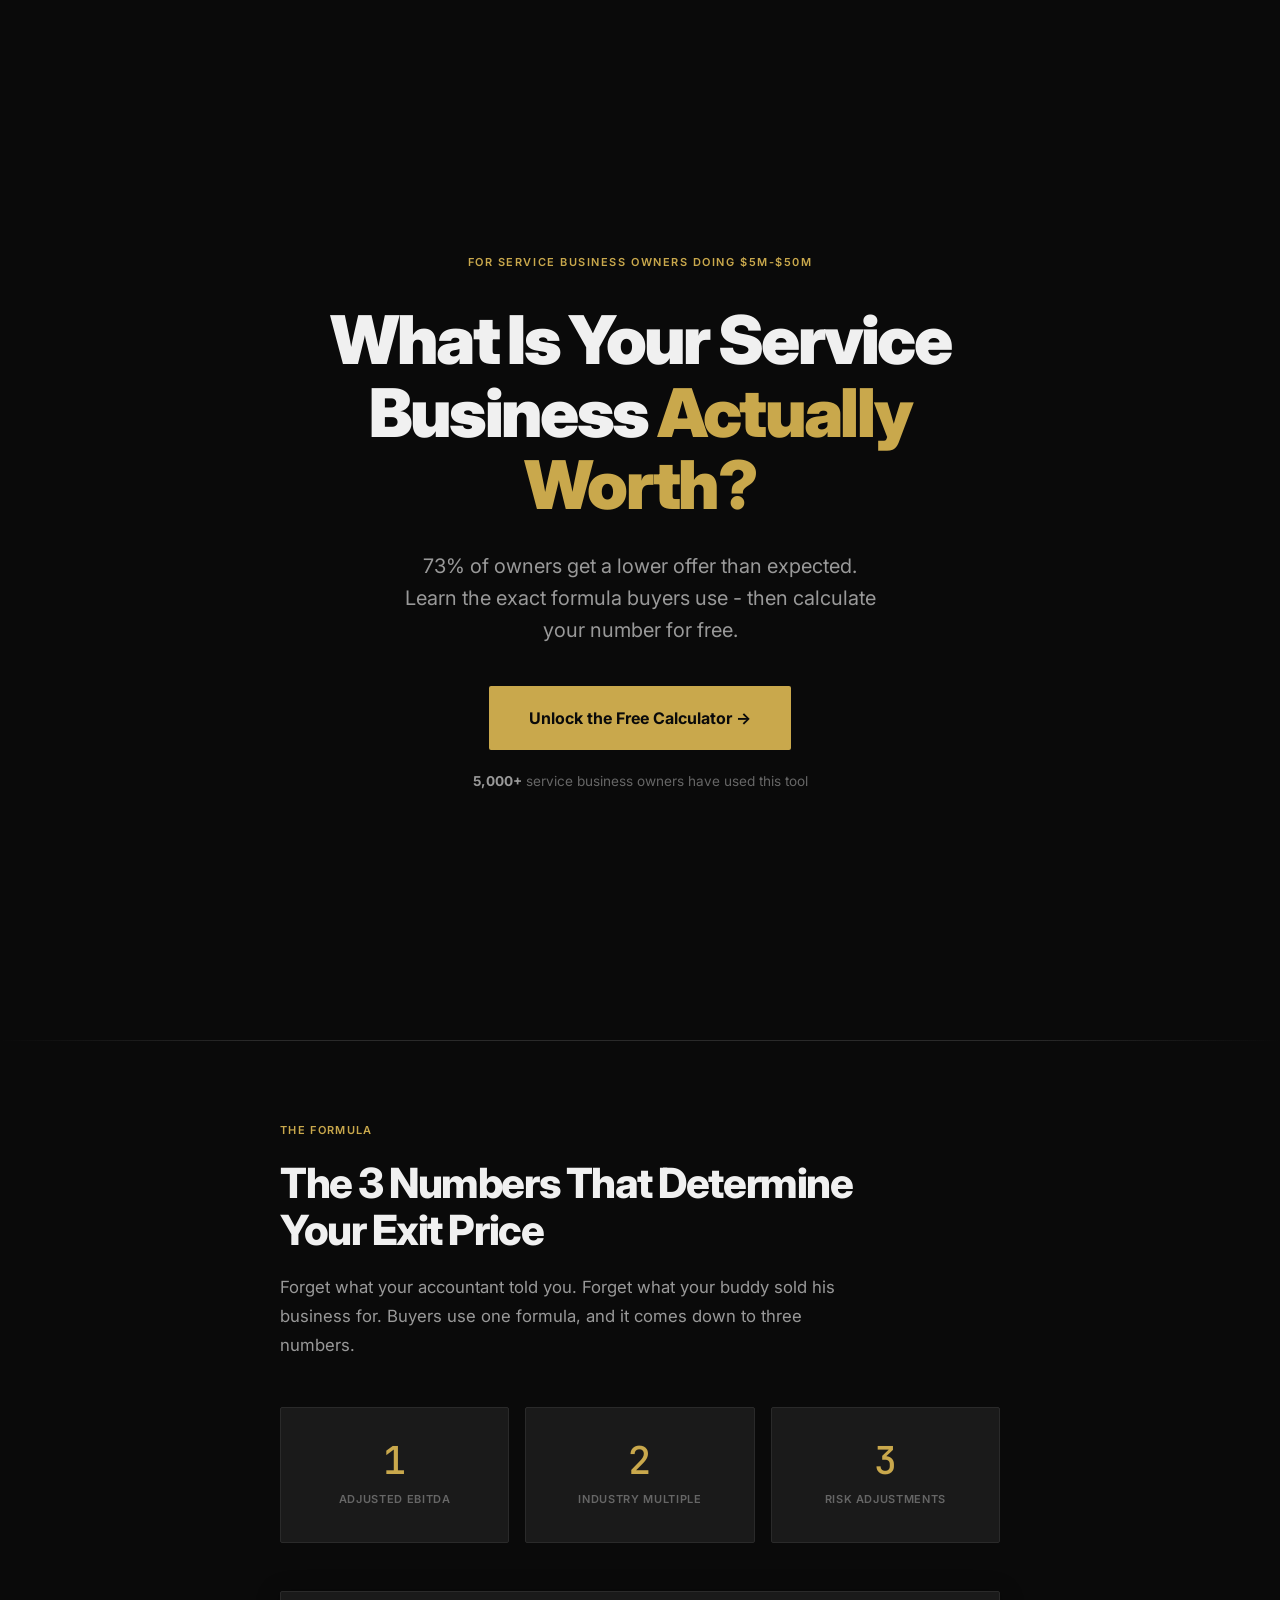
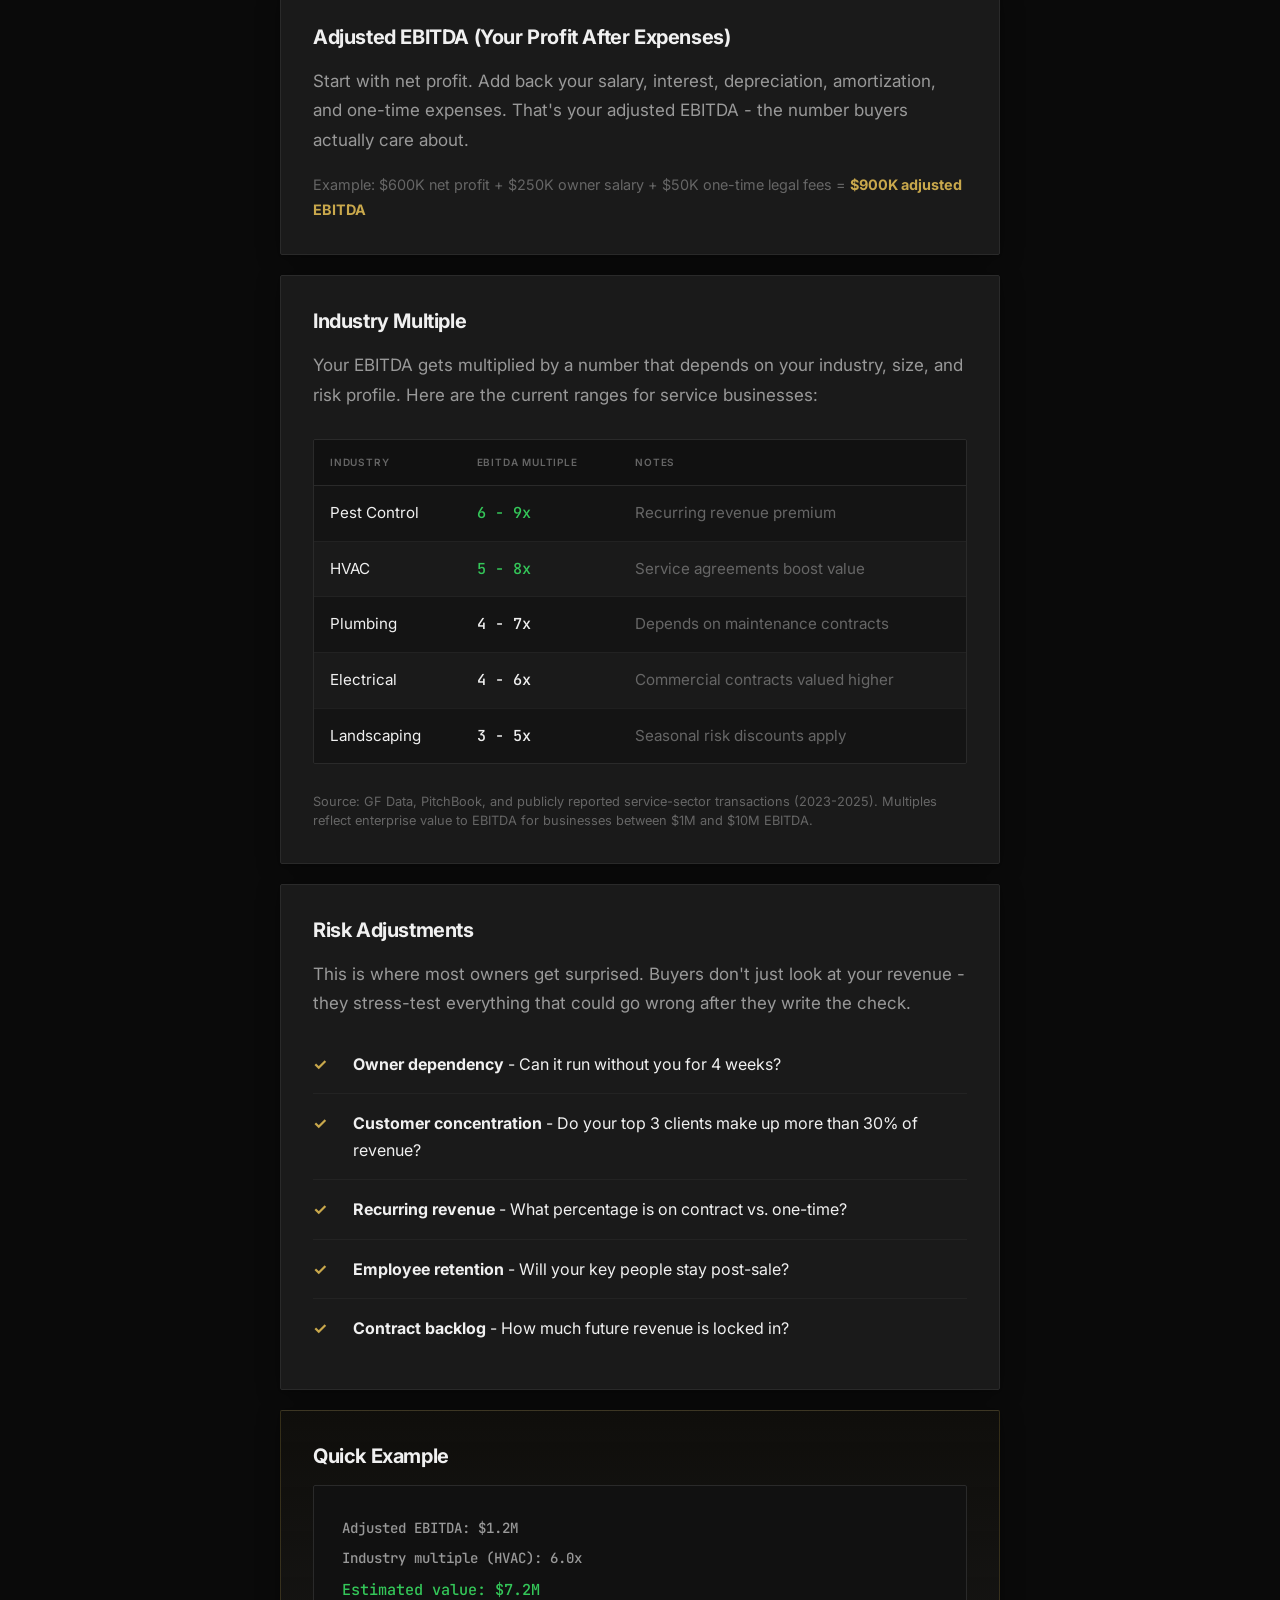
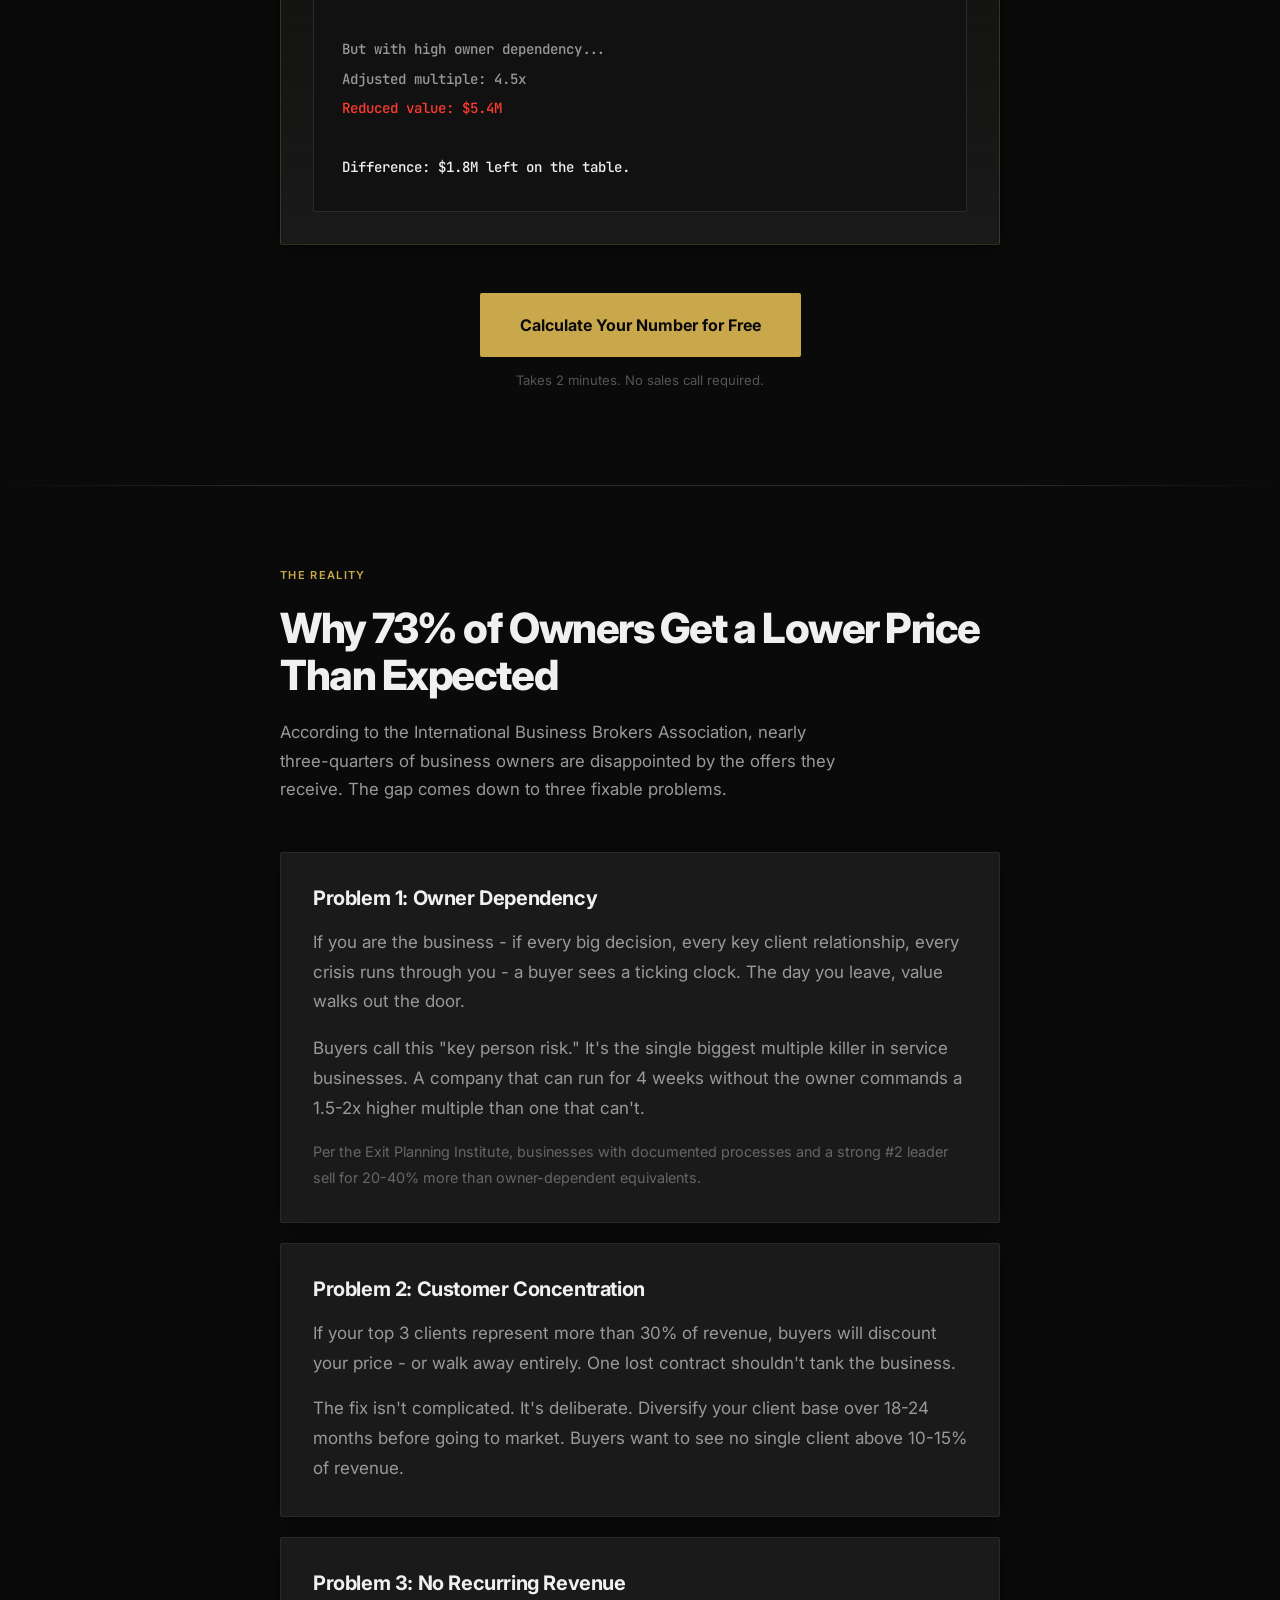
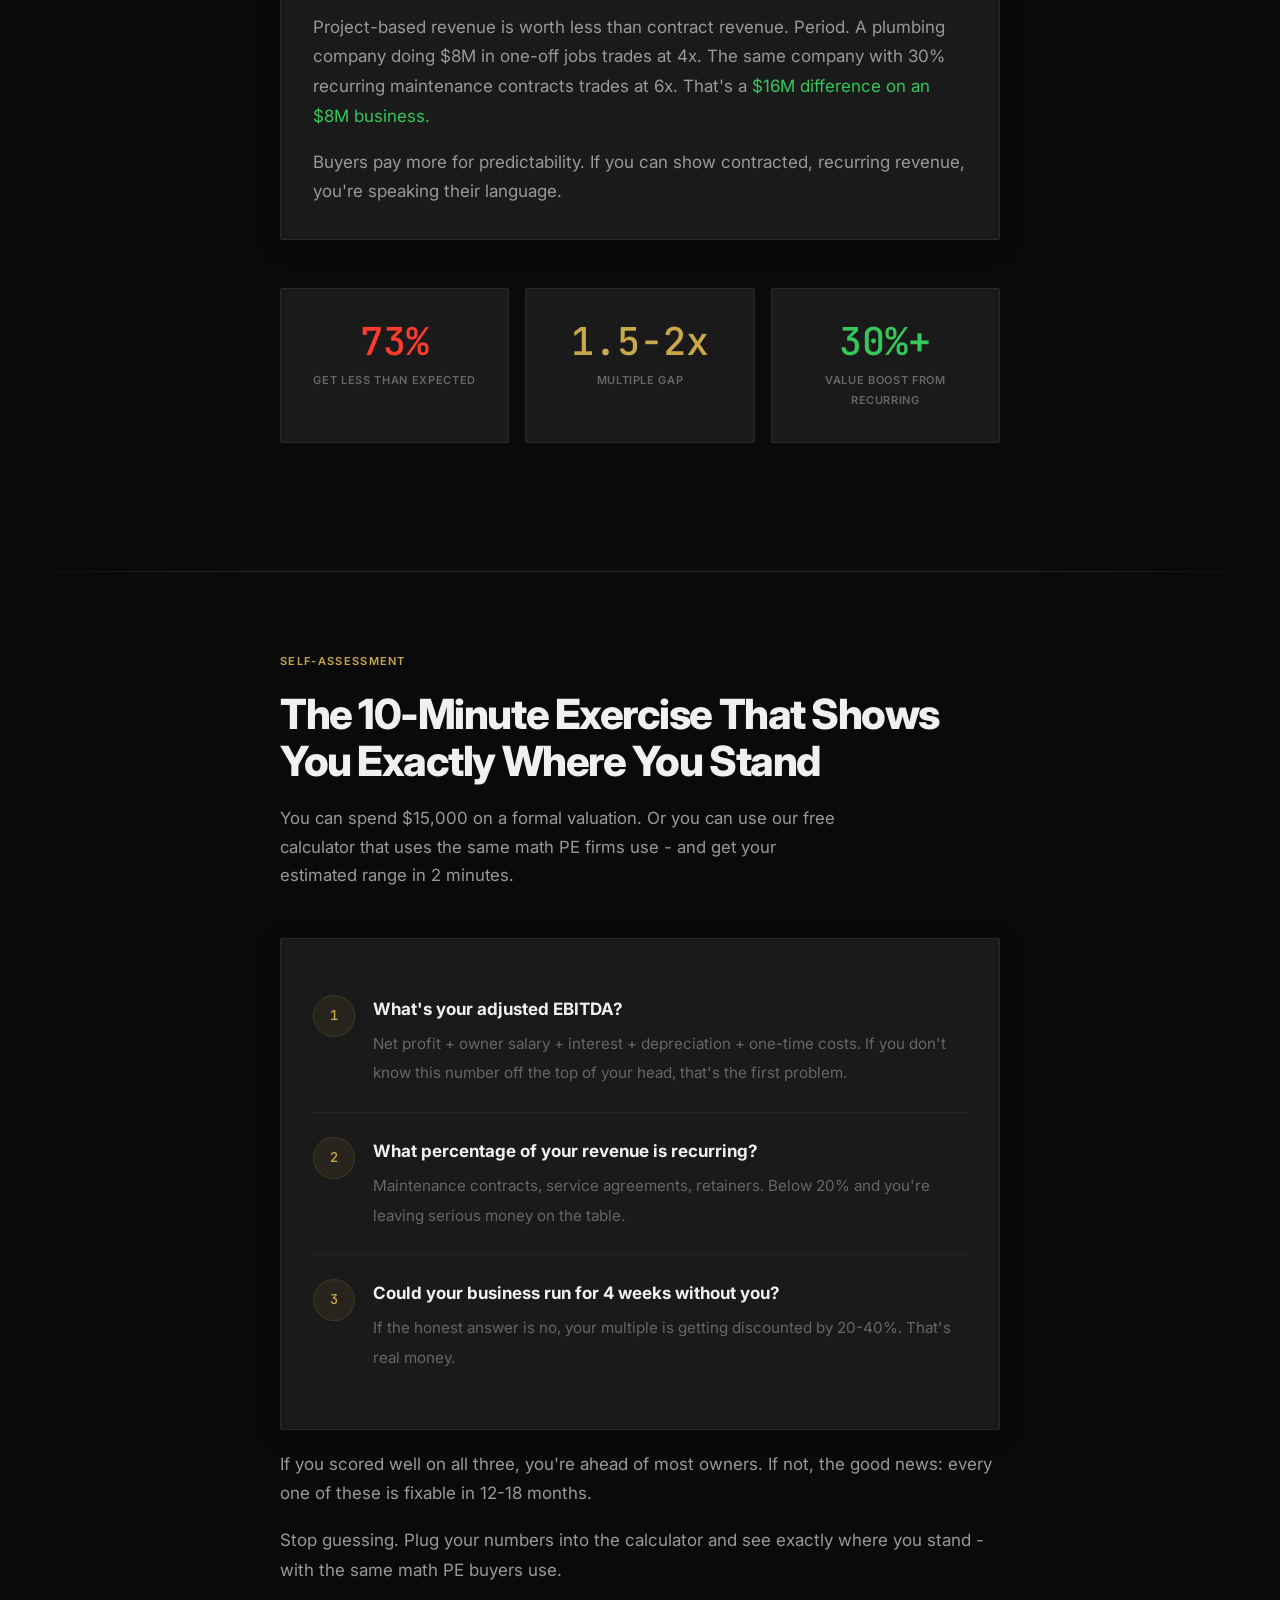
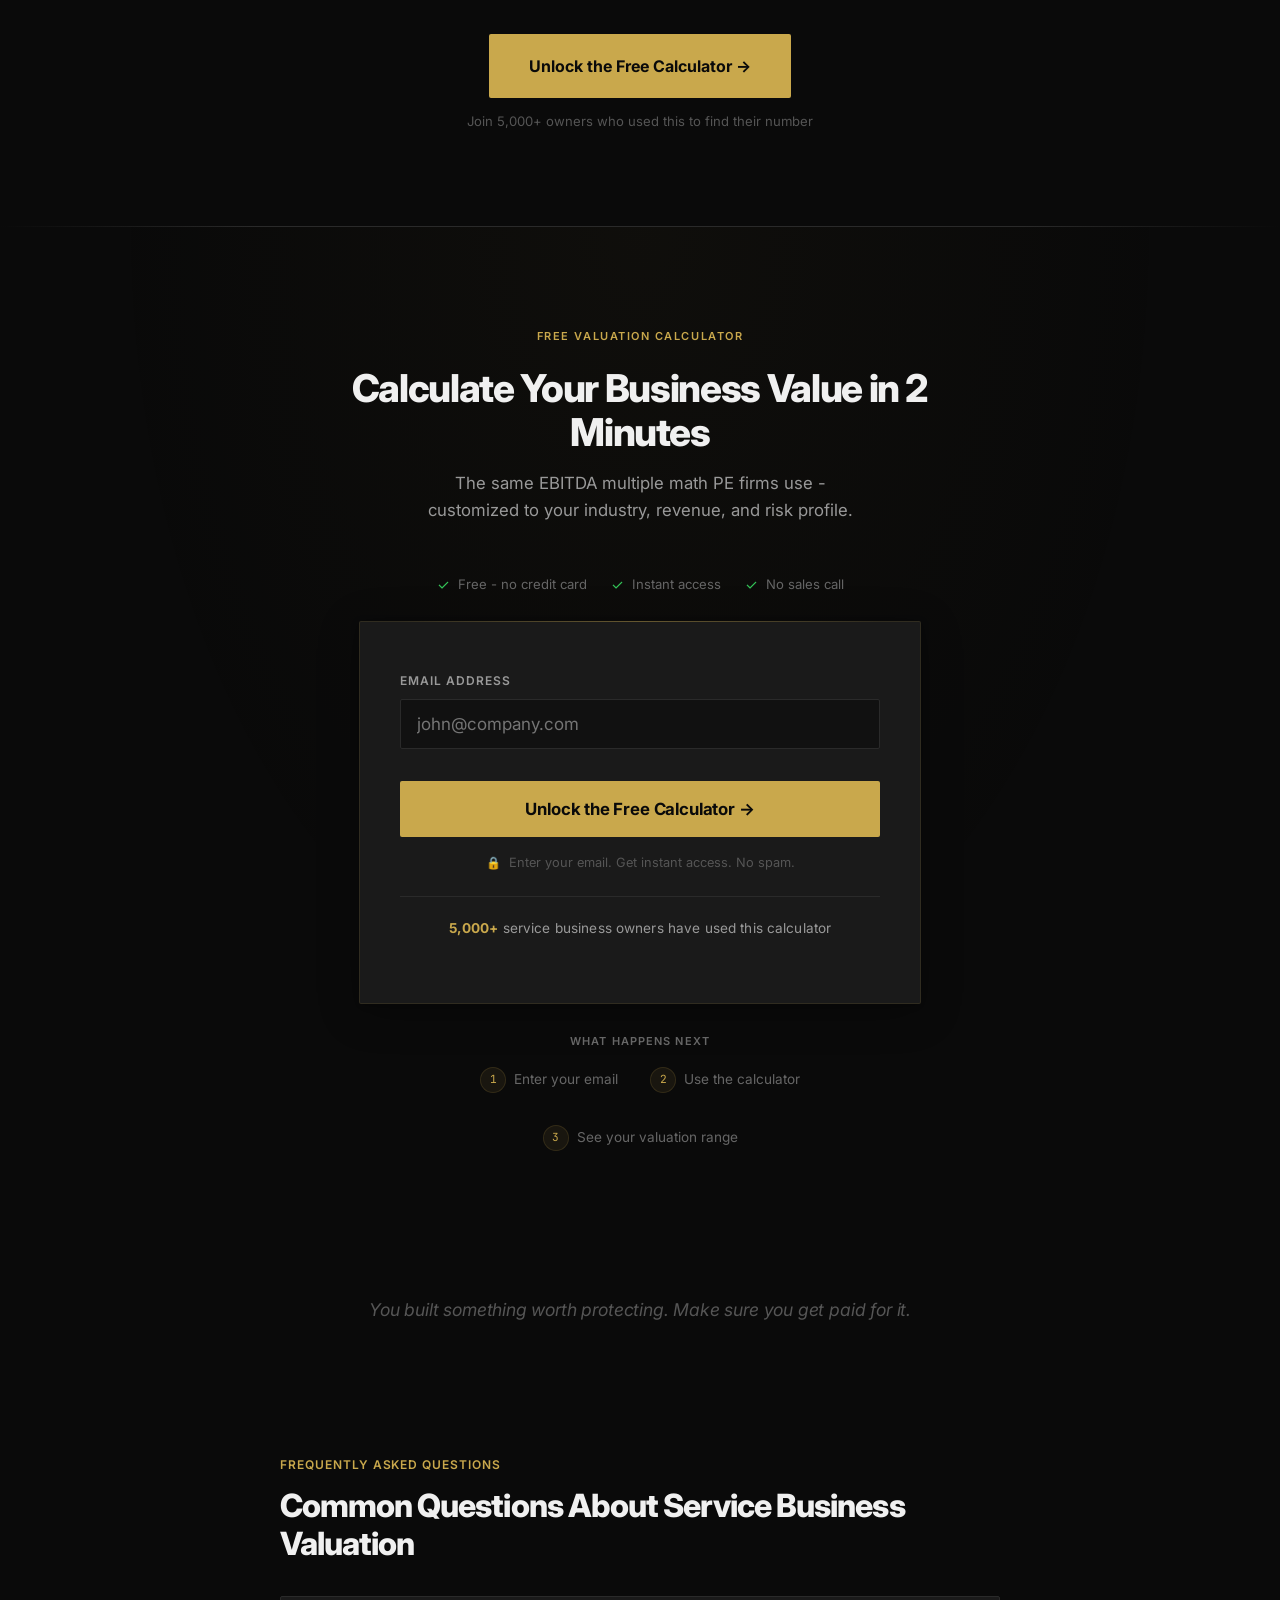
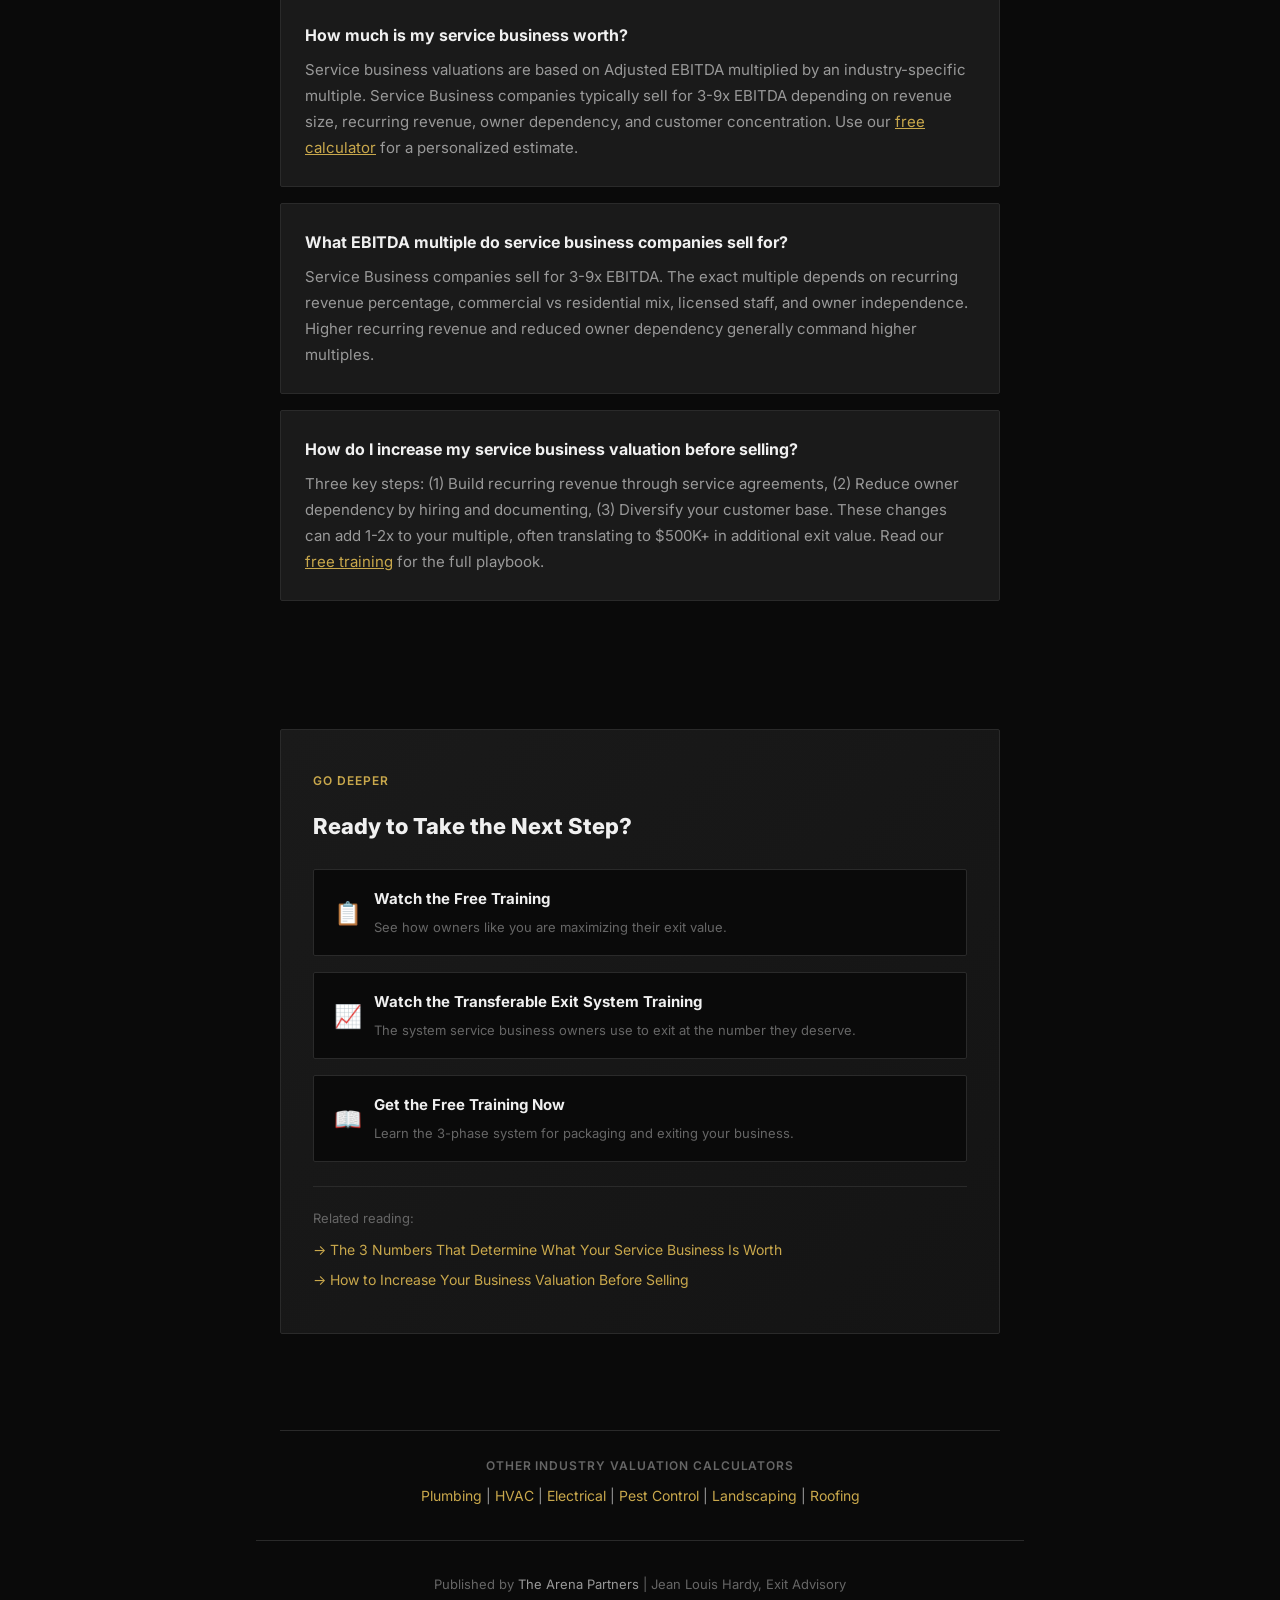
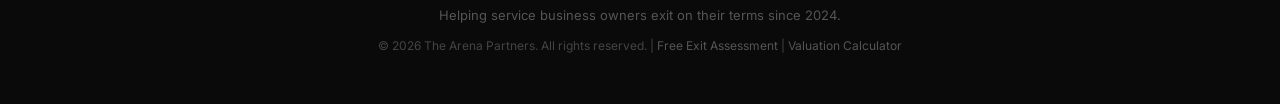
<file: index.html>
<!DOCTYPE html>
<html lang="en">
<head>
    <meta name="google-site-verification" content="7tAA2Qm28awSrajaxSXie-OQLRezC1XZXgGrlalWngw" />
  <meta charset="UTF-8">
  <meta name="viewport" content="width=device-width, initial-scale=1.0">
  <title>What Is Your Service Business Worth? Free 2026 Valuation Guide | The Arena</title>
  <meta name="description" content="Find out what your service business is worth in 2026. Service Business-specific EBITDA multiples (3-9x EBITDA), real buyer math, and a free calculator to estimate your exit price.">
  <meta name="keywords" content="what is my business worth, business valuation calculator, service business valuation, how much is my business worth, EBITDA multiple, business exit price">
  <link rel="canonical" href="https://vivianashford.github.io/satellite-valuation/">
  <!-- Open Graph -->
  <meta property="og:title" content="What Is Your Service Business Worth? Free 2026 Valuation Guide | The Arena">
  <meta property="og:description" content="Find out what your service business is worth in 2026. Service Business-specific EBITDA multiples (3-9x EBITDA), real buyer math, and a free calculator to estimate your exit price.">
  <meta property="og:image" content="https://thearenapartners.com/images/arena-og-default.png">
  <meta property="og:url" content="https://vivianashford.github.io/satellite-valuation/">
  <meta property="og:type" content="website">
  <meta property="og:site_name" content="The Arena Partners">
  <!-- Twitter Card -->
  <meta name="twitter:card" content="summary_large_image">
  <meta name="twitter:title" content="What Is Your Service Business Worth? Free 2026 Valuation Guide | The Arena">
  <meta name="twitter:description" content="Find out what your service business is worth in 2026. Service Business-specific EBITDA multiples (3-9x EBITDA), real buyer math, and a free calculator to estimate your exit price.">
  <!-- Schema.org - WebPage -->
  <script type="application/ld+json">
  {
    "@context": "https://schema.org",
    "@type": "WebPage",
    "name": "Service Business Valuation Guide - Free 2026 Guide",
    "url": "https://vivianashford.github.io/satellite-valuation/",
    "description": "Find out what your service business is worth in 2026. Service Business-specific EBITDA multiples (3-9x EBITDA), real buyer math, and a free calculator to estimate your exit price.",
    "publisher": {
      "@type": "Organization",
      "name": "The Arena Partners",
      "url": "https://thearenapartners.com"
    },
    "author": {
      "@type": "Person",
      "name": "Jean Louis Hardy",
      "jobTitle": "Exit Advisory",
      "worksFor": {
        "@type": "Organization",
        "name": "The Arena Partners"
      }
    },
    "datePublished": "2026-01-15",
    "dateModified": "2026-03-28"
  }
  </script>

  <!-- Schema.org - BreadcrumbList -->
  <script type="application/ld+json">
  {
    "@context": "https://schema.org",
    "@type": "BreadcrumbList",
    "itemListElement": [
      {
        "@type": "ListItem",
        "position": 1,
        "name": "The Arena Partners",
        "item": "https://thearenapartners.com"
      },
      {
        "@type": "ListItem",
        "position": 2,
        "name": "Service Business Valuation Guide",
        "item": "https://vivianashford.github.io/satellite-valuation/"
      }
    ]
  }
  </script>
  <!-- Schema.org - FAQPage -->
  <script type="application/ld+json">
  {
    "@context": "https://schema.org",
    "@type": "FAQPage",
    "mainEntity": [
      {
        "@type": "Question",
        "name": "How much is my service business worth?",
        "acceptedAnswer": {
          "@type": "Answer",
          "text": "Service business valuations are based on Adjusted EBITDA multiplied by an industry-specific multiple. Service Business companies typically sell for 3-9x EBITDA depending on revenue size, recurring revenue percentage, owner dependency, and customer diversification. Use our free calculator for a personalized estimate."
        }
      },
      {
        "@type": "Question",
        "name": "What EBITDA multiple do service business companies sell for?",
        "acceptedAnswer": {
          "@type": "Answer",
          "text": "Service Business companies sell for 3-9x EBITDA. The exact multiple depends on factors like recurring revenue, commercial vs residential mix, licensed staff on payroll, and whether the owner is still running day-to-day operations. Higher revenue and more recurring contracts generally command higher multiples."
        }
      },
      {
        "@type": "Question",
        "name": "How do I increase my service business valuation before selling?",
        "acceptedAnswer": {
          "@type": "Answer",
          "text": "Three key steps to increase your service business valuation: (1) Build recurring revenue through service agreements and maintenance contracts, (2) Reduce owner dependency by hiring managers and documenting processes, (3) Diversify your customer base so no single client represents more than 15% of revenue. These changes can add 1-2x to your EBITDA multiple, often translating to $500K+ in additional exit value."
        }
      }
    ]
  }
  </script>


  <!-- Fonts -->
  <link rel="preconnect" href="https://fonts.googleapis.com">
  <link rel="preconnect" href="https://fonts.gstatic.com" crossorigin>
  <link href="https://fonts.googleapis.com/css2?family=Inter:wght@400;600;700;800;900&family=JetBrains+Mono:wght@500&display=swap" rel="stylesheet">

  <!-- Google Analytics -->
  <script async src="https://www.googletagmanager.com/gtag/js?id=G-SDMM90P63D"></script>
  <script>
    window.dataLayer = window.dataLayer || [];
    function gtag(){dataLayer.push(arguments);}
    gtag('js', new Date());
    gtag('config', 'G-SDMM90P63D');
  </script>
</head>
<body style="font-family: 'Inter', -apple-system, BlinkMacSystemFont, 'Segoe UI', Roboto, sans-serif; background: #0a0a0a; color: #f0f0f0; line-height: 1.75; font-size: 17px; -webkit-font-smoothing: antialiased; -moz-osx-font-smoothing: grayscale; margin: 0; padding: 0; overflow-x: hidden;">

  <!-- ==================== HERO ==================== -->
  <section style="min-height: 100vh; min-height: 100svh; display: flex; flex-direction: column; align-items: center; justify-content: center; text-align: center; padding: 80px 20px 60px; position: relative;">
    <div style="font-weight: 600; font-size: 11px; text-transform: uppercase; letter-spacing: 0.14em; color: #C9A84C; margin-bottom: 32px; opacity: 0; animation: fadeUp 0.8s ease 0.2s forwards;">For Service Business Owners Doing $5M-$50M</div>
    <h1 style="font-weight: 900; font-size: clamp(2.6rem, 7vw, 4.2rem); line-height: 1.08; letter-spacing: -0.04em; color: #f0f0f0; margin: 0 0 28px; max-width: 680px; opacity: 0; animation: fadeUp 0.8s ease 0.4s forwards;">What Is Your Service<br>Business <span style="color: #C9A84C;">Actually Worth?</span></h1>
    <p style="font-weight: 400; font-size: clamp(1.05rem, 2.5vw, 1.25rem); color: #999; line-height: 1.6; max-width: 480px; margin: 0 auto 40px; opacity: 0; animation: fadeUp 0.8s ease 0.6s forwards;">73% of owners get a lower offer than expected. Learn the exact formula buyers use - then calculate your number for free.</p>
    <a href="#get-calculator" style="display: inline-block; padding: 18px 40px; font-size: 1rem; font-weight: 700; color: #0a0a0a; background: #C9A84C; border-radius: 2px; text-decoration: none; transition: transform 0.15s ease, box-shadow 0.15s ease, background 0.2s ease; opacity: 0; animation: fadeUp 0.8s ease 0.8s forwards; cursor: pointer;" onmouseover="this.style.background='#D4B65C'; this.style.transform='translateY(-1px)'; this.style.boxShadow='0 12px 40px rgba(201,168,76,0.15)';" onmouseout="this.style.background='#C9A84C'; this.style.transform='translateY(0)'; this.style.boxShadow='none';">Unlock the Free Calculator &rarr;</a>
    <p style="margin-top: 20px; font-size: 0.85rem; color: #666; opacity: 0; animation: fadeUp 0.8s ease 1.0s forwards;"><strong style="color: #999;">5,000+</strong> service business owners have used this tool</p>
  </section>

  <hr style="height: 1px; border: none; margin: 0; background: linear-gradient(90deg, transparent, #2a2a2a 20%, #2a2a2a 80%, transparent);">

  <!-- ==================== THE 3 NUMBERS ==================== -->
  <section style="padding: 80px 0;" class="section-desktop">
    <div style="max-width: 720px; margin: 0 auto; padding: 0 24px;">
      <div class="reveal" style="opacity: 0; transform: translateY(24px); transition: opacity 0.7s ease, transform 0.7s ease;">
        <span style="font-weight: 600; font-size: 11px; text-transform: uppercase; letter-spacing: 0.12em; color: #C9A84C; margin-bottom: 20px; display: block;">The Formula</span>
        <h2 style="font-weight: 800; font-size: clamp(1.8rem, 4vw, 2.6rem); line-height: 1.12; letter-spacing: -0.035em; color: #f0f0f0; margin: 0 0 20px;">The 3 Numbers That Determine<br>Your Exit Price</h2>
        <p style="font-size: 1.05rem; color: #999; max-width: 560px; line-height: 1.7; margin-bottom: 48px;">Forget what your accountant told you. Forget what your buddy sold his business for. Buyers use one formula, and it comes down to three numbers.</p>
      </div>

      <div class="reveal" style="display: grid; grid-template-columns: repeat(3, 1fr); gap: 16px; margin: 48px 0; opacity: 0; transform: translateY(24px); transition: opacity 0.7s ease, transform 0.7s ease;">
        <div style="background: #1a1a1a; border: 1px solid #2a2a2a; border-radius: 2px; padding: 32px 20px; text-align: center;">
          <div style="font-family: 'JetBrains Mono', monospace; font-weight: 500; font-size: clamp(1.8rem, 4vw, 2.4rem); color: #C9A84C; line-height: 1.1; margin-bottom: 8px;">1</div>
          <div style="font-weight: 600; font-size: 11px; text-transform: uppercase; letter-spacing: 0.06em; color: #666;">Adjusted EBITDA</div>
        </div>
        <div style="background: #1a1a1a; border: 1px solid #2a2a2a; border-radius: 2px; padding: 32px 20px; text-align: center;">
          <div style="font-family: 'JetBrains Mono', monospace; font-weight: 500; font-size: clamp(1.8rem, 4vw, 2.4rem); color: #C9A84C; line-height: 1.1; margin-bottom: 8px;">2</div>
          <div style="font-weight: 600; font-size: 11px; text-transform: uppercase; letter-spacing: 0.06em; color: #666;">Industry Multiple</div>
        </div>
        <div style="background: #1a1a1a; border: 1px solid #2a2a2a; border-radius: 2px; padding: 32px 20px; text-align: center;">
          <div style="font-family: 'JetBrains Mono', monospace; font-weight: 500; font-size: clamp(1.8rem, 4vw, 2.4rem); color: #C9A84C; line-height: 1.1; margin-bottom: 8px;">3</div>
          <div style="font-weight: 600; font-size: 11px; text-transform: uppercase; letter-spacing: 0.06em; color: #666;">Risk Adjustments</div>
        </div>
      </div>

      <div class="reveal" style="background: #1a1a1a; border: 1px solid #2a2a2a; border-radius: 2px; padding: 32px; margin-bottom: 20px; box-shadow: 0 4px 24px rgba(0,0,0,0.3), 0 1px 4px rgba(0,0,0,0.2); opacity: 0; transform: translateY(24px); transition: opacity 0.7s ease, transform 0.7s ease;">
        <h3 style="font-weight: 700; font-size: 1.25rem; letter-spacing: -0.02em; color: #f0f0f0; margin: 0 0 16px; line-height: 1.3;">Adjusted EBITDA (Your Profit After Expenses)</h3>
        <p style="color: #999; margin-bottom: 16px;">Start with net profit. Add back your salary, interest, depreciation, amortization, and one-time expenses. That's your adjusted EBITDA - the number buyers actually care about.</p>
        <p style="color: #666; font-size: 0.9rem; margin: 0;">Example: $600K net profit + $250K owner salary + $50K one-time legal fees = <strong style="color: #C9A84C;">$900K adjusted EBITDA</strong></p>
      </div>

      <div class="reveal" style="background: #1a1a1a; border: 1px solid #2a2a2a; border-radius: 2px; padding: 32px; margin-bottom: 20px; box-shadow: 0 4px 24px rgba(0,0,0,0.3), 0 1px 4px rgba(0,0,0,0.2); opacity: 0; transform: translateY(24px); transition: opacity 0.7s ease, transform 0.7s ease;">
        <h3 style="font-weight: 700; font-size: 1.25rem; letter-spacing: -0.02em; color: #f0f0f0; margin: 0 0 16px; line-height: 1.3;">Industry Multiple</h3>
        <p style="color: #999; margin-bottom: 16px;">Your EBITDA gets multiplied by a number that depends on your industry, size, and risk profile. Here are the current ranges for service businesses:</p>

        <div style="margin: 28px 0; border: 1px solid #2a2a2a; border-radius: 2px; overflow: hidden;">
          <table style="width: 100%; border-collapse: collapse;">
            <thead>
              <tr>
                <th style="font-weight: 600; font-size: 10px; text-transform: uppercase; letter-spacing: 0.08em; color: #666; background: #111; padding: 14px 16px; text-align: left; border-bottom: 1px solid #2a2a2a;">Industry</th>
                <th style="font-weight: 600; font-size: 10px; text-transform: uppercase; letter-spacing: 0.08em; color: #666; background: #111; padding: 14px 16px; text-align: left; border-bottom: 1px solid #2a2a2a;">EBITDA Multiple</th>
                <th style="font-weight: 600; font-size: 10px; text-transform: uppercase; letter-spacing: 0.08em; color: #666; background: #111; padding: 14px 16px; text-align: left; border-bottom: 1px solid #2a2a2a;">Notes</th>
              </tr>
            </thead>
            <tbody>
              <tr style="background: #141414;">
                <td style="font-size: 0.95rem; color: #f0f0f0; padding: 14px 16px; border-bottom: 1px solid rgba(42,42,42,0.5);">Pest Control</td>
                <td style="font-family: 'JetBrains Mono', monospace; font-weight: 500; font-size: 0.95rem; color: #34C759; padding: 14px 16px; border-bottom: 1px solid rgba(42,42,42,0.5);">6 - 9x</td>
                <td style="font-size: 0.95rem; color: #666; padding: 14px 16px; border-bottom: 1px solid rgba(42,42,42,0.5);">Recurring revenue premium</td>
              </tr>
              <tr style="background: #1a1a1a;">
                <td style="font-size: 0.95rem; color: #f0f0f0; padding: 14px 16px; border-bottom: 1px solid rgba(42,42,42,0.5);">HVAC</td>
                <td style="font-family: 'JetBrains Mono', monospace; font-weight: 500; font-size: 0.95rem; color: #34C759; padding: 14px 16px; border-bottom: 1px solid rgba(42,42,42,0.5);">5 - 8x</td>
                <td style="font-size: 0.95rem; color: #666; padding: 14px 16px; border-bottom: 1px solid rgba(42,42,42,0.5);">Service agreements boost value</td>
              </tr>
              <tr style="background: #141414;">
                <td style="font-size: 0.95rem; color: #f0f0f0; padding: 14px 16px; border-bottom: 1px solid rgba(42,42,42,0.5);">Plumbing</td>
                <td style="font-family: 'JetBrains Mono', monospace; font-weight: 500; font-size: 0.95rem; color: #f0f0f0; padding: 14px 16px; border-bottom: 1px solid rgba(42,42,42,0.5);">4 - 7x</td>
                <td style="font-size: 0.95rem; color: #666; padding: 14px 16px; border-bottom: 1px solid rgba(42,42,42,0.5);">Depends on maintenance contracts</td>
              </tr>
              <tr style="background: #1a1a1a;">
                <td style="font-size: 0.95rem; color: #f0f0f0; padding: 14px 16px; border-bottom: 1px solid rgba(42,42,42,0.5);">Electrical</td>
                <td style="font-family: 'JetBrains Mono', monospace; font-weight: 500; font-size: 0.95rem; color: #f0f0f0; padding: 14px 16px; border-bottom: 1px solid rgba(42,42,42,0.5);">4 - 6x</td>
                <td style="font-size: 0.95rem; color: #666; padding: 14px 16px; border-bottom: 1px solid rgba(42,42,42,0.5);">Commercial contracts valued higher</td>
              </tr>
              <tr style="background: #141414;">
                <td style="font-size: 0.95rem; color: #f0f0f0; padding: 14px 16px;">Landscaping</td>
                <td style="font-family: 'JetBrains Mono', monospace; font-weight: 500; font-size: 0.95rem; color: #f0f0f0; padding: 14px 16px;">3 - 5x</td>
                <td style="font-size: 0.95rem; color: #666; padding: 14px 16px;">Seasonal risk discounts apply</td>
              </tr>
            </tbody>
          </table>
        </div>
        <p style="font-size: 0.8rem; color: #666; margin: 12px 0 0; line-height: 1.5;">Source: GF Data, PitchBook, and publicly reported service-sector transactions (2023-2025). Multiples reflect enterprise value to EBITDA for businesses between $1M and $10M EBITDA.</p>
      </div>

      <div class="reveal" style="background: #1a1a1a; border: 1px solid #2a2a2a; border-radius: 2px; padding: 32px; margin-bottom: 20px; box-shadow: 0 4px 24px rgba(0,0,0,0.3), 0 1px 4px rgba(0,0,0,0.2); opacity: 0; transform: translateY(24px); transition: opacity 0.7s ease, transform 0.7s ease;">
        <h3 style="font-weight: 700; font-size: 1.25rem; letter-spacing: -0.02em; color: #f0f0f0; margin: 0 0 16px; line-height: 1.3;">Risk Adjustments</h3>
        <p style="color: #999; margin-bottom: 16px;">This is where most owners get surprised. Buyers don't just look at your revenue - they stress-test everything that could go wrong after they write the check.</p>
        <ul style="list-style: none; padding: 0; margin: 0;">
          <li style="padding: 16px 0 16px 40px; position: relative; border-bottom: 1px solid rgba(42,42,42,0.6); color: #f0f0f0; font-size: 1rem; line-height: 1.65;"><span style="position: absolute; left: 0; top: 16px; color: #C9A84C; font-weight: 700;">&#10003;</span><strong>Owner dependency</strong> - Can it run without you for 4 weeks?</li>
          <li style="padding: 16px 0 16px 40px; position: relative; border-bottom: 1px solid rgba(42,42,42,0.6); color: #f0f0f0; font-size: 1rem; line-height: 1.65;"><span style="position: absolute; left: 0; top: 16px; color: #C9A84C; font-weight: 700;">&#10003;</span><strong>Customer concentration</strong> - Do your top 3 clients make up more than 30% of revenue?</li>
          <li style="padding: 16px 0 16px 40px; position: relative; border-bottom: 1px solid rgba(42,42,42,0.6); color: #f0f0f0; font-size: 1rem; line-height: 1.65;"><span style="position: absolute; left: 0; top: 16px; color: #C9A84C; font-weight: 700;">&#10003;</span><strong>Recurring revenue</strong> - What percentage is on contract vs. one-time?</li>
          <li style="padding: 16px 0 16px 40px; position: relative; border-bottom: 1px solid rgba(42,42,42,0.6); color: #f0f0f0; font-size: 1rem; line-height: 1.65;"><span style="position: absolute; left: 0; top: 16px; color: #C9A84C; font-weight: 700;">&#10003;</span><strong>Employee retention</strong> - Will your key people stay post-sale?</li>
          <li style="padding: 16px 0 16px 40px; position: relative; color: #f0f0f0; font-size: 1rem; line-height: 1.65;"><span style="position: absolute; left: 0; top: 16px; color: #C9A84C; font-weight: 700;">&#10003;</span><strong>Contract backlog</strong> - How much future revenue is locked in?</li>
        </ul>
      </div>

      <div class="reveal" style="background: linear-gradient(180deg, rgba(201,168,76,0.03) 0%, #1a1a1a 100%); border: 1px solid rgba(201,168,76,0.2); border-radius: 2px; padding: 32px; margin-bottom: 20px; box-shadow: 0 4px 24px rgba(0,0,0,0.3), 0 1px 4px rgba(0,0,0,0.2); opacity: 0; transform: translateY(24px); transition: opacity 0.7s ease, transform 0.7s ease;">
        <h3 style="font-weight: 700; font-size: 1.25rem; letter-spacing: -0.02em; color: #f0f0f0; margin: 0 0 16px; line-height: 1.3;">Quick Example</h3>
        <div style="background: #111; border: 1px solid #2a2a2a; border-radius: 2px; padding: 28px; font-family: 'JetBrains Mono', monospace; font-size: 0.88rem; font-weight: 500; line-height: 2.1; color: #999;">
          Adjusted EBITDA: $1.2M<br>
          Industry multiple (HVAC): 6.0x<br>
          <span style="color: #34C759; font-size: 0.95rem;">Estimated value: $7.2M</span><br><br>
          But with high owner dependency...<br>
          Adjusted multiple: 4.5x<br>
          <span style="color: #FF3B30;">Reduced value: $5.4M</span><br><br>
          <span style="color: #f0f0f0; font-weight: 500;">Difference: $1.8M left on the table.</span>
        </div>
      </div>

      <div class="reveal" style="text-align: center; margin: 48px 0 0; opacity: 0; transform: translateY(24px); transition: opacity 0.7s ease, transform 0.7s ease;">
        <a href="#get-calculator" style="display: inline-block; padding: 18px 40px; font-size: 1rem; font-weight: 700; color: #0a0a0a; background: #C9A84C; border-radius: 2px; text-decoration: none; transition: transform 0.15s ease, box-shadow 0.15s ease, background 0.2s ease; cursor: pointer;" onmouseover="this.style.background='#D4B65C'; this.style.transform='translateY(-1px)'; this.style.boxShadow='0 12px 40px rgba(201,168,76,0.15)';" onmouseout="this.style.background='#C9A84C'; this.style.transform='translateY(0)'; this.style.boxShadow='none';">Calculate Your Number for Free</a>
        <p style="margin-top: 12px; font-size: 0.82rem; color: #555;">Takes 2 minutes. No sales call required.</p>
      </div>
    </div>
  </section>

  <hr style="height: 1px; border: none; margin: 0; background: linear-gradient(90deg, transparent, #2a2a2a 20%, #2a2a2a 80%, transparent);">

  <!-- ==================== WHY OWNERS GET LESS ==================== -->
  <section style="padding: 80px 0;">
    <div style="max-width: 720px; margin: 0 auto; padding: 0 24px;">
      <div class="reveal" style="opacity: 0; transform: translateY(24px); transition: opacity 0.7s ease, transform 0.7s ease;">
        <span style="font-weight: 600; font-size: 11px; text-transform: uppercase; letter-spacing: 0.12em; color: #C9A84C; margin-bottom: 20px; display: block;">The Reality</span>
        <h2 style="font-weight: 800; font-size: clamp(1.8rem, 4vw, 2.6rem); line-height: 1.12; letter-spacing: -0.035em; color: #f0f0f0; margin: 0 0 20px;">Why 73% of Owners Get a Lower Price Than Expected</h2>
        <p style="font-size: 1.05rem; color: #999; max-width: 560px; line-height: 1.7; margin-bottom: 48px;">According to the International Business Brokers Association, nearly three-quarters of business owners are disappointed by the offers they receive. The gap comes down to three fixable problems.</p>
      </div>

      <div class="reveal" style="background: #1a1a1a; border: 1px solid #2a2a2a; border-radius: 2px; padding: 32px; margin-bottom: 20px; box-shadow: 0 4px 24px rgba(0,0,0,0.3), 0 1px 4px rgba(0,0,0,0.2); opacity: 0; transform: translateY(24px); transition: opacity 0.7s ease, transform 0.7s ease;">
        <h3 style="font-weight: 700; font-size: 1.25rem; letter-spacing: -0.02em; color: #f0f0f0; margin: 0 0 16px; line-height: 1.3;">Problem 1: Owner Dependency</h3>
        <p style="color: #999; margin-bottom: 16px;">If you are the business - if every big decision, every key client relationship, every crisis runs through you - a buyer sees a ticking clock. The day you leave, value walks out the door.</p>
        <p style="color: #999; margin-bottom: 16px;">Buyers call this "key person risk." It's the single biggest multiple killer in service businesses. A company that can run for 4 weeks without the owner commands a 1.5-2x higher multiple than one that can't.</p>
        <p style="color: #666; font-size: 0.9rem; margin: 0;">Per the Exit Planning Institute, businesses with documented processes and a strong #2 leader sell for 20-40% more than owner-dependent equivalents.</p>
      </div>

      <div class="reveal" style="background: #1a1a1a; border: 1px solid #2a2a2a; border-radius: 2px; padding: 32px; margin-bottom: 20px; box-shadow: 0 4px 24px rgba(0,0,0,0.3), 0 1px 4px rgba(0,0,0,0.2); opacity: 0; transform: translateY(24px); transition: opacity 0.7s ease, transform 0.7s ease;">
        <h3 style="font-weight: 700; font-size: 1.25rem; letter-spacing: -0.02em; color: #f0f0f0; margin: 0 0 16px; line-height: 1.3;">Problem 2: Customer Concentration</h3>
        <p style="color: #999; margin-bottom: 16px;">If your top 3 clients represent more than 30% of revenue, buyers will discount your price - or walk away entirely. One lost contract shouldn't tank the business.</p>
        <p style="color: #999; margin: 0;">The fix isn't complicated. It's deliberate. Diversify your client base over 18-24 months before going to market. Buyers want to see no single client above 10-15% of revenue.</p>
      </div>

      <div class="reveal" style="background: #1a1a1a; border: 1px solid #2a2a2a; border-radius: 2px; padding: 32px; margin-bottom: 20px; box-shadow: 0 4px 24px rgba(0,0,0,0.3), 0 1px 4px rgba(0,0,0,0.2); opacity: 0; transform: translateY(24px); transition: opacity 0.7s ease, transform 0.7s ease;">
        <h3 style="font-weight: 700; font-size: 1.25rem; letter-spacing: -0.02em; color: #f0f0f0; margin: 0 0 16px; line-height: 1.3;">Problem 3: No Recurring Revenue</h3>
        <p style="color: #999; margin-bottom: 16px;">Project-based revenue is worth less than contract revenue. Period. A plumbing company doing $8M in one-off jobs trades at 4x. The same company with 30% recurring maintenance contracts trades at 6x. That's a <span style="color: #34C759;">$16M difference on an $8M business.</span></p>
        <p style="color: #999; margin: 0;">Buyers pay more for predictability. If you can show contracted, recurring revenue, you're speaking their language.</p>
      </div>

      <div class="reveal" style="display: grid; grid-template-columns: repeat(3, 1fr); gap: 16px; margin: 48px 0; opacity: 0; transform: translateY(24px); transition: opacity 0.7s ease, transform 0.7s ease;">
        <div style="background: #1a1a1a; border: 1px solid #2a2a2a; border-radius: 2px; padding: 32px 20px; text-align: center;">
          <div style="font-family: 'JetBrains Mono', monospace; font-weight: 500; font-size: clamp(1.8rem, 4vw, 2.4rem); color: #FF3B30; line-height: 1.1; margin-bottom: 8px;">73%</div>
          <div style="font-weight: 600; font-size: 11px; text-transform: uppercase; letter-spacing: 0.06em; color: #666;">Get less than expected</div>
        </div>
        <div style="background: #1a1a1a; border: 1px solid #2a2a2a; border-radius: 2px; padding: 32px 20px; text-align: center;">
          <div style="font-family: 'JetBrains Mono', monospace; font-weight: 500; font-size: clamp(1.8rem, 4vw, 2.4rem); color: #C9A84C; line-height: 1.1; margin-bottom: 8px;">1.5-2x</div>
          <div style="font-weight: 600; font-size: 11px; text-transform: uppercase; letter-spacing: 0.06em; color: #666;">Multiple gap</div>
        </div>
        <div style="background: #1a1a1a; border: 1px solid #2a2a2a; border-radius: 2px; padding: 32px 20px; text-align: center;">
          <div style="font-family: 'JetBrains Mono', monospace; font-weight: 500; font-size: clamp(1.8rem, 4vw, 2.4rem); color: #34C759; line-height: 1.1; margin-bottom: 8px;">30%+</div>
          <div style="font-weight: 600; font-size: 11px; text-transform: uppercase; letter-spacing: 0.06em; color: #666;">Value boost from recurring</div>
        </div>
      </div>
    </div>
  </section>

  <hr style="height: 1px; border: none; margin: 0; background: linear-gradient(90deg, transparent, #2a2a2a 20%, #2a2a2a 80%, transparent);">

  <!-- ==================== THE EXERCISE ==================== -->
  <section style="padding: 80px 0;">
    <div style="max-width: 720px; margin: 0 auto; padding: 0 24px;">
      <div class="reveal" style="opacity: 0; transform: translateY(24px); transition: opacity 0.7s ease, transform 0.7s ease;">
        <span style="font-weight: 600; font-size: 11px; text-transform: uppercase; letter-spacing: 0.12em; color: #C9A84C; margin-bottom: 20px; display: block;">Self-Assessment</span>
        <h2 style="font-weight: 800; font-size: clamp(1.8rem, 4vw, 2.6rem); line-height: 1.12; letter-spacing: -0.035em; color: #f0f0f0; margin: 0 0 20px;">The 10-Minute Exercise That Shows You Exactly Where You Stand</h2>
        <p style="font-size: 1.05rem; color: #999; max-width: 560px; line-height: 1.7; margin-bottom: 48px;">You can spend $15,000 on a formal valuation. Or you can use our free calculator that uses the same math PE firms use - and get your estimated range in 2 minutes.</p>
      </div>

      <div class="reveal" style="background: #1a1a1a; border: 1px solid #2a2a2a; border-radius: 2px; padding: 32px; margin-bottom: 20px; box-shadow: 0 4px 24px rgba(0,0,0,0.3), 0 1px 4px rgba(0,0,0,0.2); opacity: 0; transform: translateY(24px); transition: opacity 0.7s ease, transform 0.7s ease;">
        <ol style="list-style: none; padding: 0; margin: 0; counter-reset: step;">
          <li style="padding: 24px 0 24px 60px; position: relative; border-bottom: 1px solid rgba(42,42,42,0.6); counter-increment: step;"><span style="position: absolute; left: 0; top: 24px; width: 40px; height: 40px; background: rgba(201,168,76,0.08); border: 1px solid rgba(201,168,76,0.15); color: #C9A84C; font-family: 'JetBrains Mono', monospace; font-weight: 500; font-size: 0.85rem; border-radius: 50%; display: flex; align-items: center; justify-content: center;">1</span><strong style="color: #f0f0f0; display: block; margin-bottom: 4px;">What's your adjusted EBITDA?</strong><span style="color: #666; font-size: 0.95rem;">Net profit + owner salary + interest + depreciation + one-time costs. If you don't know this number off the top of your head, that's the first problem.</span></li>
          <li style="padding: 24px 0 24px 60px; position: relative; border-bottom: 1px solid rgba(42,42,42,0.6); counter-increment: step;"><span style="position: absolute; left: 0; top: 24px; width: 40px; height: 40px; background: rgba(201,168,76,0.08); border: 1px solid rgba(201,168,76,0.15); color: #C9A84C; font-family: 'JetBrains Mono', monospace; font-weight: 500; font-size: 0.85rem; border-radius: 50%; display: flex; align-items: center; justify-content: center;">2</span><strong style="color: #f0f0f0; display: block; margin-bottom: 4px;">What percentage of your revenue is recurring?</strong><span style="color: #666; font-size: 0.95rem;">Maintenance contracts, service agreements, retainers. Below 20% and you're leaving serious money on the table.</span></li>
          <li style="padding: 24px 0 24px 60px; position: relative; counter-increment: step;"><span style="position: absolute; left: 0; top: 24px; width: 40px; height: 40px; background: rgba(201,168,76,0.08); border: 1px solid rgba(201,168,76,0.15); color: #C9A84C; font-family: 'JetBrains Mono', monospace; font-weight: 500; font-size: 0.85rem; border-radius: 50%; display: flex; align-items: center; justify-content: center;">3</span><strong style="color: #f0f0f0; display: block; margin-bottom: 4px;">Could your business run for 4 weeks without you?</strong><span style="color: #666; font-size: 0.95rem;">If the honest answer is no, your multiple is getting discounted by 20-40%. That's real money.</span></li>
        </ol>
      </div>

      <div class="reveal" style="opacity: 0; transform: translateY(24px); transition: opacity 0.7s ease, transform 0.7s ease;">
        <p style="color: #999; margin-bottom: 16px;">If you scored well on all three, you're ahead of most owners. If not, the good news: every one of these is fixable in 12-18 months.</p>
        <p style="color: #999;">Stop guessing. Plug your numbers into the calculator and see exactly where you stand - with the same math PE buyers use.</p>
      </div>

      <div class="reveal" style="text-align: center; margin: 48px 0 0; opacity: 0; transform: translateY(24px); transition: opacity 0.7s ease, transform 0.7s ease;">
        <a href="#get-calculator" style="display: inline-block; padding: 18px 40px; font-size: 1rem; font-weight: 700; color: #0a0a0a; background: #C9A84C; border-radius: 2px; text-decoration: none; transition: transform 0.15s ease, box-shadow 0.15s ease, background 0.2s ease; cursor: pointer;" onmouseover="this.style.background='#D4B65C'; this.style.transform='translateY(-1px)'; this.style.boxShadow='0 12px 40px rgba(201,168,76,0.15)';" onmouseout="this.style.background='#C9A84C'; this.style.transform='translateY(0)'; this.style.boxShadow='none';">Unlock the Free Calculator &rarr;</a>
        <p style="margin-top: 12px; font-size: 0.82rem; color: #555;">Join 5,000+ owners who used this to find their number</p>
      </div>
    </div>
  </section>

  <hr style="height: 1px; border: none; margin: 0; background: linear-gradient(90deg, transparent, #2a2a2a 20%, #2a2a2a 80%, transparent);">

  <!-- ==================== EMAIL GATE FORM ==================== -->
  <section id="get-calculator" style="padding: 100px 0 80px; position: relative;">
    <div style="position: absolute; top: 0; left: 0; right: 0; bottom: 0; background: radial-gradient(ellipse at 50% 0%, rgba(201,168,76,0.03) 0%, transparent 60%); pointer-events: none;"></div>
    <div style="max-width: 720px; margin: 0 auto; padding: 0 24px;">
      <div class="reveal" style="text-align: center; margin-bottom: 48px; opacity: 0; transform: translateY(24px); transition: opacity 0.7s ease, transform 0.7s ease;">
        <span style="font-weight: 600; font-size: 11px; text-transform: uppercase; letter-spacing: 0.14em; color: #C9A84C; margin-bottom: 20px; display: block;">Free Valuation Calculator</span>
        <h2 style="font-weight: 800; font-size: clamp(1.8rem, 4vw, 2.4rem); letter-spacing: -0.035em; line-height: 1.15; color: #f0f0f0; margin: 0 0 16px;">Calculate Your Business Value in 2 Minutes</h2>
        <p style="font-size: 1.05rem; color: #999; max-width: 460px; margin: 0 auto; line-height: 1.6;">The same EBITDA multiple math PE firms use - customized to your industry, revenue, and risk profile.</p>
      </div>

      <!-- Objection strip -->
      <div class="reveal" style="max-width: 480px; margin: 0 auto 24px; display: flex; justify-content: center; gap: 24px; flex-wrap: wrap; opacity: 0; transform: translateY(24px); transition: opacity 0.7s ease, transform 0.7s ease;">
        <div style="display: flex; align-items: center; gap: 8px; font-size: 0.82rem; color: #666;"><span style="color: #34C759; font-size: 0.9rem;">&#10003;</span> Free - no credit card</div>
        <div style="display: flex; align-items: center; gap: 8px; font-size: 0.82rem; color: #666;"><span style="color: #34C759; font-size: 0.9rem;">&#10003;</span> Instant access</div>
        <div style="display: flex; align-items: center; gap: 8px; font-size: 0.82rem; color: #666;"><span style="color: #34C759; font-size: 0.9rem;">&#10003;</span> No sales call</div>
      </div>

      <div class="reveal" style="background: #1a1a1a; border: 1px solid rgba(201,168,76,0.12); border-radius: 2px; padding: 48px 40px; max-width: 480px; margin: 0 auto; position: relative; box-shadow: 0 8px 40px rgba(0,0,0,0.3), 0 2px 8px rgba(0,0,0,0.2); opacity: 0; transform: translateY(24px); transition: opacity 0.7s ease, transform 0.7s ease;">
        <div style="position: absolute; top: -1px; left: 40px; right: 40px; height: 1px; background: linear-gradient(90deg, transparent, rgba(201,168,76,0.35), transparent);"></div>

        <form action="https://arena-api.jean-475.workers.dev/api/lead-capture" method="POST" id="valuation-form">
          <input type="hidden" name="source" value="satellite-valuation">
          <input type="hidden" name="redirect" value="https://vivianashford.github.io/satellite-valuation/calculator.html">

          <div style="margin-bottom: 20px;">
            <label for="email" style="display: block; font-weight: 600; font-size: 12px; text-transform: uppercase; letter-spacing: 0.08em; color: #999; margin-bottom: 8px;">Email Address</label>
            <input type="email" id="email" name="email" placeholder="john@company.com" required autocomplete="email" inputmode="email" style="width: 100%; min-height: 50px; padding: 14px 16px; font-family: 'Inter', sans-serif; font-size: 17px; color: #f0f0f0; background: #111; border: 1px solid #2a2a2a; border-radius: 2px; outline: none; transition: border-color 0.25s ease, box-shadow 0.25s ease; -webkit-appearance: none; appearance: none; box-sizing: border-box;" onfocus="this.style.borderColor='#C9A84C'; this.style.boxShadow='0 0 0 3px rgba(201,168,76,0.08)';" onblur="this.style.borderColor='#2a2a2a'; this.style.boxShadow='none';">
          </div>

          <button type="submit" id="submit-btn" style="width: 100%; min-height: 56px; padding: 18px 32px; margin-top: 12px; font-family: 'Inter', sans-serif; font-size: 1.05rem; font-weight: 700; letter-spacing: -0.01em; color: #0a0a0a; background: #C9A84C; border: none; border-radius: 2px; cursor: pointer; transition: background 0.2s ease, transform 0.15s ease, box-shadow 0.15s ease;" onmouseover="this.style.background='#D4B65C'; this.style.transform='translateY(-1px)'; this.style.boxShadow='0 12px 40px rgba(201,168,76,0.15)';" onmouseout="this.style.background='#C9A84C'; this.style.transform='translateY(0)'; this.style.boxShadow='none';">Unlock the Free Calculator &rarr;</button>

          <p style="text-align: center; color: #555; font-size: 0.8rem; margin: 16px 0 0; line-height: 1.5;"><span style="display: inline-block; margin-right: 4px; font-size: 0.75rem;">&#128274;</span> Enter your email. Get instant access. No spam.</p>
        </form>

        <p style="text-align: center; color: #999; font-size: 0.85rem; margin-top: 24px; letter-spacing: 0.01em; padding-top: 20px; border-top: 1px solid #2a2a2a;"><strong style="color: #C9A84C;">5,000+</strong> service business owners have used this calculator</p>
      </div>

      <!-- What happens next -->
      <div class="reveal" style="max-width: 480px; margin: 28px auto 0; text-align: center; opacity: 0; transform: translateY(24px); transition: opacity 0.7s ease, transform 0.7s ease;">
        <p style="font-weight: 600; font-size: 11px; text-transform: uppercase; letter-spacing: 0.1em; color: #666; margin-bottom: 16px;">What happens next</p>
        <div style="display: flex; justify-content: center; gap: 32px; flex-wrap: wrap;">
          <div style="display: flex; align-items: center; gap: 8px; font-size: 0.85rem; color: #666;"><span style="width: 24px; height: 24px; background: rgba(201,168,76,0.08); border: 1px solid rgba(201,168,76,0.15); color: #C9A84C; font-family: 'JetBrains Mono', monospace; font-size: 0.7rem; border-radius: 50%; display: flex; align-items: center; justify-content: center; flex-shrink: 0;">1</span> Enter your email</div>
          <div style="display: flex; align-items: center; gap: 8px; font-size: 0.85rem; color: #666;"><span style="width: 24px; height: 24px; background: rgba(201,168,76,0.08); border: 1px solid rgba(201,168,76,0.15); color: #C9A84C; font-family: 'JetBrains Mono', monospace; font-size: 0.7rem; border-radius: 50%; display: flex; align-items: center; justify-content: center; flex-shrink: 0;">2</span> Use the calculator</div>
          <div style="display: flex; align-items: center; gap: 8px; font-size: 0.85rem; color: #666;"><span style="width: 24px; height: 24px; background: rgba(201,168,76,0.08); border: 1px solid rgba(201,168,76,0.15); color: #C9A84C; font-family: 'JetBrains Mono', monospace; font-size: 0.7rem; border-radius: 50%; display: flex; align-items: center; justify-content: center; flex-shrink: 0;">3</span> See your valuation range</div>
        </div>
      </div>
    </div>
  </section>

  <!-- PRIDE CLOSE -->
  <section style="padding: 64px 20px; text-align: center;">
    <p style="color: #555; font-size: 1.1rem; font-style: italic; letter-spacing: -0.01em; font-weight: 400; margin: 0;">You built something worth protecting. Make sure you get paid for it.</p>
  </section>

  <!-- Sticky CTA (mobile only) -->
  <div id="sticky-cta" style="display: none; position: fixed; bottom: 0; left: 0; right: 0; z-index: 999; background: rgba(10,10,10,0.95); backdrop-filter: blur(12px); -webkit-backdrop-filter: blur(12px); border-top: 1px solid rgba(201,168,76,0.15); padding: 12px 20px; text-align: center;">
    <a href="#get-calculator" style="display: block; width: 100%; padding: 16px 24px; font-family: 'Inter', sans-serif; font-size: 0.95rem; font-weight: 700; color: #0a0a0a; background: #C9A84C; border-radius: 2px; text-decoration: none; box-sizing: border-box;">Unlock the Free Calculator &rarr;</a>
  </div>

  <style>
    @keyframes fadeUp {
      from { opacity: 0; transform: translateY(16px); }
      to { opacity: 1; transform: translateY(0); }
    }
    @media (max-width: 600px) {
      .section-desktop .reveal > div[style*="grid-template-columns: repeat(3"] { grid-template-columns: 1fr !important; }
    }
    @media (min-width: 601px) {
      #sticky-cta { display: none !important; }
    }
  </style>

  

<!-- FAQ Section -->
<section style="padding:64px 24px;max-width:720px;margin:0 auto;">
  <p style="font-size:12px;font-weight:600;letter-spacing:0.08em;text-transform:uppercase;color:#C9A84C;margin:0 0 12px;">Frequently Asked Questions</p>
  <h2 style="font-size:clamp(24px,4vw,32px);font-weight:800;letter-spacing:-0.03em;margin:0 0 32px;line-height:1.2;">Common Questions About Service Business Valuation</h2>

  <div style="display:flex;flex-direction:column;gap:16px;">
    <div style="background:#1a1a1a;border:1px solid #2a2a2a;border-radius:2px;padding:24px;">
      <p style="font-weight:700;color:#f0f0f0;margin:0 0 8px;font-size:16px;">How much is my service business worth?</p>
      <p style="color:#999;margin:0;font-size:15px;">Service business valuations are based on Adjusted EBITDA multiplied by an industry-specific multiple. Service Business companies typically sell for 3-9x EBITDA depending on revenue size, recurring revenue, owner dependency, and customer concentration. Use our <a href="calculator.html" style="color:#C9A84C;">free calculator</a> for a personalized estimate.</p>
    </div>
    <div style="background:#1a1a1a;border:1px solid #2a2a2a;border-radius:2px;padding:24px;">
      <p style="font-weight:700;color:#f0f0f0;margin:0 0 8px;font-size:16px;">What EBITDA multiple do service business companies sell for?</p>
      <p style="color:#999;margin:0;font-size:15px;">Service Business companies sell for 3-9x EBITDA. The exact multiple depends on recurring revenue percentage, commercial vs residential mix, licensed staff, and owner independence. Higher recurring revenue and reduced owner dependency generally command higher multiples.</p>
    </div>
    <div style="background:#1a1a1a;border:1px solid #2a2a2a;border-radius:2px;padding:24px;">
      <p style="font-weight:700;color:#f0f0f0;margin:0 0 8px;font-size:16px;">How do I increase my service business valuation before selling?</p>
      <p style="color:#999;margin:0;font-size:15px;">Three key steps: (1) Build recurring revenue through service agreements, (2) Reduce owner dependency by hiring and documenting, (3) Diversify your customer base. These changes can add 1-2x to your multiple, often translating to $500K+ in additional exit value. Read our <a href="training.html" style="color:#C9A84C;">free training</a> for the full playbook.</p>
    </div>
  </div>
</section>

<!-- Hub Cross-Links Section -->
<section style="padding:64px 24px;max-width:720px;margin:0 auto;">
  <div style="background:linear-gradient(135deg, #1a1a1a 0%, #141414 100%);border:1px solid #2a2a2a;border-radius:2px;padding:40px 32px;">
    <p style="font-size:12px;font-weight:600;letter-spacing:0.08em;text-transform:uppercase;color:#C9A84C;margin:0 0 16px;">Go Deeper</p>
    <h3 style="font-size:22px;font-weight:800;margin:0 0 24px;color:#f0f0f0;">Ready to Take the Next Step?</h3>
    <div style="display:flex;flex-direction:column;gap:16px;">
      <a href="https://thearenapartners.com" style="display:flex;align-items:center;gap:12px;padding:16px 20px;background:#0a0a0a;border:1px solid #2a2a2a;border-radius:2px;text-decoration:none;transition:border-color 0.2s;" onmouseover="this.style.borderColor='#C9A84C'" onmouseout="this.style.borderColor='#2a2a2a'">
        <span style="font-size:1.4rem;">&#128203;</span>
        <div>
          <p style="margin:0;font-weight:700;color:#f0f0f0;font-size:15px;">Watch the Free Training</p>
          <p style="margin:4px 0 0;color:#666;font-size:13px;">See how owners like you are maximizing their exit value.</p>
        </div>
      </a>
      <a href="https://thearenapartners.com" style="display:flex;align-items:center;gap:12px;padding:16px 20px;background:#0a0a0a;border:1px solid #2a2a2a;border-radius:2px;text-decoration:none;transition:border-color 0.2s;" onmouseover="this.style.borderColor='#C9A84C'" onmouseout="this.style.borderColor='#2a2a2a'">
        <span style="font-size:1.4rem;">&#128200;</span>
        <div>
          <p style="margin:0;font-weight:700;color:#f0f0f0;font-size:15px;">Watch the Transferable Exit System Training</p>
          <p style="margin:4px 0 0;color:#666;font-size:13px;">The system service business owners use to exit at the number they deserve.</p>
        </div>
      </a>
      <a href="https://thearenapartners.com" style="display:flex;align-items:center;gap:12px;padding:16px 20px;background:#0a0a0a;border:1px solid #2a2a2a;border-radius:2px;text-decoration:none;transition:border-color 0.2s;" onmouseover="this.style.borderColor='#C9A84C'" onmouseout="this.style.borderColor='#2a2a2a'">
        <span style="font-size:1.4rem;">&#128214;</span>
        <div>
          <p style="margin:0;font-weight:700;color:#f0f0f0;font-size:15px;">Get the Free Training Now</p>
          <p style="margin:4px 0 0;color:#666;font-size:13px;">Learn the 3-phase system for packaging and exiting your business.</p>
        </div>
      </a>
    </div>
    <div style="margin-top:24px;padding-top:20px;border-top:1px solid #2a2a2a;">
      <p style="font-size:13px;color:#666;margin:0 0 8px;">Related reading:</p>
      <div style="display:flex;flex-direction:column;gap:6px;">
        <a href="https://thearenapartners.com/blog/3-numbers-service-business-worth.html" style="font-size:14px;color:#C9A84C;text-decoration:none;" onmouseover="this.style.textDecoration='underline'" onmouseout="this.style.textDecoration='none'">&rarr; The 3 Numbers That Determine What Your Service Business Is Worth</a>
        <a href="https://thearenapartners.com/blog/how-to-increase-business-valuation-before-selling.html" style="font-size:14px;color:#C9A84C;text-decoration:none;" onmouseover="this.style.textDecoration='underline'" onmouseout="this.style.textDecoration='none'">&rarr; How to Increase Your Business Valuation Before Selling</a>
      </div>
    </div>
  </div>
</section>

<!-- Other Industry Calculators -->
<section style="padding:32px 24px 0;max-width:720px;margin:0 auto;">
  <div style="border-top:1px solid #2a2a2a;padding-top:24px;text-align:center;">
    <p style="font-size:12px;font-weight:600;letter-spacing:0.08em;text-transform:uppercase;color:#666;margin:0 0 8px;">Other Industry Valuation Calculators</p>
    <p style="font-size:14px;color:#999;margin:0;"><a href="https://vivianashford.github.io/satellite-plumbing/calculator.html" style="color:#C9A84C;text-decoration:none;" onmouseover="this.style.textDecoration='underline'" onmouseout="this.style.textDecoration='none'">Plumbing</a> | <a href="https://vivianashford.github.io/satellite-hvac/calculator.html" style="color:#C9A84C;text-decoration:none;" onmouseover="this.style.textDecoration='underline'" onmouseout="this.style.textDecoration='none'">HVAC</a> | <a href="https://vivianashford.github.io/satellite-electrical/calculator.html" style="color:#C9A84C;text-decoration:none;" onmouseover="this.style.textDecoration='underline'" onmouseout="this.style.textDecoration='none'">Electrical</a> | <a href="https://vivianashford.github.io/satellite-pest-control/calculator.html" style="color:#C9A84C;text-decoration:none;" onmouseover="this.style.textDecoration='underline'" onmouseout="this.style.textDecoration='none'">Pest Control</a> | <a href="https://vivianashford.github.io/satellite-landscaping/calculator.html" style="color:#C9A84C;text-decoration:none;" onmouseover="this.style.textDecoration='underline'" onmouseout="this.style.textDecoration='none'">Landscaping</a> | <a href="https://vivianashford.github.io/satellite-roofing/calculator.html" style="color:#C9A84C;text-decoration:none;" onmouseover="this.style.textDecoration='underline'" onmouseout="this.style.textDecoration='none'">Roofing</a></p>
  </div>
</section>

<!-- E-E-A-T Footer -->
<footer style="padding:32px 24px 48px;max-width:720px;margin:0 auto;border-top:1px solid #2a2a2a;text-align:center;margin-top:32px;">
  <p style="font-size:13px;color:#666;margin:0 0 8px;">Published by <a href="https://thearenapartners.com" style="color:#999;text-decoration:none;">The Arena Partners</a> | Jean Louis Hardy, Exit Advisory</p>
  <p style="font-size:13px;color:#555;margin:0 0 8px;">Helping service business owners exit on their terms since 2024.</p>
  <p style="font-size:12px;color:#444;margin:0;">&copy; 2026 The Arena Partners. All rights reserved. | <a href="https://thearenapartners.com" style="color:#555;text-decoration:none;">Free Exit Assessment</a> | <a href="https://thearenapartners.com" style="color:#555;text-decoration:none;">Valuation Calculator</a></p>
</footer>
<script>
    // Loading state on form submit
    document.getElementById('valuation-form').addEventListener('submit', function() {
      var btn = document.getElementById('submit-btn');
      btn.textContent = 'Unlocking...';
      btn.style.opacity = '0.7';
      btn.style.pointerEvents = 'none';
    });

    // Scroll reveal
    (function() {
      var els = document.querySelectorAll('.reveal');
      var observer = new IntersectionObserver(function(entries) {
        entries.forEach(function(entry) {
          if (entry.isIntersecting) {
            entry.target.classList.add('visible');
            observer.unobserve(entry.target);
          }
        });
      }, { threshold: 0.1, rootMargin: '0px 0px -40px 0px' });
      els.forEach(function(el) { observer.observe(el); });
    })();

    // Make reveal visible
    document.head.insertAdjacentHTML('beforeend', '<style>.reveal.visible { opacity: 1 !important; transform: translateY(0) !important; }</style>');

    // Sticky CTA (show after scrolling past hero on mobile)
    (function() {
      var sticky = document.getElementById('sticky-cta');
      var formSection = document.getElementById('get-calculator');
      if (window.innerWidth <= 600) {
        window.addEventListener('scroll', function() {
          var scrollY = window.scrollY;
          var formTop = formSection.getBoundingClientRect().top + window.scrollY;
          var heroHeight = window.innerHeight;
          if (scrollY > heroHeight && scrollY < formTop - window.innerHeight * 0.5) {
            sticky.style.display = 'block';
          } else {
            sticky.style.display = 'none';
          }
        });
      }
    })();

    // Mobile grid fix
    (function() {
      if (window.innerWidth <= 600) {
        var grids = document.querySelectorAll('[style*="grid-template-columns: repeat(3"]');
        grids.forEach(function(g) { g.style.gridTemplateColumns = '1fr'; });
      }
    })();
  </script>

</body>
</html>
</file>
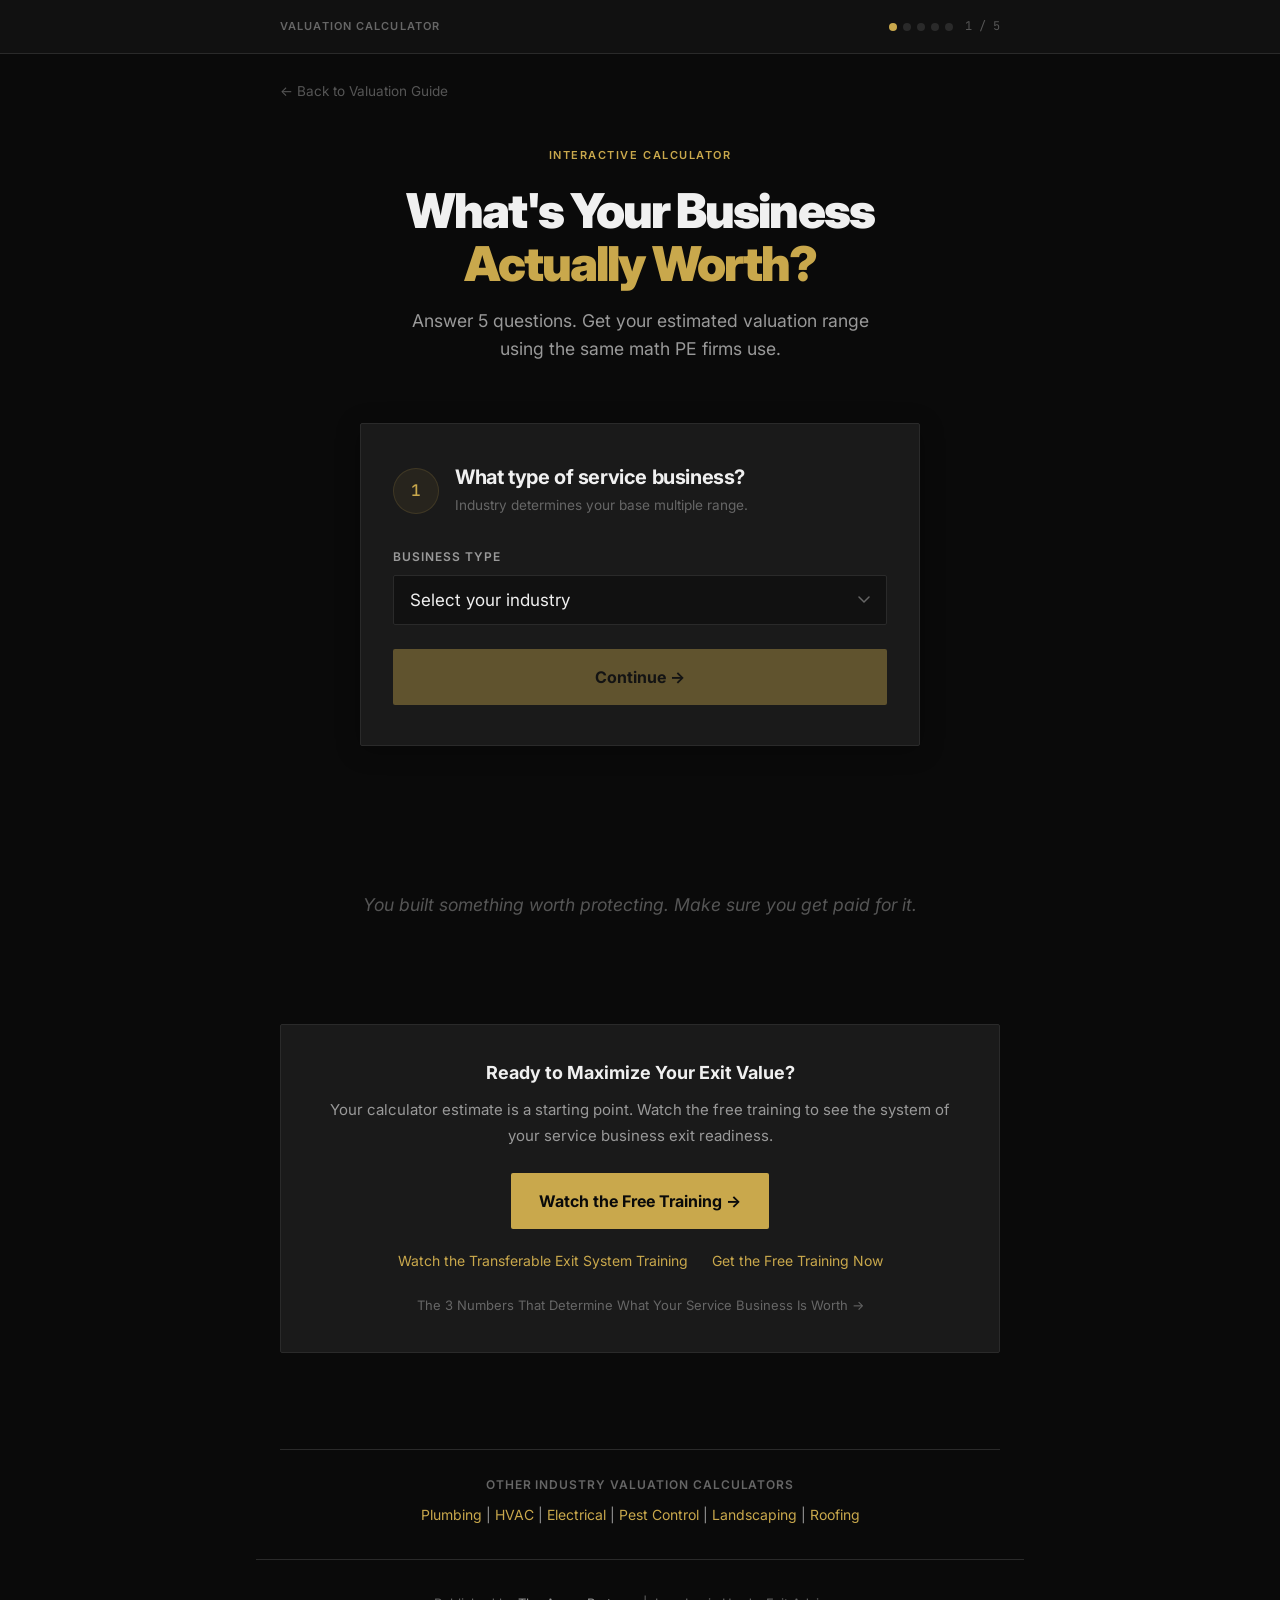
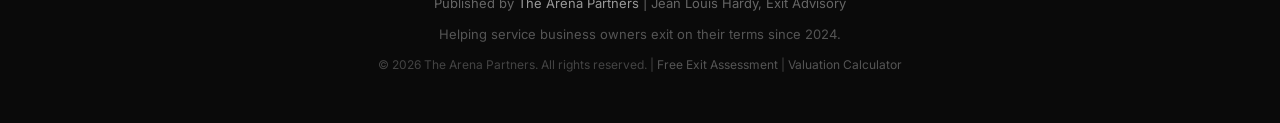
<file: calculator.html>
<!DOCTYPE html>
<html lang="en">
<head>
  <meta charset="UTF-8">
  <meta name="viewport" content="width=device-width, initial-scale=1.0">
  <title>Free Service Business Valuation Calculator | The Arena Partners</title>
  <meta name="description" content="Estimate your service business valuation with our free calculator. No obligation, no signup required. Uses real PE buyer math and service business-specific multiples.">
  <link rel="canonical" href="https://vivianashford.github.io/satellite-valuation/calculator.html">
  <!-- Open Graph -->
  <meta property="og:title" content="Free Service Business Valuation Calculator | The Arena Partners">
  <meta property="og:description" content="Estimate your service business valuation with our free calculator. No obligation, no signup required. Uses real PE buyer math and service business-specific multiples.">
  <meta property="og:image" content="https://thearenapartners.com/images/arena-og-default.png">
  <meta property="og:url" content="https://vivianashford.github.io/satellite-valuation/calculator.html">
  <meta property="og:type" content="website">
  <meta property="og:site_name" content="The Arena Partners">
  <!-- Twitter Card -->
  <meta name="twitter:card" content="summary_large_image">
  <meta name="twitter:title" content="Free Service Business Valuation Calculator | The Arena Partners">
  <meta name="twitter:description" content="Estimate your service business valuation with our free calculator. No obligation, no signup required. Uses real PE buyer math and service business-specific multiples.">
  <!-- Schema.org - WebApplication -->
  <script type="application/ld+json">
  {
    "@context": "https://schema.org",
    "@type": "WebApplication",
    "name": "Service Business Valuation Calculator",
    "url": "https://vivianashford.github.io/satellite-valuation/calculator.html",
    "applicationCategory": "BusinessApplication",
    "operatingSystem": "Web",
    "offers": {
      "@type": "Offer",
      "price": "0",
      "priceCurrency": "USD"
    },
    "publisher": {
      "@type": "Organization",
      "name": "The Arena Partners",
      "url": "https://thearenapartners.com"
    },
    "author": {
      "@type": "Person",
      "name": "Jean Louis Hardy",
      "jobTitle": "Exit Advisory"
    }
  }
  </script>

  <!-- Schema.org - BreadcrumbList -->
  <script type="application/ld+json">
  {
    "@context": "https://schema.org",
    "@type": "BreadcrumbList",
    "itemListElement": [
      {
        "@type": "ListItem",
        "position": 1,
        "name": "The Arena Partners",
        "item": "https://thearenapartners.com"
      },
      {
        "@type": "ListItem",
        "position": 2,
        "name": "Service Business Valuation Guide",
        "item": "https://vivianashford.github.io/satellite-valuation/"
      },
      {
        "@type": "ListItem",
        "position": 3,
        "name": "Calculator",
        "item": "https://vivianashford.github.io/satellite-valuation/calculator.html"
      }
    ]
  }
  </script>


  <!-- Fonts -->
  <link rel="preconnect" href="https://fonts.googleapis.com">
  <link rel="preconnect" href="https://fonts.gstatic.com" crossorigin>
  <link href="https://fonts.googleapis.com/css2?family=Inter:wght@400;600;700;800;900&family=JetBrains+Mono:wght@500&display=swap" rel="stylesheet">

  <!-- Google Analytics -->
  <script async src="https://www.googletagmanager.com/gtag/js?id=G-SDMM90P63D"></script>
  <script>
    window.dataLayer = window.dataLayer || [];
    function gtag(){dataLayer.push(arguments);}
    gtag('js', new Date());
    gtag('config', 'G-SDMM90P63D');
  </script>
</head>
<body style="font-family: 'Inter', -apple-system, BlinkMacSystemFont, 'Segoe UI', Roboto, sans-serif; background: #0a0a0a; color: #f0f0f0; line-height: 1.75; font-size: 17px; -webkit-font-smoothing: antialiased; -moz-osx-font-smoothing: grayscale; margin: 0; padding: 0; overflow-x: hidden;">

  <!-- Progress indicator -->
  <div style="position: fixed; top: 0; left: 0; right: 0; z-index: 1000; background: #111; border-bottom: 1px solid #2a2a2a;">
    <div style="max-width: 720px; margin: 0 auto; padding: 16px 24px; display: flex; align-items: center; justify-content: space-between;">
      <div style="display: flex; align-items: center; gap: 8px;">
        <span style="font-weight: 600; font-size: 11px; text-transform: uppercase; letter-spacing: 0.1em; color: #666;">Valuation Calculator</span>
      </div>
      <div style="display: flex; align-items: center; gap: 12px;">
        <div id="step-dots" style="display: flex; gap: 6px;">
          <div class="step-dot active" style="width: 8px; height: 8px; border-radius: 50%; background: #C9A84C; transition: background 0.3s ease;"></div>
          <div class="step-dot" style="width: 8px; height: 8px; border-radius: 50%; background: #2a2a2a; transition: background 0.3s ease;"></div>
          <div class="step-dot" style="width: 8px; height: 8px; border-radius: 50%; background: #2a2a2a; transition: background 0.3s ease;"></div>
          <div class="step-dot" style="width: 8px; height: 8px; border-radius: 50%; background: #2a2a2a; transition: background 0.3s ease;"></div>
          <div class="step-dot" style="width: 8px; height: 8px; border-radius: 50%; background: #2a2a2a; transition: background 0.3s ease;"></div>
        </div>
        <span id="step-counter" style="font-family: 'JetBrains Mono', monospace; font-size: 0.75rem; color: #555;">1 / 5</span>
      </div>
    </div>
  </div>

  <div style="max-width: 720px; margin: 0 auto; padding: 0 24px;">
    <a href="index.html" style="display: inline-flex; align-items: center; gap: 8px; font-size: 0.85rem; color: #555; padding: 80px 0 0; text-decoration: none; transition: color 0.2s ease;" onmouseover="this.style.color='#C9A84C';" onmouseout="this.style.color='#555';">&larr; Back to Valuation Guide</a>
  </div>

  <!-- ==================== CALCULATOR HERO ==================== -->
  <section style="padding: 40px 20px 60px; text-align: center;">
    <div style="max-width: 720px; margin: 0 auto;">
      <div style="font-weight: 600; font-size: 11px; text-transform: uppercase; letter-spacing: 0.14em; color: #C9A84C; margin-bottom: 20px;">Interactive Calculator</div>
      <h1 style="font-weight: 900; font-size: clamp(2rem, 5vw, 3rem); line-height: 1.1; letter-spacing: -0.04em; color: #f0f0f0; margin: 0 0 16px; max-width: 600px; margin-left: auto; margin-right: auto;">What's Your Business <span style="color: #C9A84C;">Actually Worth?</span></h1>
      <p style="font-size: clamp(1rem, 2.2vw, 1.1rem); color: #999; max-width: 480px; margin: 0 auto; line-height: 1.6;">Answer 5 questions. Get your estimated valuation range using the same math PE firms use.</p>
    </div>
  </section>

  <!-- ==================== STEP-BY-STEP CALCULATOR ==================== -->
  <section style="padding: 0 0 80px;">
    <div style="max-width: 560px; margin: 0 auto; padding: 0 24px;">

      <!-- STEP 1: Business Type -->
      <div id="step-1" class="calc-step" style="opacity: 1; transform: translateY(0); transition: opacity 0.5s ease, transform 0.5s ease;">
        <div style="background: #1a1a1a; border: 1px solid #2a2a2a; border-radius: 2px; padding: 40px 32px; box-shadow: 0 4px 24px rgba(0,0,0,0.3);">
          <div style="display: flex; align-items: center; gap: 16px; margin-bottom: 28px;">
            <div style="width: 44px; height: 44px; background: rgba(201,168,76,0.08); border: 1px solid rgba(201,168,76,0.15); color: #C9A84C; font-family: 'JetBrains Mono', monospace; font-weight: 500; font-size: 1rem; border-radius: 50%; display: flex; align-items: center; justify-content: center; flex-shrink: 0;">1</div>
            <div>
              <h2 style="font-weight: 700; font-size: 1.25rem; letter-spacing: -0.02em; color: #f0f0f0; margin: 0 0 4px; line-height: 1.3;">What type of service business?</h2>
              <p style="font-size: 0.85rem; color: #666; margin: 0;">Industry determines your base multiple range.</p>
            </div>
          </div>
          <label for="calc-business-type" style="display: block; font-weight: 600; font-size: 12px; text-transform: uppercase; letter-spacing: 0.08em; color: #999; margin-bottom: 8px;">Business Type</label>
          <select id="calc-business-type" style="width: 100%; min-height: 50px; padding: 14px 16px; font-family: 'Inter', sans-serif; font-size: 17px; color: #f0f0f0; background: #111; border: 1px solid #2a2a2a; border-radius: 2px; outline: none; -webkit-appearance: none; appearance: none; cursor: pointer; background-image: url(&quot;data:image/svg+xml,%3Csvg xmlns='http://www.w3.org/2000/svg' width='12' height='8' viewBox='0 0 12 8'%3E%3Cpath d='M1 1l5 5 5-5' stroke='%23666' stroke-width='1.5' fill='none' stroke-linecap='round'/%3E%3C/svg%3E&quot;); background-repeat: no-repeat; background-position: right 16px center; padding-right: 40px; box-sizing: border-box; transition: border-color 0.25s ease;" onfocus="this.style.borderColor='#C9A84C';" onblur="this.style.borderColor='#2a2a2a';">
            <option value="" disabled selected>Select your industry</option>
            <option value="Plumbing">Plumbing</option>
            <option value="HVAC">HVAC</option>
            <option value="Electrical">Electrical</option>
            <option value="Pest Control">Pest Control</option>
            <option value="Landscaping">Landscaping</option>
            <option value="Roofing">Roofing</option>
            <option value="Other Service">Other Service Business</option>
          </select>
          <button id="next-1" onclick="nextStep(2)" disabled style="width: 100%; min-height: 56px; padding: 18px 32px; margin-top: 24px; font-family: 'Inter', sans-serif; font-size: 1rem; font-weight: 700; color: #0a0a0a; background: #C9A84C; border: none; border-radius: 2px; cursor: pointer; opacity: 0.4; pointer-events: none; transition: opacity 0.3s ease, background 0.2s ease, transform 0.15s ease;" onmouseover="if(!this.disabled){this.style.background='#D4B65C'; this.style.transform='translateY(-1px)';}" onmouseout="this.style.background='#C9A84C'; this.style.transform='translateY(0)';">Continue &rarr;</button>
        </div>
      </div>

      <!-- STEP 2: Annual Revenue -->
      <div id="step-2" class="calc-step" style="display: none; opacity: 0; transform: translateY(24px); transition: opacity 0.5s ease, transform 0.5s ease;">
        <div style="background: #1a1a1a; border: 1px solid #2a2a2a; border-radius: 2px; padding: 40px 32px; box-shadow: 0 4px 24px rgba(0,0,0,0.3);">
          <div style="display: flex; align-items: center; gap: 16px; margin-bottom: 28px;">
            <div style="width: 44px; height: 44px; background: rgba(201,168,76,0.08); border: 1px solid rgba(201,168,76,0.15); color: #C9A84C; font-family: 'JetBrains Mono', monospace; font-weight: 500; font-size: 1rem; border-radius: 50%; display: flex; align-items: center; justify-content: center; flex-shrink: 0;">2</div>
            <div>
              <h2 style="font-weight: 700; font-size: 1.25rem; letter-spacing: -0.02em; color: #f0f0f0; margin: 0 0 4px; line-height: 1.3;">What's your annual revenue?</h2>
              <p style="font-size: 0.85rem; color: #666; margin: 0;">Higher revenue = higher base multiple. Size matters to buyers.</p>
            </div>
          </div>
          <label for="calc-revenue" style="display: block; font-weight: 600; font-size: 12px; text-transform: uppercase; letter-spacing: 0.08em; color: #999; margin-bottom: 8px;">Annual Revenue</label>
          <div style="position: relative;">
            <span style="position: absolute; left: 16px; top: 50%; transform: translateY(-50%); font-family: 'JetBrains Mono', monospace; font-size: 17px; color: #666; pointer-events: none;">$</span>
            <input type="text" id="calc-revenue" placeholder="5,000,000" inputmode="numeric" style="width: 100%; min-height: 50px; padding: 14px 16px 14px 32px; font-family: 'JetBrains Mono', monospace; font-size: 17px; color: #f0f0f0; background: #111; border: 1px solid #2a2a2a; border-radius: 2px; outline: none; -webkit-appearance: none; appearance: none; box-sizing: border-box; transition: border-color 0.25s ease;" onfocus="this.style.borderColor='#C9A84C';" onblur="this.style.borderColor='#2a2a2a';">
          </div>
          <p id="revenue-tier" style="font-size: 0.82rem; color: #555; margin: 8px 0 0; min-height: 20px;"></p>
          <div style="display: flex; gap: 12px; margin-top: 24px;">
            <button onclick="prevStep(1)" style="flex: 0 0 auto; min-height: 56px; padding: 18px 24px; font-family: 'Inter', sans-serif; font-size: 1rem; font-weight: 600; color: #666; background: transparent; border: 1px solid #2a2a2a; border-radius: 2px; cursor: pointer; transition: border-color 0.2s ease, color 0.2s ease;" onmouseover="this.style.borderColor='#555'; this.style.color='#999';" onmouseout="this.style.borderColor='#2a2a2a'; this.style.color='#666';">&larr;</button>
            <button id="next-2" onclick="nextStep(3)" disabled style="flex: 1; min-height: 56px; padding: 18px 32px; font-family: 'Inter', sans-serif; font-size: 1rem; font-weight: 700; color: #0a0a0a; background: #C9A84C; border: none; border-radius: 2px; cursor: pointer; opacity: 0.4; pointer-events: none; transition: opacity 0.3s ease, background 0.2s ease, transform 0.15s ease;" onmouseover="if(!this.disabled){this.style.background='#D4B65C'; this.style.transform='translateY(-1px)';}" onmouseout="this.style.background='#C9A84C'; this.style.transform='translateY(0)';">Continue &rarr;</button>
          </div>
        </div>
      </div>

      <!-- STEP 3: EBITDA Margin -->
      <div id="step-3" class="calc-step" style="display: none; opacity: 0; transform: translateY(24px); transition: opacity 0.5s ease, transform 0.5s ease;">
        <div style="background: #1a1a1a; border: 1px solid #2a2a2a; border-radius: 2px; padding: 40px 32px; box-shadow: 0 4px 24px rgba(0,0,0,0.3);">
          <div style="display: flex; align-items: center; gap: 16px; margin-bottom: 28px;">
            <div style="width: 44px; height: 44px; background: rgba(201,168,76,0.08); border: 1px solid rgba(201,168,76,0.15); color: #C9A84C; font-family: 'JetBrains Mono', monospace; font-weight: 500; font-size: 1rem; border-radius: 50%; display: flex; align-items: center; justify-content: center; flex-shrink: 0;">3</div>
            <div>
              <h2 style="font-weight: 700; font-size: 1.25rem; letter-spacing: -0.02em; color: #f0f0f0; margin: 0 0 4px; line-height: 1.3;">What's your EBITDA margin?</h2>
              <p style="font-size: 0.85rem; color: #666; margin: 0;">EBITDA = profit after expenses, before taxes and depreciation.</p>
            </div>
          </div>
          <label for="calc-margin" style="display: block; font-weight: 600; font-size: 12px; text-transform: uppercase; letter-spacing: 0.08em; color: #999; margin-bottom: 8px;">EBITDA Margin</label>
          <select id="calc-margin" style="width: 100%; min-height: 50px; padding: 14px 16px; font-family: 'Inter', sans-serif; font-size: 17px; color: #f0f0f0; background: #111; border: 1px solid #2a2a2a; border-radius: 2px; outline: none; -webkit-appearance: none; appearance: none; cursor: pointer; background-image: url(&quot;data:image/svg+xml,%3Csvg xmlns='http://www.w3.org/2000/svg' width='12' height='8' viewBox='0 0 12 8'%3E%3Cpath d='M1 1l5 5 5-5' stroke='%23666' stroke-width='1.5' fill='none' stroke-linecap='round'/%3E%3C/svg%3E&quot;); background-repeat: no-repeat; background-position: right 16px center; padding-right: 40px; box-sizing: border-box; transition: border-color 0.25s ease;" onfocus="this.style.borderColor='#C9A84C';" onblur="this.style.borderColor='#2a2a2a';">
            <option value="" disabled selected>Select your margin</option>
            <option value="0.05">5% - Tight margins</option>
            <option value="0.10">10% - Below average</option>
            <option value="0.15">15% - Average for service</option>
            <option value="0.20">20% - Above average</option>
            <option value="0.25">25% - Strong margins</option>
            <option value="0.30">30% - Exceptional</option>
          </select>
          <p id="ebitda-preview" style="font-family: 'JetBrains Mono', monospace; font-size: 0.85rem; color: #555; margin: 12px 0 0; min-height: 20px;"></p>
          <div style="display: flex; gap: 12px; margin-top: 24px;">
            <button onclick="prevStep(2)" style="flex: 0 0 auto; min-height: 56px; padding: 18px 24px; font-family: 'Inter', sans-serif; font-size: 1rem; font-weight: 600; color: #666; background: transparent; border: 1px solid #2a2a2a; border-radius: 2px; cursor: pointer; transition: border-color 0.2s ease, color 0.2s ease;" onmouseover="this.style.borderColor='#555'; this.style.color='#999';" onmouseout="this.style.borderColor='#2a2a2a'; this.style.color='#666';">&larr;</button>
            <button id="next-3" onclick="nextStep(4)" disabled style="flex: 1; min-height: 56px; padding: 18px 32px; font-family: 'Inter', sans-serif; font-size: 1rem; font-weight: 700; color: #0a0a0a; background: #C9A84C; border: none; border-radius: 2px; cursor: pointer; opacity: 0.4; pointer-events: none; transition: opacity 0.3s ease, background 0.2s ease, transform 0.15s ease;" onmouseover="if(!this.disabled){this.style.background='#D4B65C'; this.style.transform='translateY(-1px)';}" onmouseout="this.style.background='#C9A84C'; this.style.transform='translateY(0)';">Continue &rarr;</button>
          </div>
        </div>
      </div>

      <!-- STEP 4: Recurring Revenue -->
      <div id="step-4" class="calc-step" style="display: none; opacity: 0; transform: translateY(24px); transition: opacity 0.5s ease, transform 0.5s ease;">
        <div style="background: #1a1a1a; border: 1px solid #2a2a2a; border-radius: 2px; padding: 40px 32px; box-shadow: 0 4px 24px rgba(0,0,0,0.3);">
          <div style="display: flex; align-items: center; gap: 16px; margin-bottom: 28px;">
            <div style="width: 44px; height: 44px; background: rgba(201,168,76,0.08); border: 1px solid rgba(201,168,76,0.15); color: #C9A84C; font-family: 'JetBrains Mono', monospace; font-weight: 500; font-size: 1rem; border-radius: 50%; display: flex; align-items: center; justify-content: center; flex-shrink: 0;">4</div>
            <div>
              <h2 style="font-weight: 700; font-size: 1.25rem; letter-spacing: -0.02em; color: #f0f0f0; margin: 0 0 4px; line-height: 1.3;">How much revenue is recurring?</h2>
              <p style="font-size: 0.85rem; color: #666; margin: 0;">Contracts, maintenance agreements, retainers. Predictable revenue = premium valuation.</p>
            </div>
          </div>
          <label style="display: block; font-weight: 600; font-size: 12px; text-transform: uppercase; letter-spacing: 0.08em; color: #999; margin-bottom: 12px;">Recurring Revenue Percentage</label>
          <div id="recurring-options" style="display: grid; gap: 8px;">
            <label style="display: flex; align-items: center; gap: 12px; padding: 16px 20px; background: #111; border: 1px solid #2a2a2a; border-radius: 2px; cursor: pointer; transition: border-color 0.2s ease;" onmouseover="this.style.borderColor='#555';" onmouseout="if(!this.querySelector('input').checked) this.style.borderColor='#2a2a2a';">
              <input type="radio" name="recurring" value="0-10" style="accent-color: #C9A84C; width: 18px; height: 18px; cursor: pointer;">
              <div>
                <span style="color: #f0f0f0; font-size: 1rem; font-weight: 600;">0 - 10%</span>
                <span style="display: block; font-size: 0.82rem; color: #666;">Mostly project-based</span>
              </div>
            </label>
            <label style="display: flex; align-items: center; gap: 12px; padding: 16px 20px; background: #111; border: 1px solid #2a2a2a; border-radius: 2px; cursor: pointer; transition: border-color 0.2s ease;" onmouseover="this.style.borderColor='#555';" onmouseout="if(!this.querySelector('input').checked) this.style.borderColor='#2a2a2a';">
              <input type="radio" name="recurring" value="10-20" style="accent-color: #C9A84C; width: 18px; height: 18px; cursor: pointer;">
              <div>
                <span style="color: #f0f0f0; font-size: 1rem; font-weight: 600;">10 - 20%</span>
                <span style="display: block; font-size: 0.82rem; color: #666;">Some maintenance contracts</span>
              </div>
            </label>
            <label style="display: flex; align-items: center; gap: 12px; padding: 16px 20px; background: #111; border: 1px solid #2a2a2a; border-radius: 2px; cursor: pointer; transition: border-color 0.2s ease;" onmouseover="this.style.borderColor='#555';" onmouseout="if(!this.querySelector('input').checked) this.style.borderColor='#2a2a2a';">
              <input type="radio" name="recurring" value="20-30" style="accent-color: #C9A84C; width: 18px; height: 18px; cursor: pointer;">
              <div>
                <span style="color: #f0f0f0; font-size: 1rem; font-weight: 600;">20 - 30%</span>
                <span style="display: block; font-size: 0.82rem; color: #666;">Solid contract base</span>
              </div>
            </label>
            <label style="display: flex; align-items: center; gap: 12px; padding: 16px 20px; background: #111; border: 1px solid #2a2a2a; border-radius: 2px; cursor: pointer; transition: border-color 0.2s ease;" onmouseover="this.style.borderColor='#555';" onmouseout="if(!this.querySelector('input').checked) this.style.borderColor='#2a2a2a';">
              <input type="radio" name="recurring" value="30-40" style="accent-color: #C9A84C; width: 18px; height: 18px; cursor: pointer;">
              <div>
                <span style="color: #f0f0f0; font-size: 1rem; font-weight: 600;">30 - 40%</span>
                <span style="display: block; font-size: 0.82rem; color: #666;">Strong recurring model</span>
              </div>
            </label>
            <label style="display: flex; align-items: center; gap: 12px; padding: 16px 20px; background: #111; border: 1px solid #2a2a2a; border-radius: 2px; cursor: pointer; transition: border-color 0.2s ease;" onmouseover="this.style.borderColor='#555';" onmouseout="if(!this.querySelector('input').checked) this.style.borderColor='#2a2a2a';">
              <input type="radio" name="recurring" value="40+" style="accent-color: #C9A84C; width: 18px; height: 18px; cursor: pointer;">
              <div>
                <span style="color: #f0f0f0; font-size: 1rem; font-weight: 600;">40%+</span>
                <span style="display: block; font-size: 0.82rem; color: #666;">Premium recurring business</span>
              </div>
            </label>
          </div>
          <div style="display: flex; gap: 12px; margin-top: 24px;">
            <button onclick="prevStep(3)" style="flex: 0 0 auto; min-height: 56px; padding: 18px 24px; font-family: 'Inter', sans-serif; font-size: 1rem; font-weight: 600; color: #666; background: transparent; border: 1px solid #2a2a2a; border-radius: 2px; cursor: pointer; transition: border-color 0.2s ease, color 0.2s ease;" onmouseover="this.style.borderColor='#555'; this.style.color='#999';" onmouseout="this.style.borderColor='#2a2a2a'; this.style.color='#666';">&larr;</button>
            <button id="next-4" onclick="nextStep(5)" disabled style="flex: 1; min-height: 56px; padding: 18px 32px; font-family: 'Inter', sans-serif; font-size: 1rem; font-weight: 700; color: #0a0a0a; background: #C9A84C; border: none; border-radius: 2px; cursor: pointer; opacity: 0.4; pointer-events: none; transition: opacity 0.3s ease, background 0.2s ease, transform 0.15s ease;" onmouseover="if(!this.disabled){this.style.background='#D4B65C'; this.style.transform='translateY(-1px)';}" onmouseout="this.style.background='#C9A84C'; this.style.transform='translateY(0)';">Continue &rarr;</button>
          </div>
        </div>
      </div>

      <!-- STEP 5: Owner Dependency -->
      <div id="step-5" class="calc-step" style="display: none; opacity: 0; transform: translateY(24px); transition: opacity 0.5s ease, transform 0.5s ease;">
        <div style="background: #1a1a1a; border: 1px solid #2a2a2a; border-radius: 2px; padding: 40px 32px; box-shadow: 0 4px 24px rgba(0,0,0,0.3);">
          <div style="display: flex; align-items: center; gap: 16px; margin-bottom: 28px;">
            <div style="width: 44px; height: 44px; background: rgba(201,168,76,0.08); border: 1px solid rgba(201,168,76,0.15); color: #C9A84C; font-family: 'JetBrains Mono', monospace; font-weight: 500; font-size: 1rem; border-radius: 50%; display: flex; align-items: center; justify-content: center; flex-shrink: 0;">5</div>
            <div>
              <h2 style="font-weight: 700; font-size: 1.25rem; letter-spacing: -0.02em; color: #f0f0f0; margin: 0 0 4px; line-height: 1.3;">How dependent is the business on you?</h2>
              <p style="font-size: 0.85rem; color: #666; margin: 0;">This is the #1 multiple killer. Be honest.</p>
            </div>
          </div>
          <label style="display: block; font-weight: 600; font-size: 12px; text-transform: uppercase; letter-spacing: 0.08em; color: #999; margin-bottom: 12px;">Owner Dependency</label>
          <div id="owner-options" style="display: grid; gap: 8px;">
            <label style="display: flex; align-items: flex-start; gap: 12px; padding: 16px 20px; background: #111; border: 1px solid #2a2a2a; border-radius: 2px; cursor: pointer; transition: border-color 0.2s ease;" onmouseover="this.style.borderColor='#555';" onmouseout="if(!this.querySelector('input').checked) this.style.borderColor='#2a2a2a';">
              <input type="radio" name="owner" value="high" style="accent-color: #C9A84C; width: 18px; height: 18px; cursor: pointer; margin-top: 3px;">
              <div>
                <span style="color: #f0f0f0; font-size: 1rem; font-weight: 600;">I run everything</span>
                <span style="display: block; font-size: 0.82rem; color: #666;">Every major decision, key client relationship, and crisis runs through me.</span>
              </div>
            </label>
            <label style="display: flex; align-items: flex-start; gap: 12px; padding: 16px 20px; background: #111; border: 1px solid #2a2a2a; border-radius: 2px; cursor: pointer; transition: border-color 0.2s ease;" onmouseover="this.style.borderColor='#555';" onmouseout="if(!this.querySelector('input').checked) this.style.borderColor='#2a2a2a';">
              <input type="radio" name="owner" value="medium" style="accent-color: #C9A84C; width: 18px; height: 18px; cursor: pointer; margin-top: 3px;">
              <div>
                <span style="color: #f0f0f0; font-size: 1rem; font-weight: 600;">I have managers but make key decisions</span>
                <span style="display: block; font-size: 0.82rem; color: #666;">Day-to-day runs OK, but I'm involved in strategy, big clients, and hiring.</span>
              </div>
            </label>
            <label style="display: flex; align-items: flex-start; gap: 12px; padding: 16px 20px; background: #111; border: 1px solid #2a2a2a; border-radius: 2px; cursor: pointer; transition: border-color 0.2s ease;" onmouseover="this.style.borderColor='#555';" onmouseout="if(!this.querySelector('input').checked) this.style.borderColor='#2a2a2a';">
              <input type="radio" name="owner" value="low" style="accent-color: #C9A84C; width: 18px; height: 18px; cursor: pointer; margin-top: 3px;">
              <div>
                <span style="color: #f0f0f0; font-size: 1rem; font-weight: 600;">Business runs without me most days</span>
                <span style="display: block; font-size: 0.82rem; color: #666;">Strong management team. I focus on growth and vision.</span>
              </div>
            </label>
          </div>
          <div style="display: flex; gap: 12px; margin-top: 24px;">
            <button onclick="prevStep(4)" style="flex: 0 0 auto; min-height: 56px; padding: 18px 24px; font-family: 'Inter', sans-serif; font-size: 1rem; font-weight: 600; color: #666; background: transparent; border: 1px solid #2a2a2a; border-radius: 2px; cursor: pointer; transition: border-color 0.2s ease, color 0.2s ease;" onmouseover="this.style.borderColor='#555'; this.style.color='#999';" onmouseout="this.style.borderColor='#2a2a2a'; this.style.color='#666';">&larr;</button>
            <button id="next-5" onclick="calculateValuation()" disabled style="flex: 1; min-height: 56px; padding: 18px 32px; font-family: 'Inter', sans-serif; font-size: 1rem; font-weight: 700; color: #0a0a0a; background: #C9A84C; border: none; border-radius: 2px; cursor: pointer; opacity: 0.4; pointer-events: none; transition: opacity 0.3s ease, background 0.2s ease, transform 0.15s ease;" onmouseover="if(!this.disabled){this.style.background='#D4B65C'; this.style.transform='translateY(-1px)';}" onmouseout="this.style.background='#C9A84C'; this.style.transform='translateY(0)';">Calculate My Valuation &rarr;</button>
          </div>
        </div>
      </div>

      <!-- ==================== RESULTS ==================== -->
      <div id="results" style="display: none; opacity: 0; transform: translateY(24px); transition: opacity 0.7s ease, transform 0.7s ease;">

        <!-- Valuation Result Card -->
        <div style="background: linear-gradient(180deg, rgba(201,168,76,0.04) 0%, #1a1a1a 100%); border: 1px solid rgba(201,168,76,0.2); border-radius: 2px; padding: 48px 32px; box-shadow: 0 8px 40px rgba(0,0,0,0.4); position: relative; margin-bottom: 20px;">
          <div style="position: absolute; top: -1px; left: 32px; right: 32px; height: 1px; background: linear-gradient(90deg, transparent, rgba(201,168,76,0.4), transparent);"></div>

          <div style="text-align: center; margin-bottom: 40px;">
            <div style="font-weight: 600; font-size: 11px; text-transform: uppercase; letter-spacing: 0.14em; color: #C9A84C; margin-bottom: 16px;">Your Estimated Valuation Range</div>
            <div id="valuation-range" style="font-family: 'JetBrains Mono', monospace; font-weight: 500; font-size: clamp(2.2rem, 6vw, 3.2rem); color: #f0f0f0; letter-spacing: -0.02em; line-height: 1.2;"></div>
            <div id="valuation-label" style="font-size: 0.9rem; color: #666; margin-top: 8px;"></div>
          </div>

          <!-- Visual Gauge -->
          <div style="margin-bottom: 40px;">
            <div style="display: flex; justify-content: space-between; font-size: 0.7rem; text-transform: uppercase; letter-spacing: 0.08em; margin-bottom: 8px;">
              <span style="color: #FF3B30;">Below Market</span>
              <span style="color: #C9A84C;">At Market</span>
              <span style="color: #34C759;">Above Market</span>
            </div>
            <div style="position: relative; height: 8px; background: linear-gradient(90deg, #FF3B30, #C9A84C 50%, #34C759); border-radius: 4px; overflow: visible;">
              <div id="gauge-marker" style="position: absolute; top: -6px; width: 20px; height: 20px; background: #f0f0f0; border: 2px solid #0a0a0a; border-radius: 50%; box-shadow: 0 2px 8px rgba(0,0,0,0.5); transition: left 1s ease; left: 50%;"></div>
            </div>
          </div>

          <!-- Breakdown -->
          <div style="border-top: 1px solid #2a2a2a; padding-top: 32px;">
            <div style="font-weight: 600; font-size: 11px; text-transform: uppercase; letter-spacing: 0.1em; color: #666; margin-bottom: 16px;">Calculation Breakdown</div>

            <div style="display: grid; gap: 12px;">
              <div style="display: flex; justify-content: space-between; align-items: center; padding: 12px 0; border-bottom: 1px solid rgba(42,42,42,0.5);">
                <span style="color: #999;">Annual Revenue</span>
                <span id="result-revenue" style="font-family: 'JetBrains Mono', monospace; color: #f0f0f0;"></span>
              </div>
              <div style="display: flex; justify-content: space-between; align-items: center; padding: 12px 0; border-bottom: 1px solid rgba(42,42,42,0.5);">
                <span style="color: #999;">EBITDA Margin</span>
                <span id="result-margin" style="font-family: 'JetBrains Mono', monospace; color: #f0f0f0;"></span>
              </div>
              <div style="display: flex; justify-content: space-between; align-items: center; padding: 12px 0; border-bottom: 1px solid rgba(42,42,42,0.5);">
                <span style="color: #999; font-weight: 600;">Estimated EBITDA</span>
                <span id="result-ebitda" style="font-family: 'JetBrains Mono', monospace; color: #C9A84C; font-weight: 500;"></span>
              </div>
              <div style="display: flex; justify-content: space-between; align-items: center; padding: 12px 0; border-bottom: 1px solid rgba(42,42,42,0.5);">
                <span style="color: #999;">Base Multiple (<span id="result-industry-name"></span>)</span>
                <span id="result-base-multiple" style="font-family: 'JetBrains Mono', monospace; color: #f0f0f0;"></span>
              </div>
              <div style="display: flex; justify-content: space-between; align-items: center; padding: 12px 0; border-bottom: 1px solid rgba(42,42,42,0.5);">
                <span style="color: #999;">Industry Adjustment</span>
                <span id="result-industry-adj" style="font-family: 'JetBrains Mono', monospace;"></span>
              </div>
              <div style="display: flex; justify-content: space-between; align-items: center; padding: 12px 0; border-bottom: 1px solid rgba(42,42,42,0.5);">
                <span style="color: #999;">Recurring Revenue Adjustment</span>
                <span id="result-recurring-adj" style="font-family: 'JetBrains Mono', monospace;"></span>
              </div>
              <div style="display: flex; justify-content: space-between; align-items: center; padding: 12px 0; border-bottom: 1px solid rgba(42,42,42,0.5);">
                <span style="color: #999;">Owner Dependency Adjustment</span>
                <span id="result-owner-adj" style="font-family: 'JetBrains Mono', monospace;"></span>
              </div>
              <div style="display: flex; justify-content: space-between; align-items: center; padding: 16px 0 0;">
                <span style="color: #f0f0f0; font-weight: 700;">Final Multiple Range</span>
                <span id="result-final-multiple" style="font-family: 'JetBrains Mono', monospace; color: #C9A84C; font-weight: 500; font-size: 1.1rem;"></span>
              </div>
            </div>
          </div>
        </div>

        <!-- Insight Card -->
        <div id="insight-card" style="background: #1a1a1a; border: 1px solid #2a2a2a; border-radius: 2px; padding: 32px; margin-bottom: 40px; box-shadow: 0 4px 24px rgba(0,0,0,0.3);">
          <h3 style="font-weight: 700; font-size: 1.1rem; color: #f0f0f0; margin: 0 0 12px; letter-spacing: -0.02em;">What This Means</h3>
          <p id="insight-text" style="color: #999; margin: 0; font-size: 0.95rem; line-height: 1.7;"></p>
        </div>

        <!-- Training Unlock CTA -->
        <div style="background: linear-gradient(180deg, rgba(201,168,76,0.03) 0%, #1a1a1a 100%); border: 1px solid rgba(201,168,76,0.15); border-radius: 2px; padding: 48px 32px; box-shadow: 0 8px 40px rgba(0,0,0,0.3); position: relative; text-align: center;">
          <div style="position: absolute; top: -1px; left: 32px; right: 32px; height: 1px; background: linear-gradient(90deg, transparent, rgba(201,168,76,0.35), transparent);"></div>

          <h2 style="font-weight: 800; font-size: clamp(1.4rem, 3.5vw, 1.8rem); letter-spacing: -0.035em; line-height: 1.2; color: #f0f0f0; margin: 0 0 12px;">Want to Know Exactly How to <span style="color: #C9A84C;">Increase This Number?</span></h2>
          <p style="font-size: 0.95rem; color: #999; max-width: 420px; margin: 0 auto 32px; line-height: 1.6;">Get the free 3-step training that shows you exactly which levers to pull - with real math and case studies from owners like you.</p>

          <!-- Objection strip -->
          <div style="display: flex; justify-content: center; gap: 20px; flex-wrap: wrap; margin-bottom: 28px;">
            <div style="display: flex; align-items: center; gap: 6px; font-size: 0.8rem; color: #666;"><span style="color: #34C759;">&#10003;</span> Free training</div>
            <div style="display: flex; align-items: center; gap: 6px; font-size: 0.8rem; color: #666;"><span style="color: #34C759;">&#10003;</span> 15-minute read</div>
            <div style="display: flex; align-items: center; gap: 6px; font-size: 0.8rem; color: #666;"><span style="color: #34C759;">&#10003;</span> No cold calls</div>
          </div>

          <form action="https://arena-api.jean-475.workers.dev/api/lead-capture/upgrade" method="POST" id="upgrade-form" style="max-width: 400px; margin: 0 auto;">
            <input type="hidden" name="source" value="satellite-valuation">
            <input type="hidden" name="step" value="training-unlock">
            <input type="hidden" name="redirect" value="https://vivianashford.github.io/satellite-valuation/training.html">
            <input type="hidden" id="hidden-email" name="email" value="">

            <div style="margin-bottom: 12px;">
              <label for="upgrade-name" style="display: block; font-weight: 600; font-size: 12px; text-transform: uppercase; letter-spacing: 0.08em; color: #999; margin-bottom: 8px; text-align: left;">Your Name</label>
              <input type="text" id="upgrade-name" name="name" placeholder="John Smith" required autocomplete="name" style="width: 100%; min-height: 50px; padding: 14px 16px; font-family: 'Inter', sans-serif; font-size: 17px; color: #f0f0f0; background: #111; border: 1px solid #2a2a2a; border-radius: 2px; outline: none; -webkit-appearance: none; appearance: none; box-sizing: border-box; transition: border-color 0.25s ease;" onfocus="this.style.borderColor='#C9A84C';" onblur="this.style.borderColor='#2a2a2a';">
            </div>

            <div style="margin-bottom: 12px;">
              <label for="upgrade-phone" style="display: block; font-weight: 600; font-size: 12px; text-transform: uppercase; letter-spacing: 0.08em; color: #999; margin-bottom: 8px; text-align: left;">Phone Number</label>
              <input type="tel" id="upgrade-phone" name="phone" placeholder="(555) 123-4567" required autocomplete="tel" inputmode="tel" style="width: 100%; min-height: 50px; padding: 14px 16px; font-family: 'Inter', sans-serif; font-size: 17px; color: #f0f0f0; background: #111; border: 1px solid #2a2a2a; border-radius: 2px; outline: none; -webkit-appearance: none; appearance: none; box-sizing: border-box; transition: border-color 0.25s ease;" onfocus="this.style.borderColor='#C9A84C';" onblur="this.style.borderColor='#2a2a2a';">
            </div>

            <button type="submit" id="upgrade-btn" style="width: 100%; min-height: 56px; padding: 18px 32px; margin-top: 8px; font-family: 'Inter', sans-serif; font-size: 1.05rem; font-weight: 700; color: #0a0a0a; background: #C9A84C; border: none; border-radius: 2px; cursor: pointer; transition: background 0.2s ease, transform 0.15s ease, box-shadow 0.15s ease;" onmouseover="this.style.background='#D4B65C'; this.style.transform='translateY(-1px)'; this.style.boxShadow='0 12px 40px rgba(201,168,76,0.15)';" onmouseout="this.style.background='#C9A84C'; this.style.transform='translateY(0)'; this.style.boxShadow='none';">Get My Free Valuation Training &rarr;</button>

            <p style="color: #555; font-size: 0.8rem; margin: 14px 0 0; line-height: 1.5;"><span style="font-size: 0.75rem;">&#128274;</span> We'll send the training link to your phone. No cold calls.</p>
          </form>

          <p style="color: #999; font-size: 0.82rem; margin: 24px 0 0; padding-top: 20px; border-top: 1px solid #2a2a2a;"><strong style="color: #C9A84C;">5,000+</strong> owners have used this training to increase their exit value</p>
        </div>
      </div>

    </div>
  </section>

  <!-- PRIDE CLOSE -->
  <section style="padding: 64px 20px; text-align: center;">
    <p style="color: #555; font-size: 1.1rem; font-style: italic; font-weight: 400; margin: 0;">You built something worth protecting. Make sure you get paid for it.</p>
  </section>

  <style>
    @keyframes fadeUp {
      from { opacity: 0; transform: translateY(16px); }
      to { opacity: 1; transform: translateY(0); }
    }
    @media (max-width: 600px) {
      .calc-step > div { padding: 32px 20px !important; }
    }
  </style>

  

<!-- Hub Cross-Links After Calculator -->
<section style="padding:40px 24px 64px;max-width:720px;margin:0 auto;">
  <div style="background:#1a1a1a;border:1px solid #2a2a2a;border-radius:2px;padding:32px;text-align:center;">
    <p style="font-size:18px;font-weight:700;color:#f0f0f0;margin:0 0 8px;">Ready to Maximize Your Exit Value?</p>
    <p style="color:#999;margin:0 0 24px;font-size:15px;">Your calculator estimate is a starting point. Watch the free training to see the system of your service business exit readiness.</p>
    <a href="https://thearenapartners.com" style="display:inline-block;background:#C9A84C;color:#0a0a0a;font-weight:700;font-size:16px;padding:14px 28px;border-radius:2px;text-decoration:none;transition:transform 0.15s;" onmouseover="this.style.transform='translateY(-1px)'" onmouseout="this.style.transform='none'">Watch the Free Training &rarr;</a>
    <div style="margin-top:20px;display:flex;justify-content:center;gap:24px;flex-wrap:wrap;">
      <a href="https://thearenapartners.com" style="font-size:14px;color:#C9A84C;text-decoration:none;">Watch the Transferable Exit System Training</a>
      <a href="https://thearenapartners.com" style="font-size:14px;color:#C9A84C;text-decoration:none;">Get the Free Training Now</a>
    </div>
    <div style="margin-top:16px;">
      <a href="https://thearenapartners.com/blog/3-numbers-service-business-worth.html" style="font-size:13px;color:#666;text-decoration:none;" onmouseover="this.style.color='#C9A84C'" onmouseout="this.style.color='#666'">The 3 Numbers That Determine What Your Service Business Is Worth &rarr;</a>
    </div>
  </div>
</section>

<!-- Other Industry Calculators -->
<section style="padding:32px 24px 0;max-width:720px;margin:0 auto;">
  <div style="border-top:1px solid #2a2a2a;padding-top:24px;text-align:center;">
    <p style="font-size:12px;font-weight:600;letter-spacing:0.08em;text-transform:uppercase;color:#666;margin:0 0 8px;">Other Industry Valuation Calculators</p>
    <p style="font-size:14px;color:#999;margin:0;"><a href="https://vivianashford.github.io/satellite-plumbing/calculator.html" style="color:#C9A84C;text-decoration:none;" onmouseover="this.style.textDecoration='underline'" onmouseout="this.style.textDecoration='none'">Plumbing</a> | <a href="https://vivianashford.github.io/satellite-hvac/calculator.html" style="color:#C9A84C;text-decoration:none;" onmouseover="this.style.textDecoration='underline'" onmouseout="this.style.textDecoration='none'">HVAC</a> | <a href="https://vivianashford.github.io/satellite-electrical/calculator.html" style="color:#C9A84C;text-decoration:none;" onmouseover="this.style.textDecoration='underline'" onmouseout="this.style.textDecoration='none'">Electrical</a> | <a href="https://vivianashford.github.io/satellite-pest-control/calculator.html" style="color:#C9A84C;text-decoration:none;" onmouseover="this.style.textDecoration='underline'" onmouseout="this.style.textDecoration='none'">Pest Control</a> | <a href="https://vivianashford.github.io/satellite-landscaping/calculator.html" style="color:#C9A84C;text-decoration:none;" onmouseover="this.style.textDecoration='underline'" onmouseout="this.style.textDecoration='none'">Landscaping</a> | <a href="https://vivianashford.github.io/satellite-roofing/calculator.html" style="color:#C9A84C;text-decoration:none;" onmouseover="this.style.textDecoration='underline'" onmouseout="this.style.textDecoration='none'">Roofing</a></p>
  </div>
</section>

<!-- E-E-A-T Footer -->
<!-- Exit Map Lead Capture Card -->
<div id="exit-map-card" style="display:none; max-width:800px; margin:32px auto; padding:0 20px;">
  <div style="background: #1a1a2e; border: 2px solid #c9a84c; border-radius: 12px; padding: 36px 28px; text-align: center; box-shadow: 0 8px 40px rgba(201,168,76,0.12);">
    <div style="font-size: 28px; margin-bottom: 12px;">📊</div>
    <h3 style="color: #c9a84c; font-size: 1.4rem; font-weight: 700; margin-bottom: 10px;">Want Your Personalized Exit Map?</h3>
    <p style="color: #bbb; font-size: 0.95rem; line-height: 1.6; margin-bottom: 24px; max-width: 420px; margin-left: auto; margin-right: auto;">See how your numbers compare to actual exits in your industry. Get PE buyer contacts actively looking in your space.</p>
    <form id="exit-map-form" style="max-width: 420px; margin: 0 auto;" onsubmit="submitExitMap(event)">
      <div style="display: grid; grid-template-columns: 1fr 1fr; gap: 12px; margin-bottom: 12px;">
        <input type="text" id="em-firstName" name="firstName" placeholder="First Name" required style="padding: 14px 16px; background: #111; border: 1px solid #333; border-radius: 8px; color: #fff; font-size: 1rem; outline: none; font-family: inherit;" onfocus="this.style.borderColor='#c9a84c'" onblur="this.style.borderColor='#333'">
        <input type="tel" id="em-phone" name="phone" placeholder="(555) 123-4567" required inputmode="tel" style="padding: 14px 16px; background: #111; border: 1px solid #333; border-radius: 8px; color: #fff; font-size: 1rem; outline: none; font-family: inherit;" onfocus="this.style.borderColor='#c9a84c'" onblur="this.style.borderColor='#333'">
      </div>
      <div style="margin-bottom: 16px;">
        <input type="email" id="em-email" name="email" placeholder="you@company.com" required style="width: 100%; padding: 14px 16px; background: #111; border: 1px solid #333; border-radius: 8px; color: #fff; font-size: 1rem; outline: none; font-family: inherit;" onfocus="this.style.borderColor='#c9a84c'" onblur="this.style.borderColor='#333'">
      </div>
      <button type="submit" id="em-submit-btn" style="width: 100%; padding: 16px; background: #c9a84c; color: #0a0a0a; font-size: 1.1rem; font-weight: 700; border: none; border-radius: 8px; cursor: pointer; font-family: inherit; transition: background 0.2s;" onmouseover="this.style.background='#d4b65e'" onmouseout="this.style.background='#c9a84c'">Get My Exit Map &rarr;</button>
    </form>
    <div style="display: flex; justify-content: center; gap: 20px; margin-top: 16px; flex-wrap: wrap;">
      <span style="color: #666; font-size: 0.85rem;"><span style="color: #4caf50;">&#10003;</span> Free</span>
      <span style="color: #666; font-size: 0.85rem;"><span style="color: #4caf50;">&#10003;</span> Confidential</span>
      <span style="color: #666; font-size: 0.85rem;"><span style="color: #4caf50;">&#10003;</span> No obligation</span>
    </div>
  </div>
</div>

<footer style="padding:32px 24px 48px;max-width:720px;margin:0 auto;border-top:1px solid #2a2a2a;text-align:center;margin-top:32px;">
  <p style="font-size:13px;color:#666;margin:0 0 8px;">Published by <a href="https://thearenapartners.com" style="color:#999;text-decoration:none;">The Arena Partners</a> | Jean Louis Hardy, Exit Advisory</p>
  <p style="font-size:13px;color:#555;margin:0 0 8px;">Helping service business owners exit on their terms since 2024.</p>
  <p style="font-size:12px;color:#444;margin:0;">&copy; 2026 The Arena Partners. All rights reserved. | <a href="https://thearenapartners.com" style="color:#555;text-decoration:none;">Free Exit Assessment</a> | <a href="https://thearenapartners.com" style="color:#555;text-decoration:none;">Valuation Calculator</a></p>
</footer>
<script>
    // ==================== CALCULATOR LOGIC ====================

    var currentStep = 1;
    var userEmail = '';

    // Get email from URL params (carried from page 1)
    (function() {
      var params = new URLSearchParams(window.location.search);
      userEmail = params.get('email') || '';
      document.getElementById('hidden-email').value = userEmail;
    })();

    // Format number as currency
    function formatCurrency(num) {
      if (num >= 1000000) {
        return '$' + (num / 1000000).toFixed(1) + 'M';
      } else if (num >= 1000) {
        return '$' + (num / 1000).toFixed(0) + 'K';
      }
      return '$' + num.toFixed(0);
    }

    function formatFullCurrency(num) {
      return '$' + num.toLocaleString('en-US');
    }

    // Revenue input formatting
    var revenueInput = document.getElementById('calc-revenue');
    revenueInput.addEventListener('input', function() {
      var raw = this.value.replace(/[^0-9]/g, '');
      if (raw) {
        this.value = parseInt(raw).toLocaleString('en-US');
        var num = parseInt(raw);
        var tierText = '';
        if (num < 1000000) tierText = 'Under $1M - base multiple 2.0-3.0x';
        else if (num < 3000000) tierText = '$1-3M tier - base multiple 3.0-4.5x';
        else if (num < 5000000) tierText = '$3-5M tier - base multiple 4.0-5.5x';
        else if (num < 10000000) tierText = '$5-10M tier - base multiple 5.0-6.5x';
        else if (num < 25000000) tierText = '$10-25M tier - base multiple 5.5-7.5x';
        else tierText = '$25M+ tier - base multiple 6.5-8.5x';
        document.getElementById('revenue-tier').textContent = tierText;
        enableBtn('next-2');
      } else {
        this.value = '';
        document.getElementById('revenue-tier').textContent = '';
        disableBtn('next-2');
      }
    });

    // Step 1: Business type
    document.getElementById('calc-business-type').addEventListener('change', function() {
      enableBtn('next-1');
    });

    // Step 3: Margin
    document.getElementById('calc-margin').addEventListener('change', function() {
      var revenue = parseInt(revenueInput.value.replace(/[^0-9]/g, '')) || 0;
      var margin = parseFloat(this.value);
      if (revenue && margin) {
        var ebitda = revenue * margin;
        document.getElementById('ebitda-preview').textContent = 'Estimated EBITDA: ' + formatCurrency(ebitda);
      }
      enableBtn('next-3');
    });

    // Step 4: Recurring revenue radios
    document.querySelectorAll('input[name="recurring"]').forEach(function(radio) {
      radio.addEventListener('change', function() {
        enableBtn('next-4');
        // Highlight selected
        document.querySelectorAll('#recurring-options label').forEach(function(l) {
          l.style.borderColor = '#2a2a2a';
        });
        this.closest('label').style.borderColor = '#C9A84C';
      });
    });

    // Step 5: Owner dependency radios
    document.querySelectorAll('input[name="owner"]').forEach(function(radio) {
      radio.addEventListener('change', function() {
        enableBtn('next-5');
        document.querySelectorAll('#owner-options label').forEach(function(l) {
          l.style.borderColor = '#2a2a2a';
        });
        this.closest('label').style.borderColor = '#C9A84C';
      });
    });

    function enableBtn(id) {
      var btn = document.getElementById(id);
      btn.disabled = false;
      btn.style.opacity = '1';
      btn.style.pointerEvents = 'auto';
    }
    function disableBtn(id) {
      var btn = document.getElementById(id);
      btn.disabled = true;
      btn.style.opacity = '0.4';
      btn.style.pointerEvents = 'none';
    }

    function nextStep(step) {
      var current = document.getElementById('step-' + currentStep);
      current.style.opacity = '0';
      current.style.transform = 'translateY(-24px)';
      setTimeout(function() {
        current.style.display = 'none';
        var next = document.getElementById('step-' + step);
        next.style.display = 'block';
        setTimeout(function() {
          next.style.opacity = '1';
          next.style.transform = 'translateY(0)';
        }, 50);
        currentStep = step;
        updateDots();
        window.scrollTo({ top: 0, behavior: 'smooth' });
      }, 300);
    }

    function prevStep(step) {
      var current = document.getElementById('step-' + currentStep);
      current.style.opacity = '0';
      current.style.transform = 'translateY(24px)';
      setTimeout(function() {
        current.style.display = 'none';
        var prev = document.getElementById('step-' + step);
        prev.style.display = 'block';
        setTimeout(function() {
          prev.style.opacity = '1';
          prev.style.transform = 'translateY(0)';
        }, 50);
        currentStep = step;
        updateDots();
      }, 300);
    }

    function updateDots() {
      var dots = document.querySelectorAll('.step-dot');
      dots.forEach(function(dot, i) {
        dot.style.background = (i < currentStep) ? '#C9A84C' : '#2a2a2a';
      });
      document.getElementById('step-counter').textContent = currentStep + ' / 5';
    }

    // ==================== VALUATION CALCULATION ====================

    function getBaseMultiple(revenue) {
      if (revenue < 1000000) return { low: 2.0, high: 3.0 };
      if (revenue < 3000000) return { low: 3.0, high: 4.5 };
      if (revenue < 5000000) return { low: 4.0, high: 5.5 };
      if (revenue < 10000000) return { low: 5.0, high: 6.5 };
      if (revenue < 25000000) return { low: 5.5, high: 7.5 };
      return { low: 6.5, high: 8.5 };
    }

    function getIndustryAdj(type) {
      var map = {
        'Pest Control': 0.5,
        'HVAC': 0.25,
        'Plumbing': 0,
        'Electrical': 0,
        'Roofing': -0.25,
        'Landscaping': -0.5,
        'Other Service': 0
      };
      return map[type] || 0;
    }

    function getRecurringAdj(val) {
      var map = {
        '0-10': -0.5,
        '10-20': 0,
        '20-30': 0.5,
        '30-40': 0.75,
        '40+': 1.0
      };
      return map[val] || 0;
    }

    function getOwnerAdj(val) {
      var map = {
        'high': -1.0,
        'medium': -0.5,
        'low': 0.5
      };
      return map[val] || 0;
    }

    function calculateValuation() {
      var businessType = document.getElementById('calc-business-type').value;
      var revenue = parseInt(revenueInput.value.replace(/[^0-9]/g, ''));
      var margin = parseFloat(document.getElementById('calc-margin').value);
      var recurring = document.querySelector('input[name="recurring"]:checked').value;
      var owner = document.querySelector('input[name="owner"]:checked').value;

      var ebitda = revenue * margin;
      var base = getBaseMultiple(revenue);
      var industryAdj = getIndustryAdj(businessType);
      var recurringAdj = getRecurringAdj(recurring);
      var ownerAdj = getOwnerAdj(owner);

      var totalAdj = industryAdj + recurringAdj + ownerAdj;
      var finalLow = Math.max(base.low + totalAdj, 1.5);
      var finalHigh = Math.max(base.high + totalAdj, 2.0);

      var valuationLow = ebitda * finalLow;
      var valuationHigh = ebitda * finalHigh;

      // Hide step 5
      var step5 = document.getElementById('step-5');
      step5.style.opacity = '0';
      step5.style.transform = 'translateY(-24px)';

      setTimeout(function() {
        step5.style.display = 'none';

        // Populate results
        document.getElementById('valuation-range').textContent = formatCurrency(valuationLow) + ' - ' + formatCurrency(valuationHigh);
        document.getElementById('result-revenue').textContent = formatFullCurrency(revenue);
        document.getElementById('result-margin').textContent = (margin * 100).toFixed(0) + '%';
        document.getElementById('result-ebitda').textContent = formatCurrency(ebitda);
        document.getElementById('result-industry-name').textContent = businessType;
        document.getElementById('result-base-multiple').textContent = base.low.toFixed(1) + 'x - ' + base.high.toFixed(1) + 'x';

        // Format adjustments with +/- and color
        function formatAdj(val, label) {
          var el = document.getElementById(label);
          if (val > 0) {
            el.textContent = '+' + val.toFixed(2) + 'x';
            el.style.color = '#34C759';
          } else if (val < 0) {
            el.textContent = val.toFixed(2) + 'x';
            el.style.color = '#FF3B30';
          } else {
            el.textContent = '0.00x';
            el.style.color = '#666';
          }
        }
        formatAdj(industryAdj, 'result-industry-adj');
        formatAdj(recurringAdj, 'result-recurring-adj');
        formatAdj(ownerAdj, 'result-owner-adj');

        document.getElementById('result-final-multiple').textContent = finalLow.toFixed(1) + 'x - ' + finalHigh.toFixed(1) + 'x';

        // Gauge position (0-100 based on where avg multiple falls in 1.5-9.5 range)
        var avgMultiple = (finalLow + finalHigh) / 2;
        var gaugePercent = Math.min(Math.max(((avgMultiple - 1.5) / 8) * 100, 5), 95);
        document.getElementById('gauge-marker').style.left = 'calc(' + gaugePercent + '% - 10px)';

        // Valuation label with color
        var labelEl = document.getElementById('valuation-label');
        if (gaugePercent < 35) {
          labelEl.textContent = 'Below market average - significant room for improvement';
          labelEl.style.color = '#FF3B30';
        } else if (gaugePercent < 65) {
          labelEl.textContent = 'At market - solid foundation with room to optimize';
          labelEl.style.color = '#C9A84C';
        } else {
          labelEl.textContent = 'Above market average - strong position for exit';
          labelEl.style.color = '#34C759';
        }

        // Insight text
        var insights = [];
        if (ownerAdj < 0) {
          insights.push('Your owner dependency is reducing your multiple by ' + Math.abs(ownerAdj).toFixed(1) + 'x. Fixing this alone could add ' + formatCurrency(ebitda * Math.abs(ownerAdj)) + ' to your exit price.');
        }
        if (recurringAdj < 0) {
          insights.push('Low recurring revenue is costing you. Shifting just 10% of project revenue to contracts could increase your multiple by 0.5-1.0x.');
        }
        if (recurringAdj >= 0.5) {
          insights.push('Your recurring revenue is a significant strength. Buyers will pay a premium for that predictability.');
        }
        if (ownerAdj > 0) {
          insights.push('Low owner dependency is a major advantage. This makes your business highly attractive to PE buyers.');
        }
        if (insights.length === 0) {
          insights.push('Your business is positioned in the middle of the market. There are clear levers you can pull to push into premium territory.');
        }
        document.getElementById('insight-text').textContent = insights.join(' ');

        // Show results
        var results = document.getElementById('results');
        results.style.display = 'block';

// Show exit map card when results are visible
var emCard = document.getElementById('exit-map-card');
if (emCard) emCard.style.display = 'block';
        setTimeout(function() {
          results.style.opacity = '1';
          results.style.transform = 'translateY(0)';
          window.scrollTo({ top: results.offsetTop - 100, behavior: 'smooth' });
        }, 50);

        // Update dots to all gold
        var dots = document.querySelectorAll('.step-dot');
        dots.forEach(function(dot) { dot.style.background = '#C9A84C'; });
        document.getElementById('step-counter').textContent = 'Done';

        // Build redirect URL with params for training page personalization
        var redirectBase = 'https://vivianashford.github.io/satellite-valuation/training.html';
        var redirectParams = new URLSearchParams();
        if (userEmail) redirectParams.set('email', userEmail);
        redirectParams.set('business_type', businessType);
        redirectParams.set('revenue', formatFullCurrency(revenue));
        redirectParams.set('valuation', formatCurrency(valuationLow) + ' - ' + formatCurrency(valuationHigh));
        var upgradeRedirect = redirectBase + '?' + redirectParams.toString();
        document.querySelector('#upgrade-form input[name="redirect"]').value = upgradeRedirect;

      }, 400);
    }

    // Loading state for upgrade form
    document.getElementById('upgrade-form').addEventListener('submit', function() {
      var btn = document.getElementById('upgrade-btn');
      btn.textContent = 'Unlocking Training...';
      btn.style.opacity = '0.7';
      btn.style.pointerEvents = 'none';
    });
  </script>

<script>
function submitExitMap(e) {
  e.preventDefault();
  var firstName = document.getElementById('em-firstName').value;
  var phone = document.getElementById('em-phone').value;
  var email = document.getElementById('em-email').value;
  var btn = document.getElementById('em-submit-btn');
  btn.textContent = 'Sending...';
  btn.disabled = true;
  btn.style.opacity = '0.7';

  fetch('https://arena-api.jean-475.workers.dev/api/lead-capture/upgrade', {
    method: 'POST',
    headers: { 'Content-Type': 'application/json' },
    body: JSON.stringify({
      firstName: firstName,
      phone: phone,
      email: email,
      source: document.title.split('|')[0].trim().toLowerCase().replace(/\s+/g, '-'),
      step: 'exit-map',
      tags: ['phone-captured', 'exit-map-requested', 'qualified-lead'],
      locationId: 'LSvdgiiT7ManCRx9CCwE'
    })
  }).then(function() {
    btn.textContent = '\u2713 Exit Map Requested!';
    btn.style.background = '#4caf50';
    btn.style.color = '#fff';
    document.getElementById('exit-map-form').innerHTML = '<p style="color: #4caf50; font-size: 1.1rem; font-weight: 600; margin: 16px 0;">We\'ll send your personalized Exit Map shortly.</p><p style="color: #999; font-size: 0.9rem;">Check your email and phone for next steps.</p>';
  }).catch(function() {
    btn.textContent = 'Get My Exit Map \u2192';
    btn.disabled = false;
    btn.style.opacity = '1';
  });

  if (typeof gtag === 'function') {
    gtag('event', 'exit_map_request', { event_category: 'lead', source: location.hostname });
  }
}
</script>
</body>
</html>
</file>
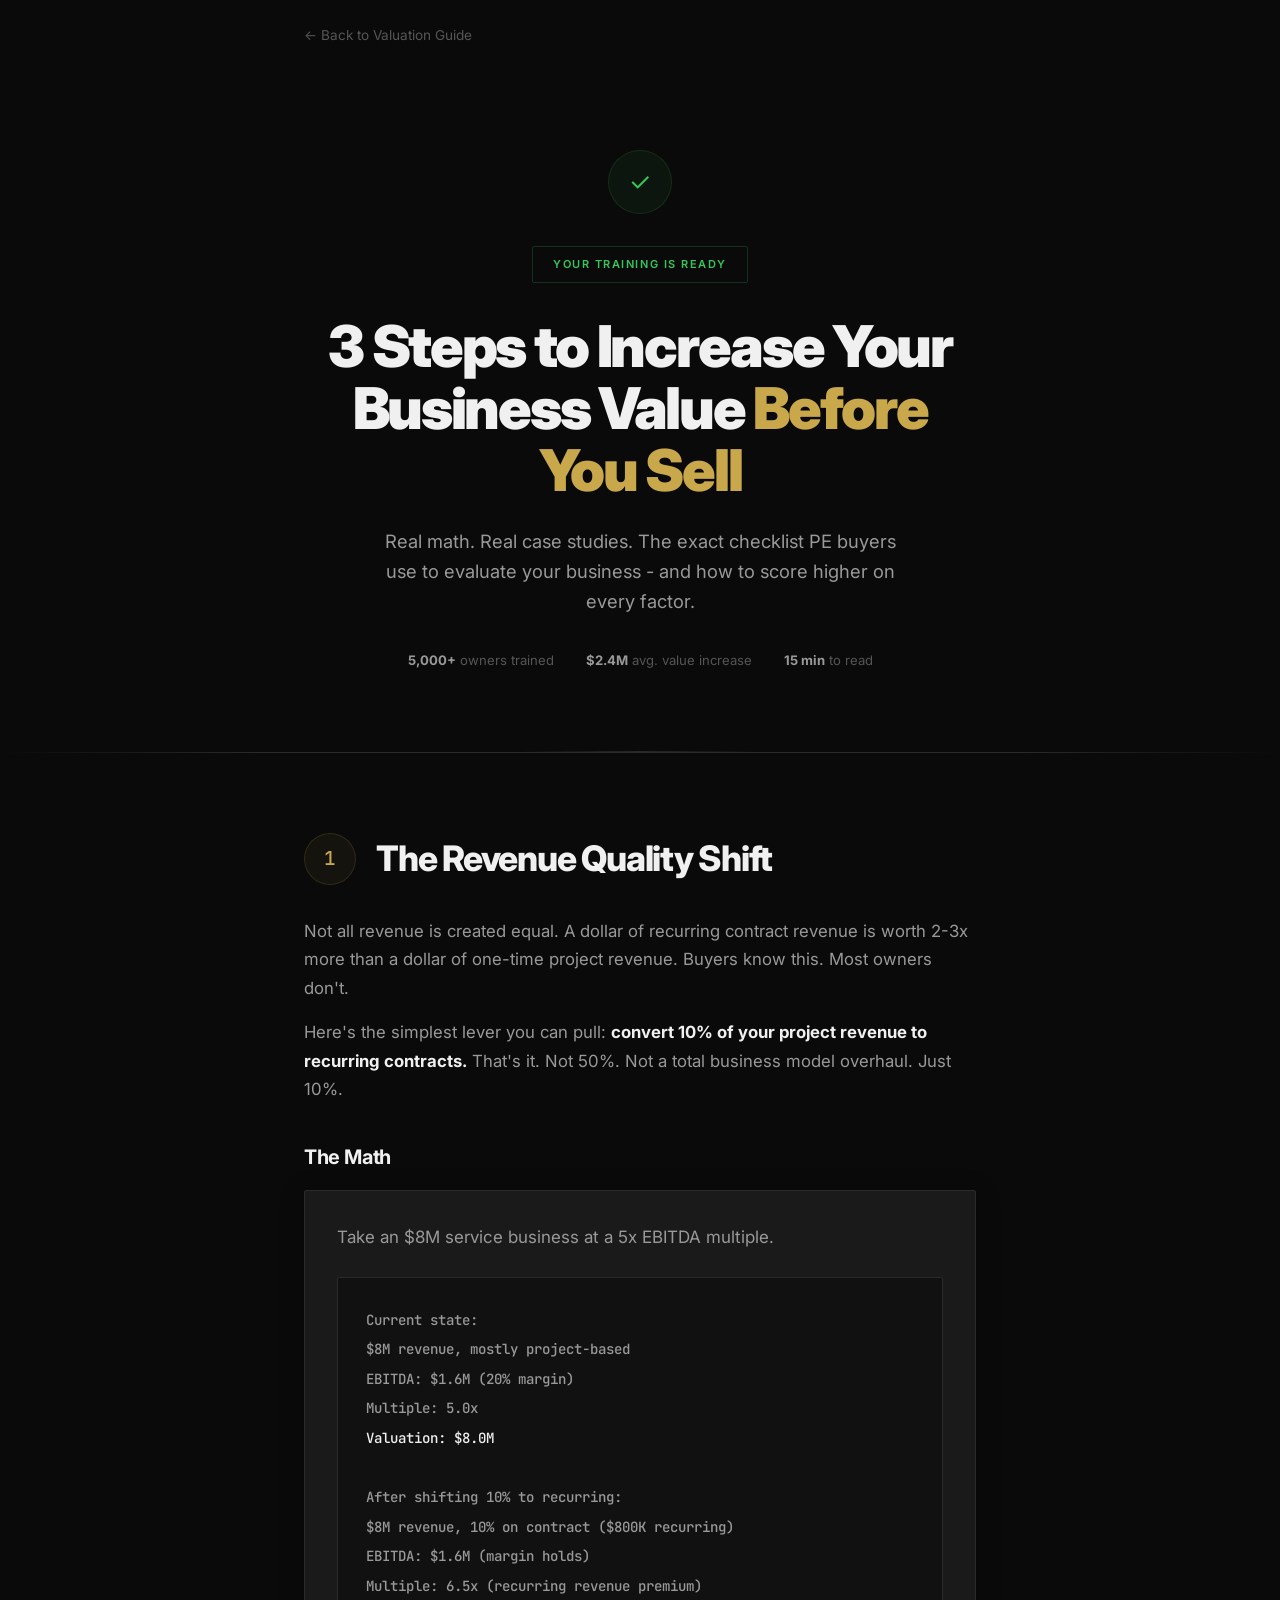
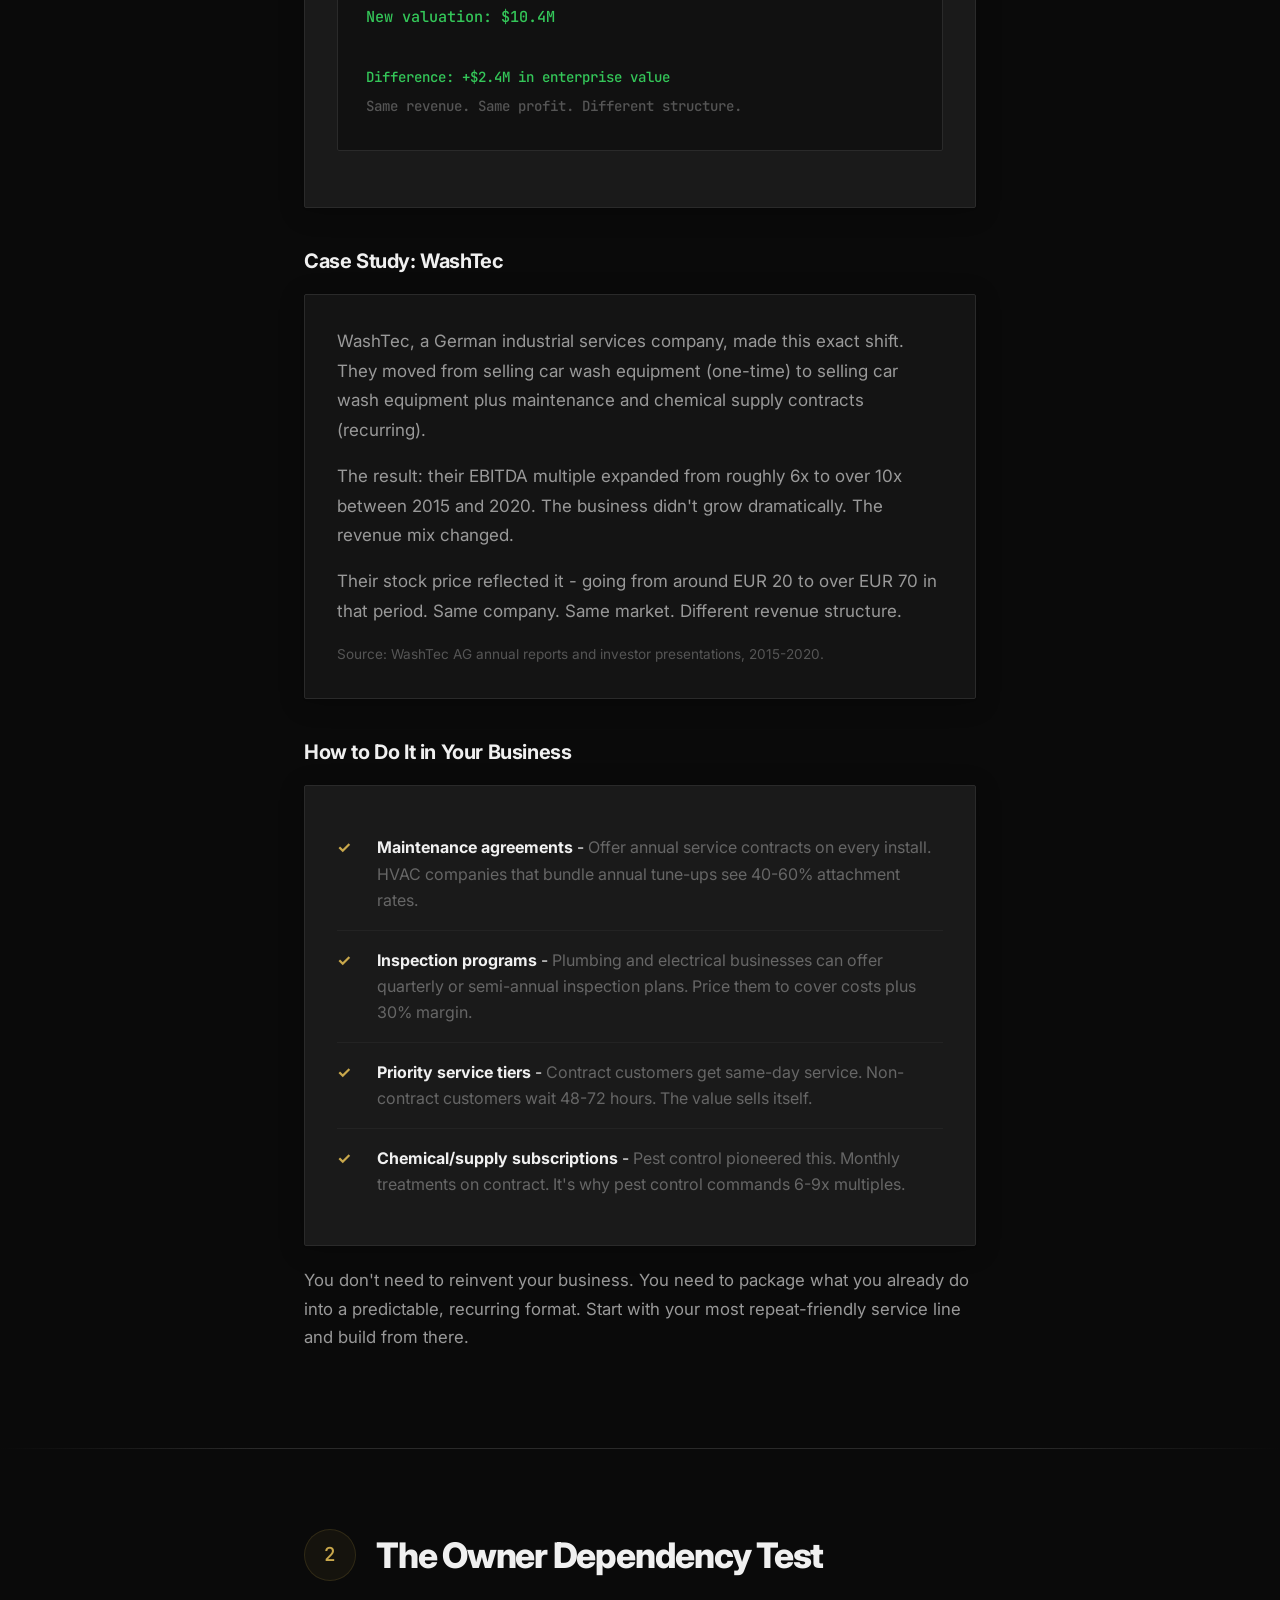
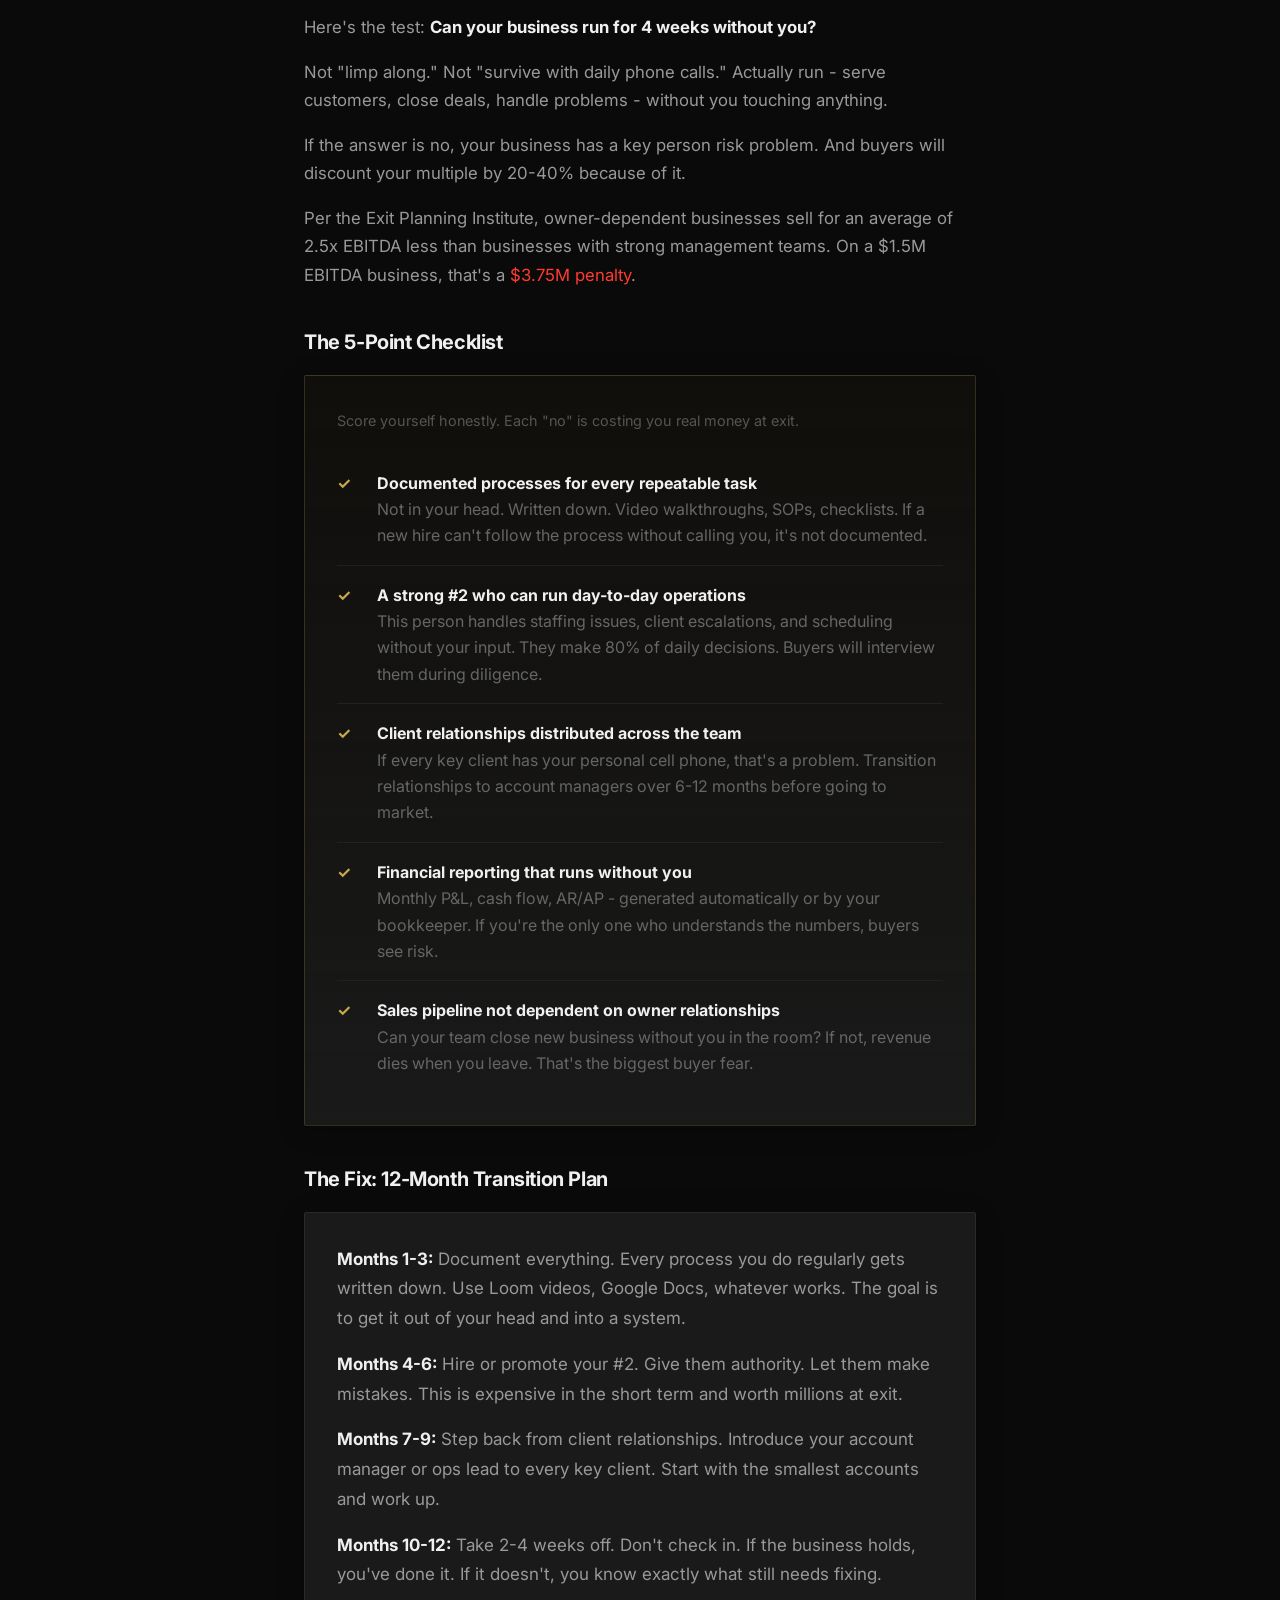
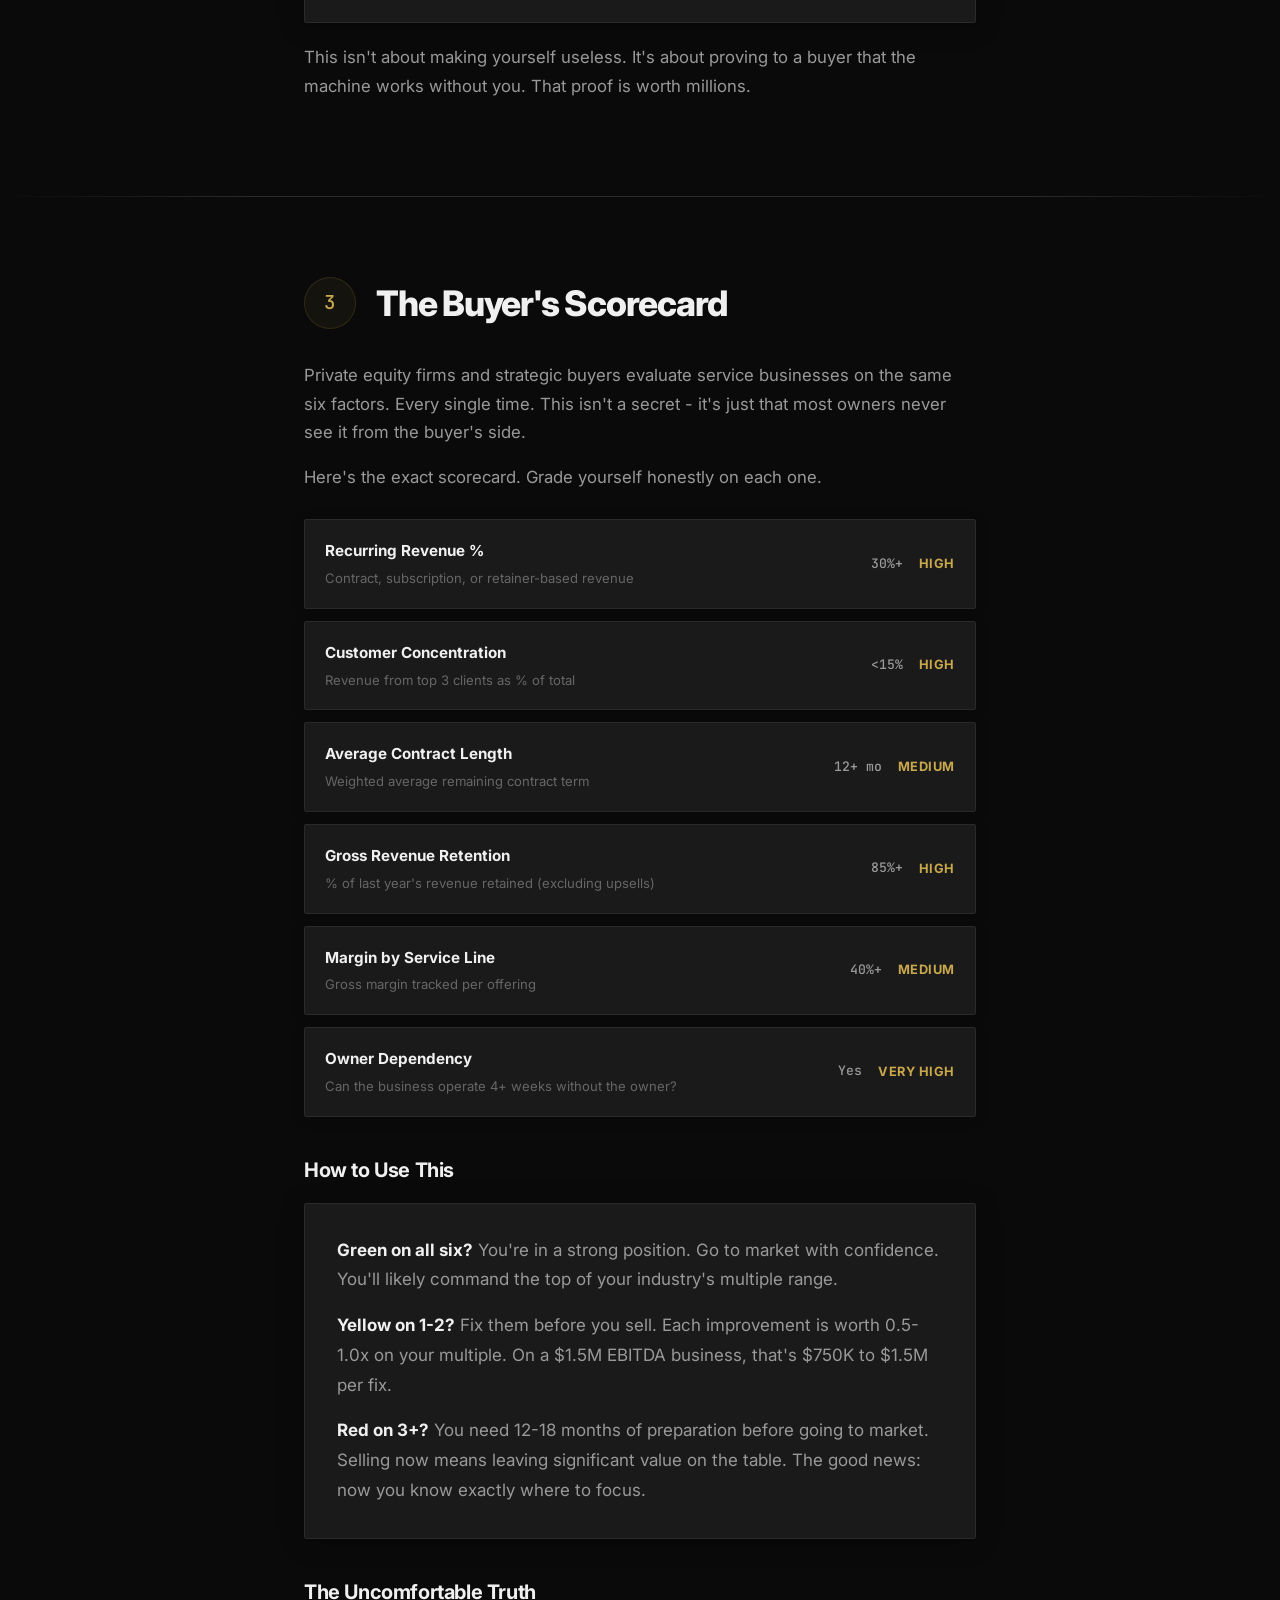
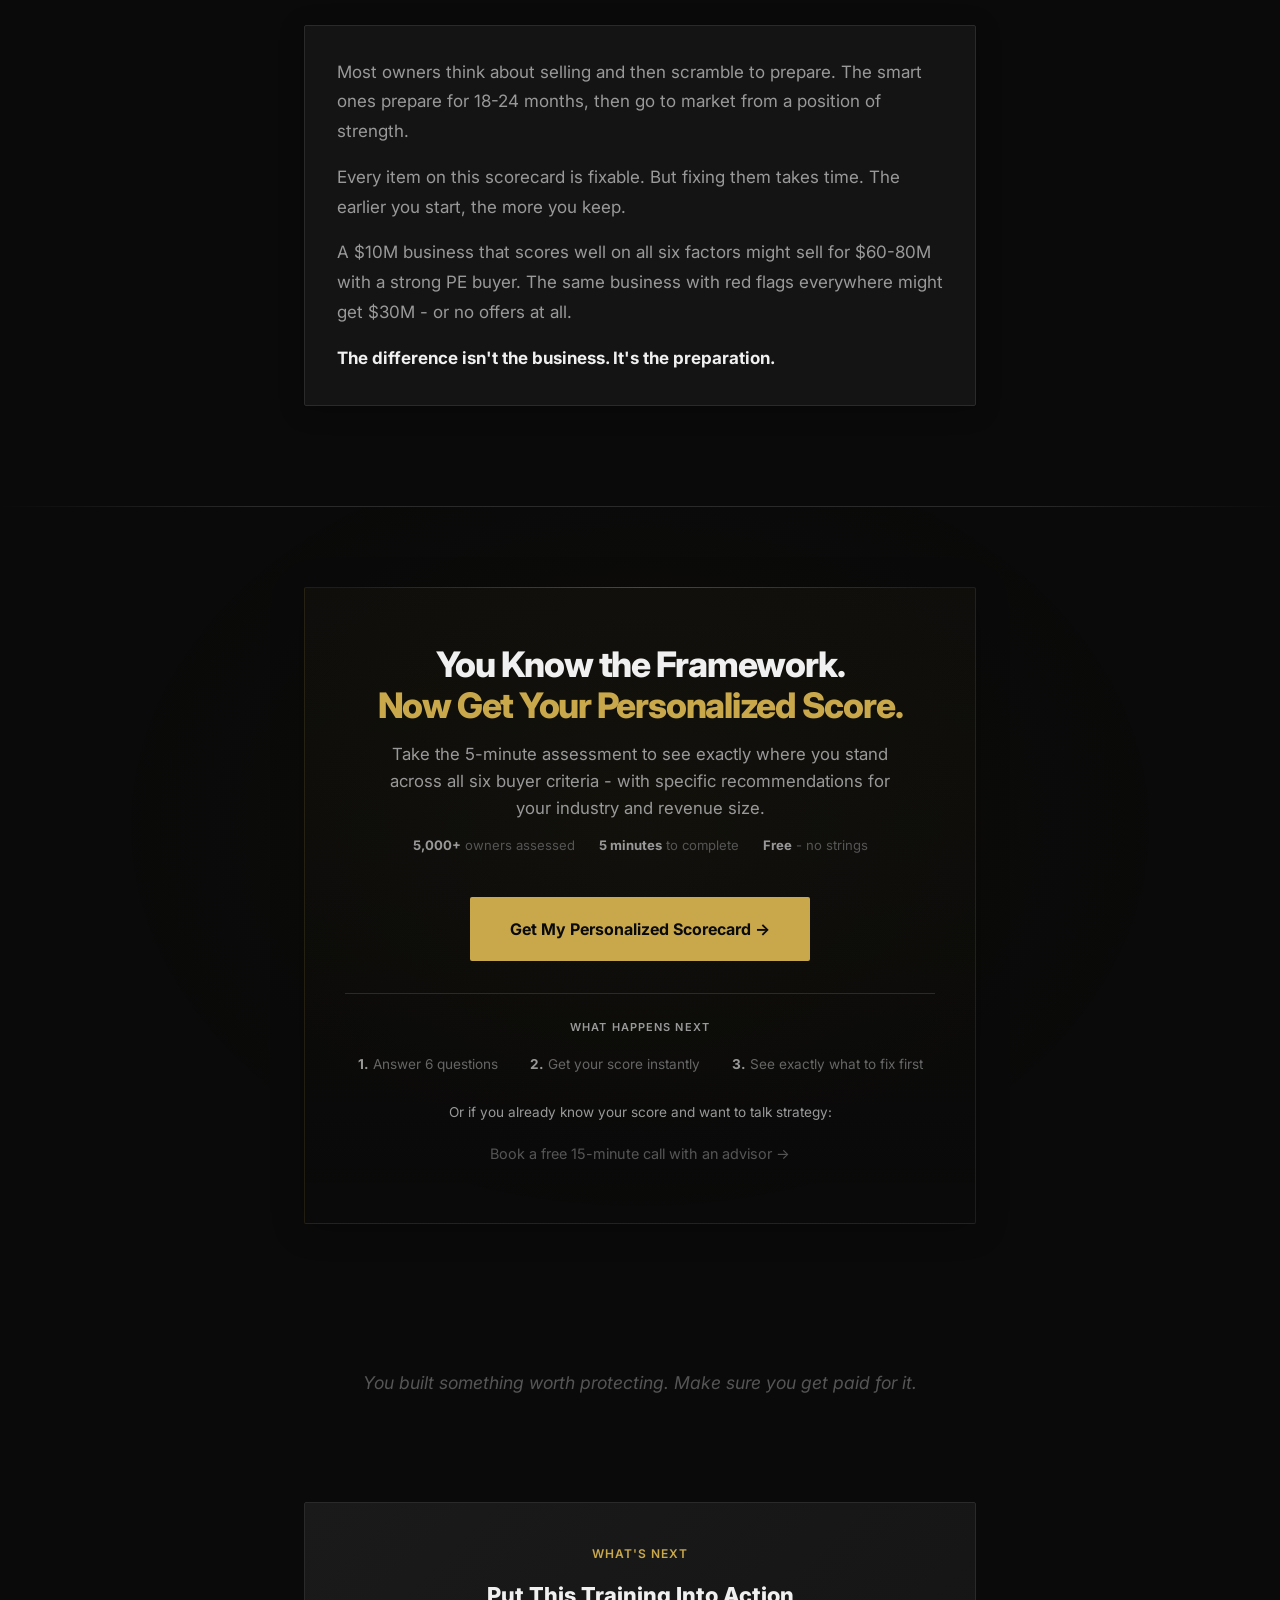
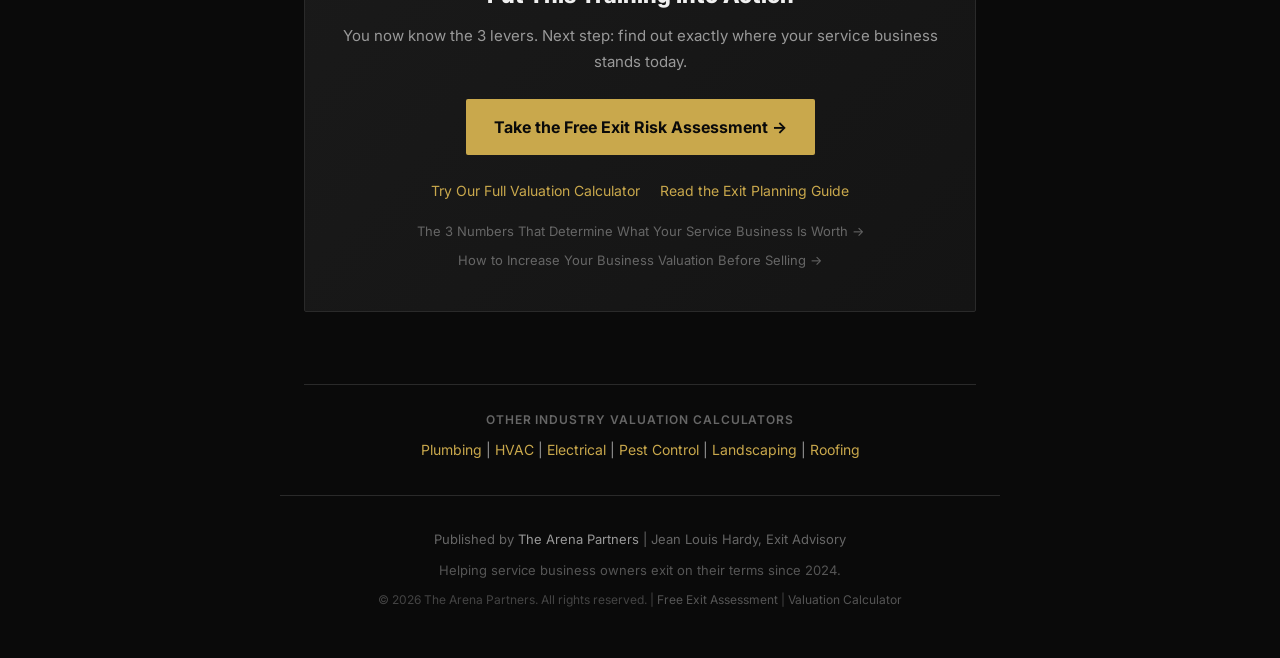
<file: training.html>
<!DOCTYPE html>
<html lang="en">
<head>
  <meta charset="UTF-8">
  <meta name="viewport" content="width=device-width, initial-scale=1.0">
  <title>Service Business Exit Training: 3 Steps to Maximize Your Sale Price | The Arena</title>
  <meta name="description" content="Increase your service business exit value with 3 proven steps. Service Business-specific case studies, real math, and actionable strategies to maximize your sale price.">
  <link rel="canonical" href="https://vivianashford.github.io/satellite-valuation/training.html">
  <!-- Open Graph -->
  <meta property="og:title" content="Service Business Exit Training: 3 Steps to Maximize Your Sale Price | The Arena">
  <meta property="og:description" content="Increase your service business exit value with 3 proven steps. Service Business-specific case studies, real math, and actionable strategies to maximize your sale price.">
  <meta property="og:image" content="https://thearenapartners.com/images/arena-og-default.png">
  <meta property="og:url" content="https://vivianashford.github.io/satellite-valuation/training.html">
  <meta property="og:type" content="article">
  <meta property="og:site_name" content="The Arena Partners">
  <!-- Twitter Card -->
  <meta name="twitter:card" content="summary_large_image">
  <meta name="twitter:title" content="Service Business Exit Training: 3 Steps to Maximize Your Sale Price | The Arena">
  <meta name="twitter:description" content="Increase your service business exit value with 3 proven steps. Service Business-specific case studies, real math, and actionable strategies to maximize your sale price.">
  <!-- Schema.org - Article -->
  <script type="application/ld+json">
  {
    "@context": "https://schema.org",
    "@type": "Article",
    "headline": "3 Steps to Maximize Your Service Business Sale Price",
    "url": "https://vivianashford.github.io/satellite-valuation/training.html",
    "author": {
      "@type": "Person",
      "name": "Jean Louis Hardy",
      "jobTitle": "Exit Advisory",
      "worksFor": {
        "@type": "Organization",
        "name": "The Arena Partners"
      }
    },
    "publisher": {
      "@type": "Organization",
      "name": "The Arena Partners",
      "url": "https://thearenapartners.com"
    },
    "datePublished": "2026-01-15",
    "dateModified": "2026-03-28"
  }
  </script>

  <!-- Schema.org - HowTo -->
  <script type="application/ld+json">
  {
    "@context": "https://schema.org",
    "@type": "HowTo",
    "name": "How to Maximize Your Service Business Exit Value",
    "description": "3 proven steps to increase your service business valuation before going to market.",
    "step": [
      {
        "@type": "HowToStep",
        "position": 1,
        "name": "Shift Revenue Quality",
        "text": "Build recurring revenue through service agreements and maintenance contracts. Recurring revenue commands higher multiples from PE buyers."
      },
      {
        "@type": "HowToStep",
        "position": 2,
        "name": "Reduce Owner Dependency",
        "text": "Remove yourself from daily operations. Hire managers, document processes, and build a team that runs without you."
      },
      {
        "@type": "HowToStep",
        "position": 3,
        "name": "Score Your Business Like a Buyer",
        "text": "Evaluate your business using the same criteria PE firms use: customer concentration, revenue diversification, team depth, and operational systems."
      }
    ]
  }
  </script>

  <!-- Schema.org - BreadcrumbList -->
  <script type="application/ld+json">
  {
    "@context": "https://schema.org",
    "@type": "BreadcrumbList",
    "itemListElement": [
      {
        "@type": "ListItem",
        "position": 1,
        "name": "The Arena Partners",
        "item": "https://thearenapartners.com"
      },
      {
        "@type": "ListItem",
        "position": 2,
        "name": "Service Business Valuation Guide",
        "item": "https://vivianashford.github.io/satellite-valuation/"
      },
      {
        "@type": "ListItem",
        "position": 3,
        "name": "Exit Training",
        "item": "https://vivianashford.github.io/satellite-valuation/training.html"
      }
    ]
  }
  </script>


  <!-- Fonts -->
  <link rel="preconnect" href="https://fonts.googleapis.com">
  <link rel="preconnect" href="https://fonts.gstatic.com" crossorigin>
  <link href="https://fonts.googleapis.com/css2?family=Inter:wght@400;600;700;800;900&family=JetBrains+Mono:wght@500&display=swap" rel="stylesheet">

  <!-- Google Analytics -->
  <script async src="https://www.googletagmanager.com/gtag/js?id=G-SDMM90P63D"></script>
  <script>
    window.dataLayer = window.dataLayer || [];
    function gtag(){dataLayer.push(arguments);}
    gtag('js', new Date());
    gtag('config', 'G-SDMM90P63D');
  </script>

  <style>
    *, *::before, *::after { box-sizing: border-box; margin: 0; padding: 0; }
    html { font-size: 16px; scroll-behavior: smooth; }
    body {
      font-family: 'Inter', -apple-system, BlinkMacSystemFont, 'Segoe UI', Roboto, sans-serif;
      background: #0a0a0a;
      color: #f0f0f0;
      line-height: 1.75;
      font-size: 17px;
      -webkit-font-smoothing: antialiased;
      -moz-osx-font-smoothing: grayscale;
      overflow-x: hidden;
    }
    a { color: #C9A84C; text-decoration: none; transition: color 0.2s ease; }
    a:hover { color: #D4B65C; }

    .container { max-width: 720px; margin: 0 auto; padding: 0 24px; }
    @media (max-width: 600px) { .container { padding: 0 20px; } }

    /* ========== PROGRESS BAR ========== */
    .progress-bar {
      position: fixed;
      top: 0;
      left: 0;
      height: 2px;
      background: #C9A84C;
      z-index: 1000;
      transition: width 0.15s ease;
      width: 0%;
    }

    /* ========== BACK LINK ========== */
    .back-link {
      display: inline-flex;
      align-items: center;
      gap: 8px;
      font-size: 0.85rem;
      color: #555;
      padding: 24px 0 0;
      transition: color 0.2s ease;
    }
    .back-link:hover { color: #C9A84C; }

    /* ========== UNLOCK HERO ========== */
    .unlock-hero {
      padding: 100px 20px 80px;
      text-align: center;
      position: relative;
    }
    .unlock-hero::after {
      content: '';
      position: absolute;
      bottom: 0;
      left: 50%;
      transform: translateX(-50%);
      width: 240px;
      height: 1px;
      background: linear-gradient(90deg, transparent, #2a2a2a, transparent);
    }
    @media (max-width: 600px) { .unlock-hero { padding: 72px 20px 48px; } }

    .unlock-icon {
      width: 64px;
      height: 64px;
      margin: 0 auto 32px;
      background: rgba(52, 199, 89, 0.06);
      border: 1px solid rgba(52, 199, 89, 0.15);
      border-radius: 50%;
      display: flex;
      align-items: center;
      justify-content: center;
      font-size: 1.6rem;
      color: #34C759;
      opacity: 0;
      animation: unlockReveal 0.8s ease 0.2s forwards;
    }
    @keyframes unlockReveal {
      0% { opacity: 0; transform: scale(0.7); }
      60% { transform: scale(1.08); }
      100% { opacity: 1; transform: scale(1); }
    }

    .unlock-badge {
      display: inline-block;
      font-family: 'Inter', sans-serif;
      font-weight: 600;
      font-size: 11px;
      text-transform: uppercase;
      letter-spacing: 0.14em;
      color: #34C759;
      border: 1px solid rgba(52, 199, 89, 0.2);
      border-radius: 2px;
      padding: 8px 20px;
      margin-bottom: 32px;
      opacity: 0;
      animation: fadeUp 0.7s ease 0.4s forwards;
    }

    .unlock-hero h1 {
      font-family: 'Inter', sans-serif;
      font-weight: 900;
      font-size: clamp(2.4rem, 6vw, 3.6rem);
      line-height: 1.08;
      letter-spacing: -0.04em;
      color: #f0f0f0;
      margin-bottom: 24px;
      max-width: 640px;
      margin-left: auto;
      margin-right: auto;
      opacity: 0;
      animation: fadeUp 0.7s ease 0.5s forwards;
    }
    .unlock-hero h1 span { color: #C9A84C; }

    .unlock-hero .subtitle {
      font-size: clamp(1rem, 2.2vw, 1.15rem);
      color: #999;
      max-width: 520px;
      margin: 0 auto;
      line-height: 1.65;
      opacity: 0;
      animation: fadeUp 0.7s ease 0.65s forwards;
    }

    /* Social proof bar under hero */
    .hero-proof-bar {
      display: flex;
      justify-content: center;
      gap: 32px;
      flex-wrap: wrap;
      margin-top: 32px;
      opacity: 0;
      animation: fadeUp 0.7s ease 0.8s forwards;
    }
    .hero-proof-item {
      font-size: 0.82rem;
      color: #555;
    }
    .hero-proof-item strong {
      color: #999;
    }

    /* Personalization */
    .personalization {
      display: none;
      max-width: 520px;
      margin: 32px auto 0;
      padding: 20px 24px;
      background: #141414;
      border: 1px solid #2a2a2a;
      border-radius: 2px;
      text-align: center;
    }
    .personalization.visible {
      display: block;
      animation: fadeUp 0.6s ease forwards;
    }
    .personalization p {
      color: #999;
      font-size: 0.95rem;
      margin: 0;
    }
    .personalization strong { color: #f0f0f0; }

    @keyframes fadeUp {
      from { opacity: 0; transform: translateY(16px); }
      to { opacity: 1; transform: translateY(0); }
    }

    /* ========== SECTIONS ========== */
    .section { padding: 80px 0; }
    @media (max-width: 600px) { .section { padding: 48px 0; } }

    .divider-gradient {
      height: 1px;
      border: none;
      margin: 0;
      background: linear-gradient(90deg, transparent, #2a2a2a 20%, #2a2a2a 80%, transparent);
    }

    /* ========== STEP HEADER ========== */
    .step-header {
      display: flex;
      align-items: center;
      gap: 20px;
      margin-bottom: 32px;
    }
    .step-num {
      flex-shrink: 0;
      width: 52px;
      height: 52px;
      background: rgba(201, 168, 76, 0.06);
      border: 1px solid rgba(201, 168, 76, 0.15);
      color: #C9A84C;
      font-family: 'JetBrains Mono', monospace;
      font-weight: 500;
      font-size: 1.2rem;
      border-radius: 50%;
      display: flex;
      align-items: center;
      justify-content: center;
    }
    .step-title {
      font-family: 'Inter', sans-serif;
      font-weight: 800;
      font-size: clamp(1.6rem, 3.5vw, 2.2rem);
      letter-spacing: -0.035em;
      line-height: 1.15;
      color: #f0f0f0;
    }

    .section-text {
      color: #999;
      font-size: 1.05rem;
      line-height: 1.7;
      margin-bottom: 16px;
    }
    .section-text strong { color: #f0f0f0; }
    .section-text .text-green { color: #34C759; }
    .section-text .text-red { color: #FF3B30; }

    .sub-heading {
      font-family: 'Inter', sans-serif;
      font-weight: 700;
      font-size: 1.25rem;
      letter-spacing: -0.02em;
      color: #f0f0f0;
      margin: 40px 0 20px;
      line-height: 1.3;
    }

    /* ========== CARDS ========== */
    .card {
      background: #1a1a1a;
      border: 1px solid #2a2a2a;
      border-radius: 2px;
      padding: 32px;
      margin-bottom: 20px;
      box-shadow: 0 4px 24px rgba(0, 0, 0, 0.25), 0 1px 4px rgba(0, 0, 0, 0.15);
    }
    .card-alt { background: #141414; }
    .card-gold {
      border-color: rgba(201, 168, 76, 0.2);
      background: linear-gradient(180deg, rgba(201, 168, 76, 0.03) 0%, #1a1a1a 100%);
    }
    .card h3 {
      font-family: 'Inter', sans-serif;
      font-weight: 700;
      font-size: 1.15rem;
      letter-spacing: -0.02em;
      color: #f0f0f0;
      margin-bottom: 12px;
    }
    .card p { color: #999; margin-bottom: 16px; }
    .card p:last-child { margin-bottom: 0; }
    @media (max-width: 600px) { .card { padding: 24px; } }

    /* ========== MATH BLOCK ========== */
    .math-block {
      background: #111;
      border: 1px solid #2a2a2a;
      border-radius: 2px;
      padding: 28px;
      margin: 24px 0;
      font-family: 'JetBrains Mono', monospace;
      font-size: 0.88rem;
      font-weight: 500;
      line-height: 2.1;
      color: #999;
    }
    .math-block .result { color: #34C759; font-size: 0.95rem; }
    .math-block .highlight { color: #f0f0f0; }

    /* ========== CHECK LIST ========== */
    .check-list { list-style: none; padding: 0; }
    .check-list li {
      padding: 16px 0 16px 40px;
      position: relative;
      border-bottom: 1px solid rgba(42, 42, 42, 0.6);
      color: #f0f0f0;
      font-size: 1rem;
      line-height: 1.65;
    }
    .check-list li:last-child { border-bottom: none; }
    .check-list li::before {
      content: '\2713';
      position: absolute;
      left: 0;
      top: 16px;
      color: #C9A84C;
      font-weight: 700;
    }
    .check-list li strong { color: #f0f0f0; }
    .check-list li span { color: #666; }

    /* ========== SCORECARD ========== */
    .scorecard { display: grid; gap: 12px; margin: 28px 0; }
    .score-item {
      display: grid;
      grid-template-columns: 1fr auto auto;
      align-items: center;
      gap: 16px;
      padding: 18px 20px;
      background: #1a1a1a;
      border: 1px solid #2a2a2a;
      border-radius: 2px;
      font-size: 0.95rem;
      box-shadow: 0 2px 12px rgba(0, 0, 0, 0.2);
    }
    .score-item .label { color: #f0f0f0; }
    .score-item .label .detail {
      display: block;
      font-size: 0.82rem;
      color: #666;
      margin-top: 2px;
    }
    .score-item .target {
      font-family: 'JetBrains Mono', monospace;
      font-weight: 500;
      color: #999;
      font-size: 0.82rem;
      white-space: nowrap;
    }
    .score-item .weight {
      color: #C9A84C;
      font-weight: 700;
      font-size: 0.8rem;
      white-space: nowrap;
      text-transform: uppercase;
      letter-spacing: 0.04em;
    }
    @media (max-width: 600px) {
      .score-item {
        grid-template-columns: 1fr;
        gap: 8px;
        padding: 16px;
      }
    }

    /* ========== CTA SECTION ========== */
    .cta-section {
      text-align: center;
      padding: 80px 0;
      position: relative;
    }
    .cta-section::before {
      content: '';
      position: absolute;
      top: 0;
      left: 0;
      right: 0;
      bottom: 0;
      background: radial-gradient(ellipse at 50% 40%, rgba(201, 168, 76, 0.03) 0%, transparent 60%);
      pointer-events: none;
    }
    @media (max-width: 600px) { .cta-section { padding: 48px 0; } }

    .cta-inner {
      background: linear-gradient(180deg, rgba(201, 168, 76, 0.03) 0%, transparent 100%);
      border: 1px solid rgba(201, 168, 76, 0.12);
      border-radius: 2px;
      padding: 56px 40px;
      position: relative;
      box-shadow: 0 4px 32px rgba(0, 0, 0, 0.25);
    }
    .cta-inner::before {
      content: '';
      position: absolute;
      top: -1px;
      left: 40px;
      right: 40px;
      height: 1px;
      background: linear-gradient(90deg, transparent, rgba(201, 168, 76, 0.3), transparent);
    }
    @media (max-width: 600px) {
      .cta-inner { padding: 40px 20px; }
      .cta-inner::before { left: 20px; right: 20px; }
    }

    .cta-inner h2 {
      font-family: 'Inter', sans-serif;
      font-weight: 800;
      font-size: clamp(1.6rem, 3.5vw, 2.2rem);
      letter-spacing: -0.035em;
      line-height: 1.15;
      color: #f0f0f0;
      margin-bottom: 16px;
    }
    .cta-inner h2 span { color: #C9A84C; }
    .cta-inner p { color: #999; }

    /* CTA proof strip */
    .cta-proof-strip {
      display: flex;
      justify-content: center;
      gap: 24px;
      flex-wrap: wrap;
      margin-top: 12px;
      margin-bottom: 40px;
    }
    .cta-proof-item {
      font-size: 0.82rem;
      color: #555;
    }
    .cta-proof-item strong { color: #999; }

    .cta-note {
      font-size: 0.85rem;
      color: #555;
      margin-top: 24px;
    }

    /* What happens next */
    .cta-next {
      margin-top: 32px;
      padding-top: 24px;
      border-top: 1px solid #2a2a2a;
    }
    .cta-next-title {
      font-family: 'Inter', sans-serif;
      font-weight: 600;
      font-size: 11px;
      text-transform: uppercase;
      letter-spacing: 0.1em;
      color: #666;
      margin-bottom: 16px;
    }
    .cta-next-steps {
      display: flex;
      justify-content: center;
      gap: 32px;
      flex-wrap: wrap;
    }
    .cta-next-step {
      font-size: 0.85rem;
      color: #666;
    }
    .cta-next-step strong { color: #999; }

    /* ========== BUTTONS ========== */
    .btn {
      display: inline-block;
      padding: 18px 40px;
      font-family: 'Inter', sans-serif;
      font-size: 1rem;
      font-weight: 700;
      border-radius: 2px;
      border: none;
      cursor: pointer;
      transition: transform 0.15s ease, box-shadow 0.15s ease, background 0.2s ease;
      text-decoration: none;
      text-align: center;
    }
    .btn:hover {
      transform: translateY(-1px);
      box-shadow: 0 12px 40px rgba(0, 0, 0, 0.3);
    }
    .btn-gold { background: #C9A84C; color: #0a0a0a; }
    .btn-gold:hover { background: #D4B65C; color: #0a0a0a; box-shadow: 0 12px 40px rgba(201, 168, 76, 0.15); }
    @media (max-width: 600px) {
      .btn { display: block; width: 100%; }
    }

    /* Secondary link (not competing CTA) */
    .secondary-link {
      display: inline-block;
      margin-top: 16px;
      font-size: 0.9rem;
      color: #555;
      transition: color 0.2s ease;
    }
    .secondary-link:hover { color: #C9A84C; }

    /* ========== PRIDE CLOSE ========== */
    .pride-close {
      padding: 64px 20px;
      text-align: center;
    }
    .pride-close p {
      color: #555;
      font-size: 1.1rem;
      font-style: italic;
      font-weight: 400;
    }

    /* ========== FOOTER ========== */
    footer {
      padding: 48px 20px;
      text-align: center;
      color: #555;
      font-size: 0.8rem;
      border-top: 1px solid #2a2a2a;
    }
    footer a { color: #555; transition: color 0.2s ease; }
    footer a:hover { color: #C9A84C; }
    .footer-links { margin-bottom: 16px; }
    .footer-links a { margin: 0 16px; }

    /* ========== SCROLL REVEALS ========== */
    .reveal {
      opacity: 0;
      transform: translateY(24px);
      transition: opacity 0.7s ease, transform 0.7s ease;
    }
    .reveal.visible {
      opacity: 1;
      transform: translateY(0);
    }
  </style>
</head>
<body>

  <!-- Progress bar -->
  <div class="progress-bar" id="progress-bar"></div>

  <div class="container">
    <a href="index.html" class="back-link">&larr; Back to Valuation Guide</a>
  </div>

  <!-- ==================== UNLOCK HERO ==================== -->
  <section class="unlock-hero">
    <div class="unlock-icon">&#10003;</div>
    <div class="unlock-badge">Your Training Is Ready</div>
    <h1>3 Steps to Increase Your Business Value <span>Before You Sell</span></h1>
    <p class="subtitle">Real math. Real case studies. The exact checklist PE buyers use to evaluate your business - and how to score higher on every factor.</p>

    <!-- Social proof bar (Wolf: build confidence immediately) -->
    <div class="hero-proof-bar">
      <span class="hero-proof-item"><strong>5,000+</strong> owners trained</span>
      <span class="hero-proof-item"><strong>$2.4M</strong> avg. value increase</span>
      <span class="hero-proof-item"><strong>15 min</strong> to read</span>
    </div>

    <!-- Personalization -->
    <div class="personalization" id="personalization">
      <p id="personalization-text"></p>
    </div>
  </section>

  <hr class="divider-gradient">

  <!-- ==================== STEP 1 ==================== -->
  <section class="section">
    <div class="container">
      <div class="step-header reveal">
        <div class="step-num">1</div>
        <h2 class="step-title">The Revenue Quality Shift</h2>
      </div>

      <div class="reveal">
        <p class="section-text">Not all revenue is created equal. A dollar of recurring contract revenue is worth 2-3x more than a dollar of one-time project revenue. Buyers know this. Most owners don't.</p>
        <p class="section-text">Here's the simplest lever you can pull: <strong>convert 10% of your project revenue to recurring contracts.</strong> That's it. Not 50%. Not a total business model overhaul. Just 10%.</p>
      </div>

      <h3 class="sub-heading reveal">The Math</h3>

      <div class="card reveal">
        <p>Take an $8M service business at a 5x EBITDA multiple.</p>
        <div class="math-block">
          Current state:<br>
          $8M revenue, mostly project-based<br>
          EBITDA: $1.6M (20% margin)<br>
          Multiple: 5.0x<br>
          <span class="highlight">Valuation: $8.0M</span><br><br>

          After shifting 10% to recurring:<br>
          $8M revenue, 10% on contract ($800K recurring)<br>
          EBITDA: $1.6M (margin holds)<br>
          Multiple: 6.5x (recurring revenue premium)<br>
          <span class="result">New valuation: $10.4M</span><br><br>

          <span style="color: #34C759; font-weight: 500;">Difference: +$2.4M in enterprise value</span><br>
          <span style="color: #555;">Same revenue. Same profit. Different structure.</span>
        </div>
      </div>

      <h3 class="sub-heading reveal">Case Study: WashTec</h3>

      <div class="card card-alt reveal">
        <p>WashTec, a German industrial services company, made this exact shift. They moved from selling car wash equipment (one-time) to selling car wash equipment plus maintenance and chemical supply contracts (recurring).</p>
        <p>The result: their EBITDA multiple expanded from roughly 6x to over 10x between 2015 and 2020. The business didn't grow dramatically. The revenue mix changed.</p>
        <p>Their stock price reflected it - going from around EUR 20 to over EUR 70 in that period. Same company. Same market. Different revenue structure.</p>
        <p style="color: #555; font-size: 0.85rem; margin-bottom: 0;">Source: WashTec AG annual reports and investor presentations, 2015-2020.</p>
      </div>

      <h3 class="sub-heading reveal">How to Do It in Your Business</h3>

      <div class="card reveal">
        <ul class="check-list">
          <li><strong>Maintenance agreements</strong> - <span>Offer annual service contracts on every install. HVAC companies that bundle annual tune-ups see 40-60% attachment rates.</span></li>
          <li><strong>Inspection programs</strong> - <span>Plumbing and electrical businesses can offer quarterly or semi-annual inspection plans. Price them to cover costs plus 30% margin.</span></li>
          <li><strong>Priority service tiers</strong> - <span>Contract customers get same-day service. Non-contract customers wait 48-72 hours. The value sells itself.</span></li>
          <li><strong>Chemical/supply subscriptions</strong> - <span>Pest control pioneered this. Monthly treatments on contract. It's why pest control commands 6-9x multiples.</span></li>
        </ul>
      </div>

      <p class="section-text reveal">You don't need to reinvent your business. You need to package what you already do into a predictable, recurring format. Start with your most repeat-friendly service line and build from there.</p>
    </div>
  </section>

  <hr class="divider-gradient">

  <!-- ==================== STEP 2 ==================== -->
  <section class="section">
    <div class="container">
      <div class="step-header reveal">
        <div class="step-num">2</div>
        <h2 class="step-title">The Owner Dependency Test</h2>
      </div>

      <div class="reveal">
        <p class="section-text">Here's the test: <strong>Can your business run for 4 weeks without you?</strong></p>
        <p class="section-text">Not "limp along." Not "survive with daily phone calls." Actually run - serve customers, close deals, handle problems - without you touching anything.</p>
        <p class="section-text">If the answer is no, your business has a key person risk problem. And buyers will discount your multiple by 20-40% because of it.</p>
        <p class="section-text">Per the Exit Planning Institute, owner-dependent businesses sell for an average of 2.5x EBITDA less than businesses with strong management teams. On a $1.5M EBITDA business, that's a <span class="text-red">$3.75M penalty</span>.</p>
      </div>

      <h3 class="sub-heading reveal">The 5-Point Checklist</h3>

      <div class="card card-gold reveal">
        <p style="color: #555; font-size: 0.9rem; margin-bottom: 20px;">Score yourself honestly. Each "no" is costing you real money at exit.</p>
        <ul class="check-list">
          <li>
            <strong>Documented processes for every repeatable task</strong><br>
            <span>Not in your head. Written down. Video walkthroughs, SOPs, checklists. If a new hire can't follow the process without calling you, it's not documented.</span>
          </li>
          <li>
            <strong>A strong #2 who can run day-to-day operations</strong><br>
            <span>This person handles staffing issues, client escalations, and scheduling without your input. They make 80% of daily decisions. Buyers will interview them during diligence.</span>
          </li>
          <li>
            <strong>Client relationships distributed across the team</strong><br>
            <span>If every key client has your personal cell phone, that's a problem. Transition relationships to account managers over 6-12 months before going to market.</span>
          </li>
          <li>
            <strong>Financial reporting that runs without you</strong><br>
            <span>Monthly P&L, cash flow, AR/AP - generated automatically or by your bookkeeper. If you're the only one who understands the numbers, buyers see risk.</span>
          </li>
          <li>
            <strong>Sales pipeline not dependent on owner relationships</strong><br>
            <span>Can your team close new business without you in the room? If not, revenue dies when you leave. That's the biggest buyer fear.</span>
          </li>
        </ul>
      </div>

      <h3 class="sub-heading reveal">The Fix: 12-Month Transition Plan</h3>

      <div class="card reveal">
        <p><strong style="color: #f0f0f0;">Months 1-3:</strong> Document everything. Every process you do regularly gets written down. Use Loom videos, Google Docs, whatever works. The goal is to get it out of your head and into a system.</p>
        <p><strong style="color: #f0f0f0;">Months 4-6:</strong> Hire or promote your #2. Give them authority. Let them make mistakes. This is expensive in the short term and worth millions at exit.</p>
        <p><strong style="color: #f0f0f0;">Months 7-9:</strong> Step back from client relationships. Introduce your account manager or ops lead to every key client. Start with the smallest accounts and work up.</p>
        <p style="margin-bottom: 0;"><strong style="color: #f0f0f0;">Months 10-12:</strong> Take 2-4 weeks off. Don't check in. If the business holds, you've done it. If it doesn't, you know exactly what still needs fixing.</p>
      </div>

      <p class="section-text reveal">This isn't about making yourself useless. It's about proving to a buyer that the machine works without you. That proof is worth millions.</p>
    </div>
  </section>

  <hr class="divider-gradient">

  <!-- ==================== STEP 3 ==================== -->
  <section class="section">
    <div class="container">
      <div class="step-header reveal">
        <div class="step-num">3</div>
        <h2 class="step-title">The Buyer's Scorecard</h2>
      </div>

      <div class="reveal">
        <p class="section-text">Private equity firms and strategic buyers evaluate service businesses on the same six factors. Every single time. This isn't a secret - it's just that most owners never see it from the buyer's side.</p>
        <p class="section-text">Here's the exact scorecard. Grade yourself honestly on each one.</p>
      </div>

      <div class="scorecard reveal">
        <div class="score-item">
          <span class="label"><strong>Recurring Revenue %</strong><span class="detail">Contract, subscription, or retainer-based revenue</span></span>
          <span class="target">30%+</span>
          <span class="weight">High</span>
        </div>
        <div class="score-item">
          <span class="label"><strong>Customer Concentration</strong><span class="detail">Revenue from top 3 clients as % of total</span></span>
          <span class="target">&lt;15%</span>
          <span class="weight">High</span>
        </div>
        <div class="score-item">
          <span class="label"><strong>Average Contract Length</strong><span class="detail">Weighted average remaining contract term</span></span>
          <span class="target">12+ mo</span>
          <span class="weight">Medium</span>
        </div>
        <div class="score-item">
          <span class="label"><strong>Gross Revenue Retention</strong><span class="detail">% of last year's revenue retained (excluding upsells)</span></span>
          <span class="target">85%+</span>
          <span class="weight">High</span>
        </div>
        <div class="score-item">
          <span class="label"><strong>Margin by Service Line</strong><span class="detail">Gross margin tracked per offering</span></span>
          <span class="target">40%+</span>
          <span class="weight">Medium</span>
        </div>
        <div class="score-item">
          <span class="label"><strong>Owner Dependency</strong><span class="detail">Can the business operate 4+ weeks without the owner?</span></span>
          <span class="target">Yes</span>
          <span class="weight">Very High</span>
        </div>
      </div>

      <h3 class="sub-heading reveal">How to Use This</h3>

      <div class="card reveal">
        <p><strong style="color: #f0f0f0;">Green on all six?</strong> You're in a strong position. Go to market with confidence. You'll likely command the top of your industry's multiple range.</p>
        <p><strong style="color: #f0f0f0;">Yellow on 1-2?</strong> Fix them before you sell. Each improvement is worth 0.5-1.0x on your multiple. On a $1.5M EBITDA business, that's $750K to $1.5M per fix.</p>
        <p style="margin-bottom: 0;"><strong style="color: #f0f0f0;">Red on 3+?</strong> You need 12-18 months of preparation before going to market. Selling now means leaving significant value on the table. The good news: now you know exactly where to focus.</p>
      </div>

      <h3 class="sub-heading reveal">The Uncomfortable Truth</h3>

      <div class="card card-alt reveal">
        <p>Most owners think about selling and then scramble to prepare. The smart ones prepare for 18-24 months, then go to market from a position of strength.</p>
        <p>Every item on this scorecard is fixable. But fixing them takes time. The earlier you start, the more you keep.</p>
        <p>A $10M business that scores well on all six factors might sell for $60-80M with a strong PE buyer. The same business with red flags everywhere might get $30M - or no offers at all.</p>
        <p style="margin-bottom: 0;"><strong style="color: #f0f0f0;">The difference isn't the business. It's the preparation.</strong></p>
      </div>
    </div>
  </section>

  <hr class="divider-gradient">

  <!-- ==================== CTA ==================== -->
  <section class="cta-section">
    <div class="container">
      <div class="cta-inner reveal">
        <h2>You Know the Framework.<br><span>Now Get Your Personalized Score.</span></h2>
        <p style="max-width: 500px; margin: 0 auto; font-size: 1.05rem; line-height: 1.6;">Take the 5-minute assessment to see exactly where you stand across all six buyer criteria - with specific recommendations for your industry and revenue size.</p>

        <!-- Social proof at anxiety peak (Wolf) -->
        <div class="cta-proof-strip">
          <span class="cta-proof-item"><strong>5,000+</strong> owners assessed</span>
          <span class="cta-proof-item"><strong>5 minutes</strong> to complete</span>
          <span class="cta-proof-item"><strong>Free</strong> - no strings</span>
        </div>

        <div>
          <a href="https://thearenapartners.com" class="btn btn-gold">Get My Personalized Scorecard &rarr;</a>
        </div>

        <!-- What happens next (Lillrud) -->
        <div class="cta-next">
          <p class="cta-next-title">What happens next</p>
          <div class="cta-next-steps">
            <span class="cta-next-step"><strong>1.</strong> Answer 6 questions</span>
            <span class="cta-next-step"><strong>2.</strong> Get your score instantly</span>
            <span class="cta-next-step"><strong>3.</strong> See exactly what to fix first</span>
          </div>
        </div>

        <p class="cta-note">Or if you already know your score and want to talk strategy:<br><a href="https://thearenapartners.com" class="secondary-link">Book a free 15-minute call with an advisor &rarr;</a></p>
      </div>
    </div>
  </section>

  <!-- PRIDE CLOSE -->
  <section class="pride-close">
    <div class="container">
      <p>You built something worth protecting. Make sure you get paid for it.</p>
    </div>
  </section>

  

<!-- Hub Cross-Links After Training -->
<section style="padding:40px 24px;max-width:720px;margin:0 auto;">
  <div style="background:linear-gradient(135deg, #1a1a1a 0%, #141414 100%);border:1px solid #2a2a2a;border-radius:2px;padding:40px 32px;text-align:center;">
    <p style="font-size:12px;font-weight:600;letter-spacing:0.08em;text-transform:uppercase;color:#C9A84C;margin:0 0 12px;">What's Next</p>
    <h3 style="font-size:22px;font-weight:800;margin:0 0 8px;color:#f0f0f0;">Put This Training Into Action</h3>
    <p style="color:#999;margin:0 0 24px;font-size:15px;">You now know the 3 levers. Next step: find out exactly where your service business stands today.</p>
    <a href="https://thearenapartners.com" style="display:inline-block;background:#C9A84C;color:#0a0a0a;font-weight:700;font-size:16px;padding:14px 28px;border-radius:2px;text-decoration:none;margin-bottom:16px;transition:transform 0.15s;" onmouseover="this.style.transform='translateY(-1px)'" onmouseout="this.style.transform='none'">Take the Free Exit Risk Assessment &rarr;</a>
    <div style="display:flex;justify-content:center;gap:20px;flex-wrap:wrap;margin-top:8px;">
      <a href="https://thearenapartners.com" style="font-size:14px;color:#C9A84C;text-decoration:none;">Try Our Full Valuation Calculator</a>
      <a href="https://thearenapartners.com" style="font-size:14px;color:#C9A84C;text-decoration:none;">Read the Exit Planning Guide</a>
    </div>
    <div style="margin-top:16px;display:flex;flex-direction:column;align-items:center;gap:6px;">
      <a href="https://thearenapartners.com/blog/3-numbers-service-business-worth.html" style="font-size:13px;color:#666;text-decoration:none;" onmouseover="this.style.color='#C9A84C'" onmouseout="this.style.color='#666'">The 3 Numbers That Determine What Your Service Business Is Worth &rarr;</a>
      <a href="https://thearenapartners.com/blog/how-to-increase-business-valuation-before-selling.html" style="font-size:13px;color:#666;text-decoration:none;" onmouseover="this.style.color='#C9A84C'" onmouseout="this.style.color='#666'">How to Increase Your Business Valuation Before Selling &rarr;</a>
    </div>
  </div>
</section>

<!-- Other Industry Calculators -->
<section style="padding:32px 24px 0;max-width:720px;margin:0 auto;">
  <div style="border-top:1px solid #2a2a2a;padding-top:24px;text-align:center;">
    <p style="font-size:12px;font-weight:600;letter-spacing:0.08em;text-transform:uppercase;color:#666;margin:0 0 8px;">Other Industry Valuation Calculators</p>
    <p style="font-size:14px;color:#999;margin:0;"><a href="https://vivianashford.github.io/satellite-plumbing/calculator.html" style="color:#C9A84C;text-decoration:none;" onmouseover="this.style.textDecoration='underline'" onmouseout="this.style.textDecoration='none'">Plumbing</a> | <a href="https://vivianashford.github.io/satellite-hvac/calculator.html" style="color:#C9A84C;text-decoration:none;" onmouseover="this.style.textDecoration='underline'" onmouseout="this.style.textDecoration='none'">HVAC</a> | <a href="https://vivianashford.github.io/satellite-electrical/calculator.html" style="color:#C9A84C;text-decoration:none;" onmouseover="this.style.textDecoration='underline'" onmouseout="this.style.textDecoration='none'">Electrical</a> | <a href="https://vivianashford.github.io/satellite-pest-control/calculator.html" style="color:#C9A84C;text-decoration:none;" onmouseover="this.style.textDecoration='underline'" onmouseout="this.style.textDecoration='none'">Pest Control</a> | <a href="https://vivianashford.github.io/satellite-landscaping/calculator.html" style="color:#C9A84C;text-decoration:none;" onmouseover="this.style.textDecoration='underline'" onmouseout="this.style.textDecoration='none'">Landscaping</a> | <a href="https://vivianashford.github.io/satellite-roofing/calculator.html" style="color:#C9A84C;text-decoration:none;" onmouseover="this.style.textDecoration='underline'" onmouseout="this.style.textDecoration='none'">Roofing</a></p>
  </div>
</section>

<!-- E-E-A-T Footer -->
<footer style="padding:32px 24px 48px;max-width:720px;margin:0 auto;border-top:1px solid #2a2a2a;text-align:center;margin-top:32px;">
  <p style="font-size:13px;color:#666;margin:0 0 8px;">Published by <a href="https://thearenapartners.com" style="color:#999;text-decoration:none;">The Arena Partners</a> | Jean Louis Hardy, Exit Advisory</p>
  <p style="font-size:13px;color:#555;margin:0 0 8px;">Helping service business owners exit on their terms since 2024.</p>
  <p style="font-size:12px;color:#444;margin:0;">&copy; 2026 The Arena Partners. All rights reserved. | <a href="https://thearenapartners.com" style="color:#555;text-decoration:none;">Free Exit Assessment</a> | <a href="https://thearenapartners.com" style="color:#555;text-decoration:none;">Valuation Calculator</a></p>
</footer>
<script>
    // Personalization from URL params
    (function() {
      var params = new URLSearchParams(window.location.search);
      var name = params.get('name');
      var revenue = params.get('revenue');
      var businessType = params.get('business_type');
      var valuation = params.get('valuation');
      var phone = params.get('phone');

      if (name || revenue || businessType || valuation) {
        var el = document.getElementById('personalization');
        var text = document.getElementById('personalization-text');
        var parts = [];

        if (name) {
          parts.push('Welcome, <strong>' + name.split(' ')[0] + '</strong>.');
        }

        if (valuation) {
          parts.push('Your estimated valuation: <strong>' + valuation + '</strong>.');
        }

        if (revenue && businessType) {
          parts.push('Based on your <strong>' + revenue + '</strong> <strong>' + businessType + '</strong> business, here\'s what matters most for your exit.');
        } else if (businessType) {
          parts.push('Based on your <strong>' + businessType + '</strong> business, here\'s what matters most for your exit.');
        } else if (revenue) {
          parts.push('Based on your <strong>' + revenue + '</strong> revenue, here\'s what matters most for your exit.');
        }

        if (parts.length > 0) {
          text.innerHTML = parts.join(' ');
          el.classList.add('visible');
        }
      }
    })();

    // Reading progress bar
    (function() {
      var bar = document.getElementById('progress-bar');
      window.addEventListener('scroll', function() {
        var scrollTop = window.scrollY;
        var docHeight = document.documentElement.scrollHeight - window.innerHeight;
        var progress = docHeight > 0 ? (scrollTop / docHeight) * 100 : 0;
        bar.style.width = Math.min(progress, 100) + '%';
      });
    })();

    // Scroll reveal
    (function() {
      var els = document.querySelectorAll('.reveal');
      var observer = new IntersectionObserver(function(entries) {
        entries.forEach(function(entry) {
          if (entry.isIntersecting) {
            entry.target.classList.add('visible');
            observer.unobserve(entry.target);
          }
        });
      }, { threshold: 0.1, rootMargin: '0px 0px -40px 0px' });
      els.forEach(function(el) { observer.observe(el); });
    })();
  </script>

</body>
</html>
</file>
